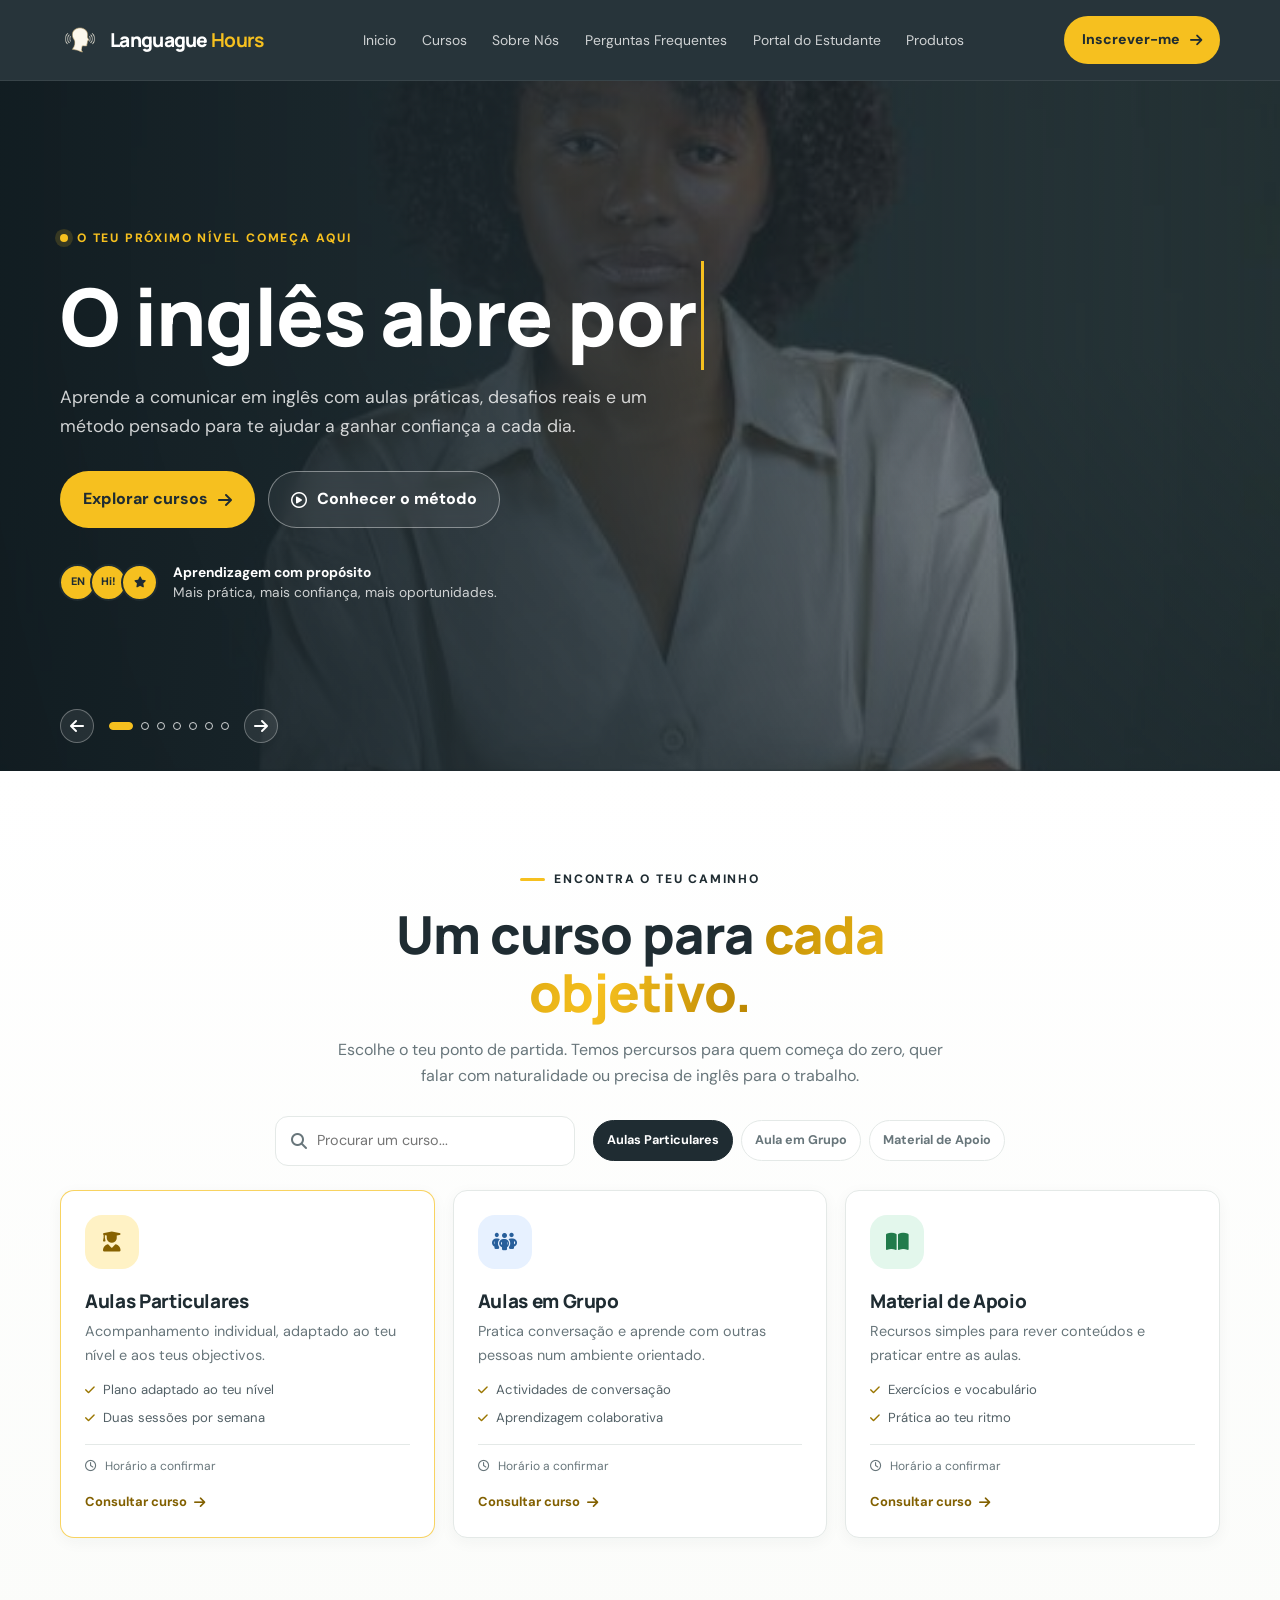
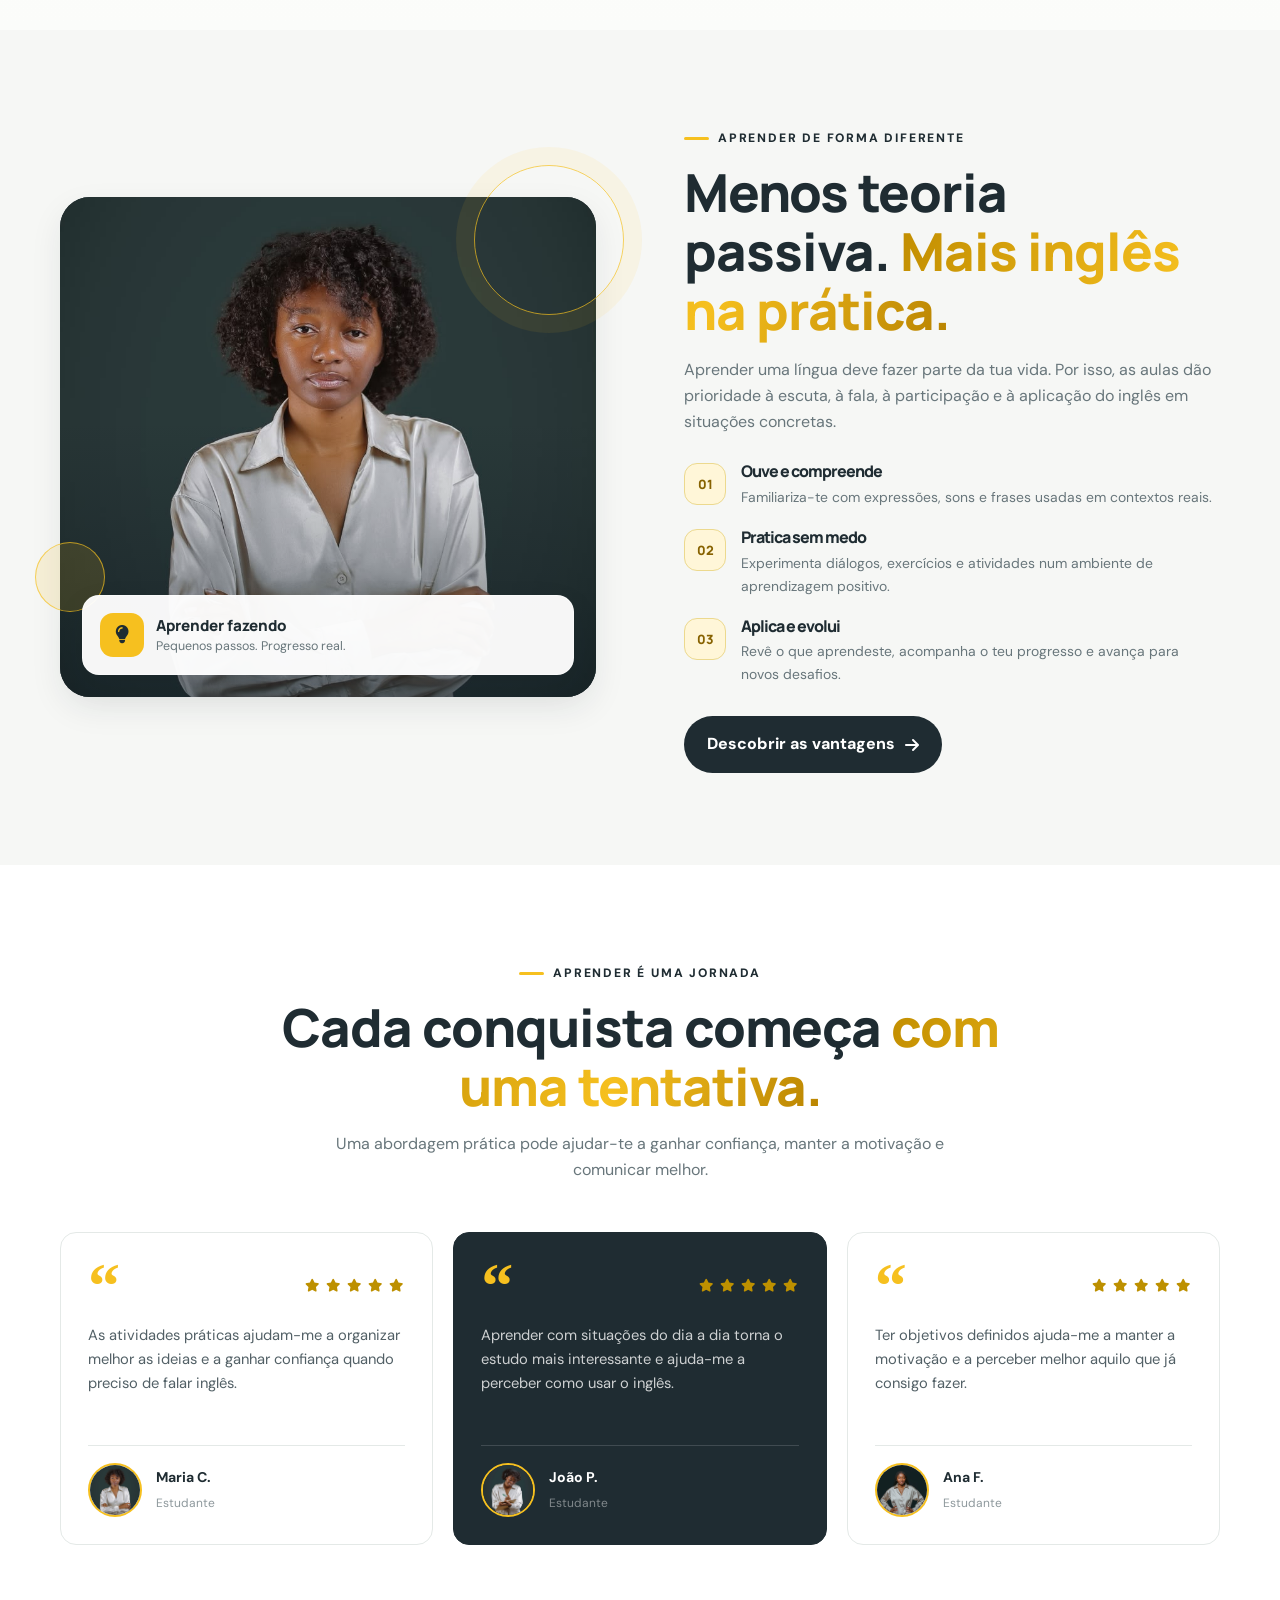
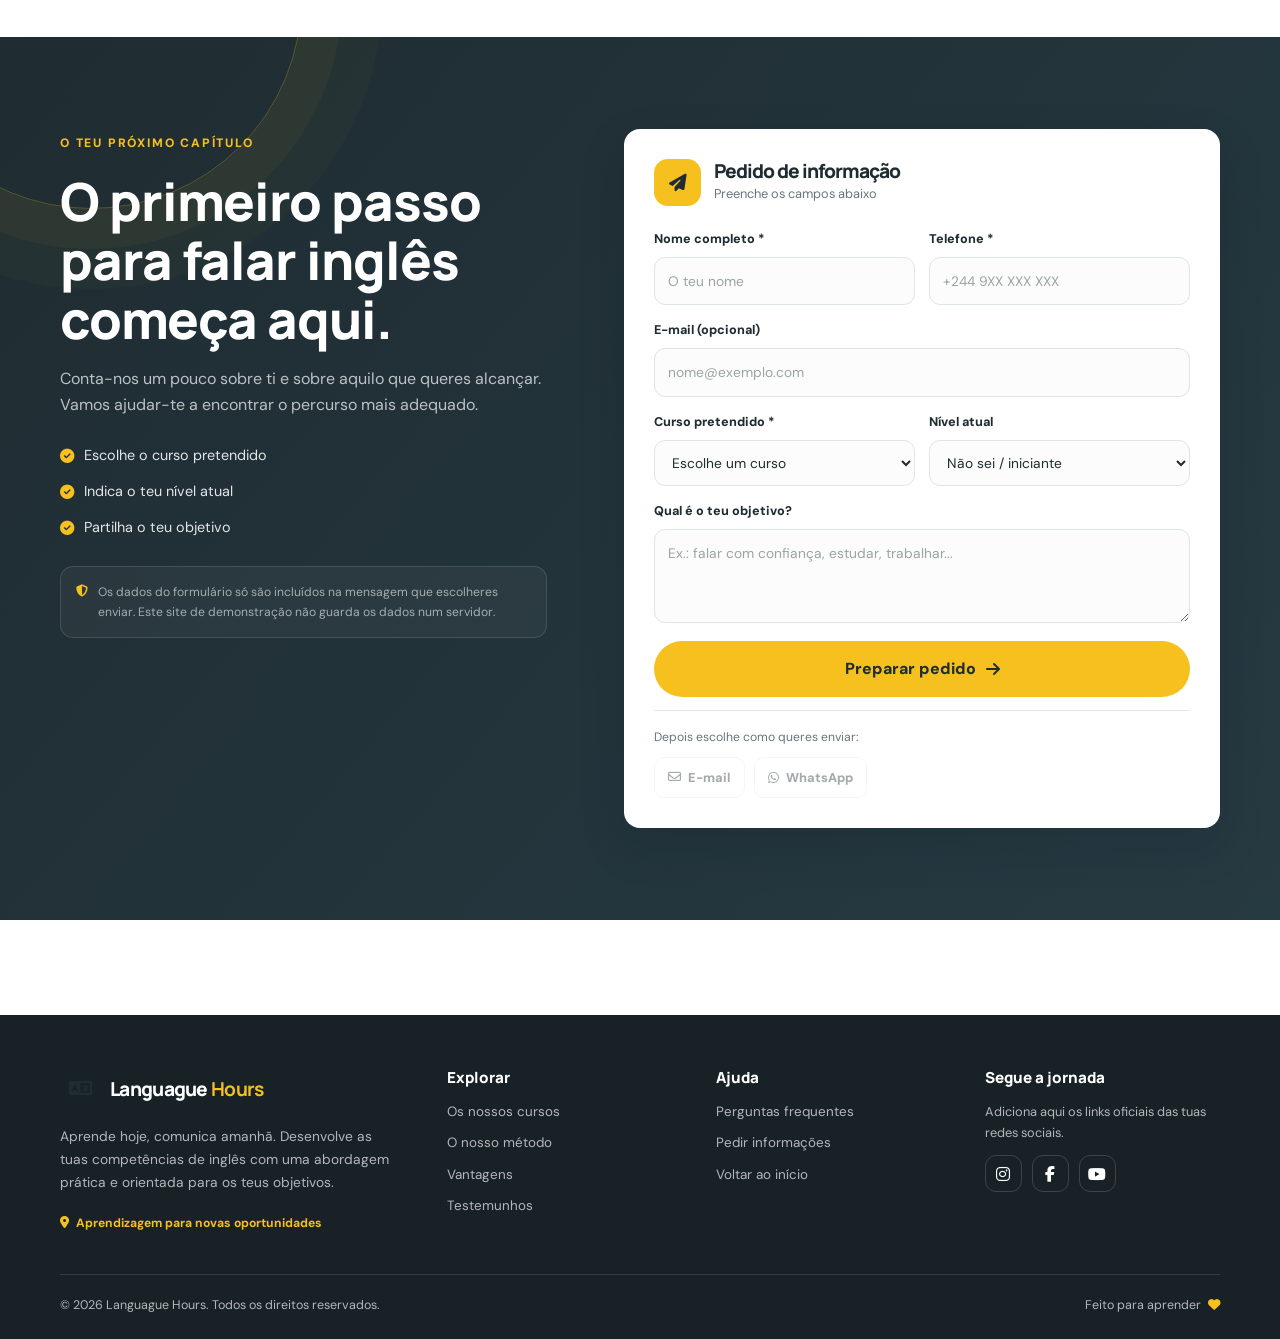
<file: index.html>
<!DOCTYPE html>
<html lang="pt">
<head>
  <meta charset="UTF-8">
  <meta name="viewport" content="width=device-width, initial-scale=1.0">
  <meta name="description" content="Aprende inglês com a Languague Hours: cursos práticos, conversação, inglês profissional e acompanhamento ao teu ritmo.">
  <meta name="theme-color" content="#1f2c32">
  <title>Languague Hours — O inglês abre portas</title>

  <link rel="preconnect" href="https://fonts.googleapis.com">
  <link rel="preconnect" href="https://fonts.gstatic.com" crossorigin>
  <link href="https://fonts.googleapis.com/css2?family=DM+Sans:wght@400;500;600;700&family=Manrope:wght@400;500;600;700;800&display=swap" rel="stylesheet">
  <link rel="stylesheet" href="https://cdnjs.cloudflare.com/ajax/libs/font-awesome/6.7.2/css/all.min.css">
  <link rel="stylesheet" href="css/style.css">
  <script src="js/script.js" defer></script>
</head>
<body>
  <a class="skip-link" href="#conteudo">Saltar para o conteúdo</a>

  <header class="header" id="inicio">
    <div class="container nav">
      <a class="brand" href="#inicio" aria-label="Languague Hours — página inicial">
        <span class="brand-mark"><img src="img/logotipo.png"></span>
        <span>Languague <b>Hours</b></span>
      </a>

      <nav class="nav-links" id="navLinks" aria-label="Navegação principal">
            <a href="#">Inicio</a> 
        <a href="Curso.html">Cursos</a> 
        <a href="Sobre.html">Sobre Nós</a>
        <a href="Perguntas-frequentes.html">Perguntas Frequentes</a>
        <a href="dashboard.html">Portal do Estudante</a> 
         <a href="Produtos.html">Produtos</a>
      </nav>

      <div class="nav-actions">
       
        <a class="btn btn-gold btn-small" href="#inscricao">Inscrever-me <i class="fa-solid fa-arrow-right" aria-hidden="true"></i></a>
        <button class="menu-toggle" id="menuToggle" type="button" aria-label="Abrir menu" aria-expanded="false" aria-controls="navLinks">
          <i class="fa-solid fa-bars" aria-hidden="true"></i>
        </button>
      </div>
    </div>
  </header>

  <main id="conteudo">
    <section class="hero" aria-labelledby="hero-title">
      <div class="hero-slides" id="heroSlides" aria-hidden="true">
        <img class="hero-slide is-active" src="img/banne.jpeg" alt="" fetchpriority="high">
        <img class="hero-slide" src="img/WhatsApp Image 2026-10-22 at 09.59.13 (1).jpeg" alt="" loading="lazy">
        <img class="hero-slide" src="img/WhatsApp Image 2026-10-22 at 09.59.13.jpeg" alt="" loading="lazy">
        <img class="hero-slide" src="img/WhatsApp Image 2026-10-22 at 09.59.16.jpeg" alt="" loading="lazy">
        <img class="hero-slide" src="img/WhatsApp Image 2026-10-22 at 09.59.17.jpeg" alt="" loading="lazy">
        <img class="hero-slide" src="img/WhatsApp Image 2026-10-22 at 09.59.33.jpeg" alt="" loading="lazy">
        <img class="hero-slide" src="img/WhatsApp Image 2026-10-22 at 11.58.40.jpeg" alt="" loading="lazy">
      </div>
      <div class="hero-overlay" aria-hidden="true"></div>

      <div class="container hero-content">
        <div class="hero-copy">
          <span class="eyebrow eyebrow-light"><span class="eyebrow-dot"></span> O teu próximo nível começa aqui</span>
          <h1 id="hero-title">O inglês abre portas. <em>Abre a tua.</em></h1>
          <p>Aprende a comunicar em inglês com aulas práticas, desafios reais e um método pensado para te ajudar a ganhar confiança a cada dia.</p>
          <div class="hero-buttons">
            <a class="btn btn-gold" href="#cursos">Explorar cursos <i class="fa-solid fa-arrow-right" aria-hidden="true"></i></a>
            <a class="btn btn-outline" href="#metodo"><i class="fa-regular fa-circle-play" aria-hidden="true"></i> Conhecer o método</a>
          </div>
          <div class="hero-proof">
            <div class="proof-icons" aria-hidden="true"><span>EN</span><span>Hi!</span><span><i class="fa-solid fa-star"></i></span></div>
            <p><strong>Aprendizagem com propósito</strong><br>Mais prática, mais confiança, mais oportunidades.</p>
          </div>
        </div>
      </div>

      

      <div class="slider-controls" aria-label="Controlos do banner">
        <button class="slider-arrow" id="prevSlide" type="button" aria-label="Imagem anterior"><i class="fa-solid fa-arrow-left"></i></button>
        <div class="slider-dots" id="sliderDots" aria-label="Escolher imagem do banner">
          <button class="slider-dot" type="button" aria-label="Mostrar imagem 1" aria-current="true" data-slide="0"></button>
          <button class="slider-dot" type="button" aria-label="Mostrar imagem 2" aria-current="false" data-slide="1"></button>
          <button class="slider-dot" type="button" aria-label="Mostrar imagem 3" aria-current="false" data-slide="2"></button>
          <button class="slider-dot" type="button" aria-label="Mostrar imagem 4" aria-current="false" data-slide="3"></button>
          <button class="slider-dot" type="button" aria-label="Mostrar imagem 5" aria-current="false" data-slide="4"></button>
          <button class="slider-dot" type="button" aria-label="Mostrar imagem 6" aria-current="false" data-slide="5"></button>
          <button class="slider-dot" type="button" aria-label="Mostrar imagem 7" aria-current="false" data-slide="6"></button>
        </div>
        <button class="slider-arrow" id="nextSlide" type="button" aria-label="Próxima imagem"><i class="fa-solid fa-arrow-right"></i></button>
      </div>
      <span class="slider-status" id="sliderStatus" aria-live="polite">Imagem 1 de 7</span>

    </section>

   

    <section class="section section-courses" id="cursos">
      <div class="container">
        <div class="section-heading reveal">
          <span class="eyebrow">Encontra o teu caminho</span>
          <h2>Um curso para <span class="text-gradient">cada objetivo.</span></h2>
          <p>Escolhe o teu ponto de partida. Temos percursos para quem começa do zero, quer falar com naturalidade ou precisa de inglês para o trabalho.</p>
        </div>

        <div class="course-tools reveal">
          <label class="search-box" for="courseSearch"><i class="fa-solid fa-magnifying-glass" aria-hidden="true"></i><input id="courseSearch" type="search" placeholder="Procurar um curso..." autocomplete="off"></label>
          <div class="filter-buttons" role="group" aria-label="Filtrar cursos">
            <button class="filter-btn active" type="button" data-filter="todos" aria-pressed="true">Aulas Particulares</button>
            <button class="filter-btn" type="button" data-filter="iniciante" aria-pressed="false">Aula em Grupo</button>
            <button class="filter-btn" type="button" data-filter="conversacao" aria-pressed="false">Material de Apoio</button>

          </div>
        </div>

       <div class="courses" id="courseGrid">
<article class="course-card featured-course reveal" data-category="particular" data-search="aulas particulares inglês personalizado conversação individual">

<div class="course-card-top"><span class="course-icon icon-gold"><i aria-hidden="true" class="fa-solid fa-user-graduate"></i></span></div>
<h3>Aulas Particulares</h3><p>Acompanhamento individual, adaptado ao teu nível e aos teus objectivos.</p>
<ul class="course-points"><li><i aria-hidden="true" class="fa-solid fa-check"></i> Plano adaptado ao teu nível</li><li><i aria-hidden="true" class="fa-solid fa-check"></i> Duas sessões por semana</li></ul>
<div class="course-meta"><i aria-hidden="true" class="fa-regular fa-clock"></i> Horário a confirmar</div>
<div class="course-bottom"><a class="text-link" data-course="Aulas Particulares" href="#inscricao">Consultar curso <i aria-hidden="true" class="fa-solid fa-arrow-right"></i></a></div>
</article>
<article class="course-card reveal" data-category="grupo" data-search="inglês em grupo aulas partilhadas conversação">
<div class="course-card-top"><span class="course-icon icon-blue"><i aria-hidden="true" class="fa-solid fa-people-group"></i></span></div>
<h3>Aulas em Grupo</h3><p>Pratica conversação e aprende com outras pessoas num ambiente orientado.</p>
<ul class="course-points"><li><i aria-hidden="true" class="fa-solid fa-check"></i> Actividades de conversação</li><li><i aria-hidden="true" class="fa-solid fa-check"></i> Aprendizagem colaborativa</li></ul>
<div class="course-meta"><i aria-hidden="true" class="fa-regular fa-clock"></i> Horário a confirmar</div>
<div class="course-bottom"><a class="text-link" data-course="Aulas em Grupo" href="#inscricao">Consultar curso <i aria-hidden="true" class="fa-solid fa-arrow-right"></i></a></div>
</article>
<article class="course-card reveal" data-category="apoio" data-search="material apoio fichas exercícios vocabulário gramática">
<div class="course-card-top"><span class="course-icon icon-green"><i aria-hidden="true" class="fa-solid fa-book-open"></i></span></div>
<h3>Material de Apoio</h3><p>Recursos simples para rever conteúdos e praticar entre as aulas.</p>
<ul class="course-points"><li><i aria-hidden="true" class="fa-solid fa-check"></i> Exercícios e vocabulário</li><li><i aria-hidden="true" class="fa-solid fa-check"></i> Prática ao teu ritmo</li></ul>
<div class="course-meta"><i aria-hidden="true" class="fa-regular fa-clock"></i> Horário a confirmar</div>
<div class="course-bottom"><a class="text-link" data-course="Material de Apoio" href="#inscricao">Consultar curso <i aria-hidden="true" class="fa-solid fa-arrow-right"></i></a></div>
</article>


         
       
   
    </section>

   

    <section class="section section-soft" id="metodo">
      <div class="container method-grid">
        <div class="method-visual reveal">
          <img src="img/WhatsApp Image 2026-10-22 at 09.59.08.jpeg" alt="Estudantes a participar numa aula de inglês" loading="lazy">
          <div class="method-badge"><span class="badge-icon"><i class="fa-solid fa-lightbulb"></i></span><span><b>Aprender fazendo</b><small>Pequenos passos. Progresso real.</small></span></div>
          <div class="decor decor-one" aria-hidden="true"></div><div class="decor decor-two" aria-hidden="true"></div>
        </div>
        <div class="method-copy reveal">
          <span class="eyebrow">Aprender de forma diferente</span>
          <h2>Menos teoria passiva. <span class="text-gradient">Mais inglês na prática.</span></h2>
          <p class="section-lead">Aprender uma língua deve fazer parte da tua vida. Por isso, as aulas dão prioridade à escuta, à fala, à participação e à aplicação do inglês em situações concretas.</p>
          <div class="method-steps">
            <div class="method-step"><span class="step-number">01</span><div><h3>Ouve e compreende</h3><p>Familiariza-te com expressões, sons e frases usadas em contextos reais.</p></div></div>
            <div class="method-step"><span class="step-number">02</span><div><h3>Pratica sem medo</h3><p>Experimenta diálogos, exercícios e atividades num ambiente de aprendizagem positivo.</p></div></div>
            <div class="method-step"><span class="step-number">03</span><div><h3>Aplica e evolui</h3><p>Revê o que aprendeste, acompanha o teu progresso e avança para novos desafios.</p></div></div>
          </div>
          <a class="btn btn-dark" href="#vantagens">Descobrir as vantagens <i class="fa-solid fa-arrow-right"></i></a>
        </div>
      </div>
    </section>

    

    <section class="section testimonials-section" id="testemunhos">
      <div class="container">
        <div class="section-heading reveal">
          <span class="eyebrow">Aprender é uma jornada</span>
          <h2>Cada conquista começa <span class="text-gradient">com uma tentativa.</span></h2>
          <p>Uma abordagem prática pode ajudar-te a ganhar confiança, manter a motivação e comunicar melhor.</p>
        </div>
        
<div class="testimonials">

  <article class="quote-card reveal">
    <div class="quote-top">
      <span class="quote-mark">“</span>
      <span class="stars" aria-label="5 estrelas">
        <i class="fa-solid fa-star"></i>
        <i class="fa-solid fa-star"></i>
        <i class="fa-solid fa-star"></i>
        <i class="fa-solid fa-star"></i>
        <i class="fa-solid fa-star"></i>
      </span>
    </div>

    <p>As atividades práticas ajudam-me a organizar melhor as ideias e a ganhar confiança quando preciso de falar inglês.</p>

    <div class="person">
      <img src="img/WhatsApp Image 2026-10-22 at 09.59.08.jpeg" alt="Fotografia de Maria C." class="person-photo">
      <span>
        <b>Maria C.</b>
        <small>Estudante</small>
      </span>
    </div>
  </article>

  <article class="quote-card quote-featured reveal">
    <div class="quote-top">
      <span class="quote-mark">“</span>
      <span class="stars" aria-label="5 estrelas">
        <i class="fa-solid fa-star"></i>
        <i class="fa-solid fa-star"></i>
        <i class="fa-solid fa-star"></i>
        <i class="fa-solid fa-star"></i>
        <i class="fa-solid fa-star"></i>
      </span>
    </div>

    <p>Aprender com situações do dia a dia torna o estudo mais interessante e ajuda-me a perceber como usar o inglês.</p>

    <div class="person">
      <img src="img/WhatsApp Image 2026-10-22 at 09.59.16.jpeg" alt="Fotografia de João P." class="person-photo">
      <span>
        <b>João P.</b>
        <small>Estudante</small>
      </span>
    </div>
  </article>

  <article class="quote-card reveal">
    <div class="quote-top">
      <span class="quote-mark">“</span>
      <span class="stars" aria-label="5 estrelas">
        <i class="fa-solid fa-star"></i>
        <i class="fa-solid fa-star"></i>
        <i class="fa-solid fa-star"></i>
        <i class="fa-solid fa-star"></i>
        <i class="fa-solid fa-star"></i>
      </span>
    </div>

    <p>Ter objetivos definidos ajuda-me a manter a motivação e a perceber melhor aquilo que já consigo fazer.</p>

    <div class="person">
     <img src="img/WhatsApp Image 2026-10-22 at 09.59.22.jpeg" alt="Fotografia de João P." class="person-photo">
      <span>
        <b>Ana F.</b>
        <small>Estudante</small>
      </span>
    </div>
  </article>

</div>

    </section>

   

    <section class="section enrollment-section" id="inscricao">
      <div class="container enrollment-grid">
        <div class="enrollment-copy reveal">
          <span class="eyebrow eyebrow-light">O teu próximo capítulo</span>
          <h2>O primeiro passo para falar inglês começa aqui.</h2>
          <p>Conta-nos um pouco sobre ti e sobre aquilo que queres alcançar. Vamos ajudar-te a encontrar o percurso mais adequado.</p>
          <div class="enrollment-points"><span><i class="fa-solid fa-check-circle"></i> Escolhe o curso pretendido</span><span><i class="fa-solid fa-check-circle"></i> Indica o teu nível atual</span><span><i class="fa-solid fa-check-circle"></i> Partilha o teu objetivo</span></div>
          <div class="enrollment-note"><i class="fa-solid fa-shield-halved"></i><span>Os dados do formulário só são incluídos na mensagem que escolheres enviar. Este site de demonstração não guarda os dados num servidor.</span></div>
        </div>
        <form class="enrollment-form reveal" id="enrollmentForm">
          <div class="form-heading"><span class="form-icon"><i class="fa-solid fa-paper-plane"></i></span><div><h3>Pedido de informação</h3><p>Preenche os campos abaixo</p></div></div>
          <div class="form-row">
            <div class="form-field"><label for="studentName">Nome completo *</label><input id="studentName" name="studentName" type="text" placeholder="O teu nome" required minlength="2" autocomplete="name"></div>
            <div class="form-field"><label for="studentPhone">Telefone *</label><input id="studentPhone" name="studentPhone" type="tel" placeholder="+244 9XX XXX XXX" required autocomplete="tel"></div>
          </div>
          <div class="form-field"><label for="studentEmail">E-mail (opcional)</label><input id="studentEmail" name="studentEmail" type="email" placeholder="nome@exemplo.com" autocomplete="email"></div>
          <div class="form-row">
            <div class="form-field"><label for="studentCourse">Curso pretendido *</label><select id="studentCourse" name="studentCourse" required><option value="">Escolhe um curso</option><option>Inglês para iniciantes</option><option>Conversação e fluência</option><option>Inglês profissional</option><option>Inglês para viagens</option><option>Inglês académico</option><option>Aulas personalizadas</option><option>Preciso de orientação</option></select></div>
            <div class="form-field"><label for="studentLevel">Nível atual</label><select id="studentLevel" name="studentLevel"><option>Não sei / iniciante</option><option>Básico</option><option>Intermédio</option><option>Avançado</option></select></div>
          </div>
          <div class="form-field"><label for="studentGoal">Qual é o teu objetivo?</label><textarea id="studentGoal" name="studentGoal" rows="3" placeholder="Ex.: falar com confiança, estudar, trabalhar..."></textarea></div>
          <button class="btn btn-gold form-submit" type="submit">Preparar pedido <i class="fa-solid fa-arrow-right"></i></button>
          <p class="form-feedback" id="formFeedback" role="status" aria-live="polite"></p>
          <div class="form-alternatives"><span>Depois escolhe como queres enviar:</span><div><button class="send-option" type="button" id="sendEmail" disabled><i class="fa-regular fa-envelope"></i> E-mail</button><button class="send-option" type="button" id="sendWhatsApp" disabled><i class="fa-brands fa-whatsapp"></i> WhatsApp</button></div></div>
        </form>
      </div>
    </section>

  
  </main>

<footer class="footer" id="contacto">
    <div class="container">
      <div class="footer-top">
        <div class="footer-about"><a class="brand footer-brand" href="#inicio"><span class="brand-mark"><i class="fa-solid fa-language"></i></span><span>Languague <b>Hours</b></span></a><p>Aprende hoje, comunica amanhã. Desenvolve as tuas competências de inglês com uma abordagem prática e orientada para os teus objetivos.</p><div class="footer-badge"><i class="fa-solid fa-location-dot"></i> Aprendizagem para novas oportunidades</div></div>
        <div class="footer-col"><h3>Explorar</h3><a href="#cursos">Os nossos cursos</a><a href="#metodo">O nosso método</a><a href="#vantagens">Vantagens</a><a href="#testemunhos">Testemunhos</a></div>
        <div class="footer-col"><h3>Ajuda</h3><a href="#faq">Perguntas frequentes</a><a href="#inscricao">Pedir informações</a><a href="#inicio">Voltar ao início</a></div>
        <div class="footer-col"><h3>Segue a jornada</h3><p class="footer-social-copy">Adiciona aqui os links oficiais das tuas redes sociais.</p><div class="socials"><a href="#" aria-label="Instagram — adicionar link" data-placeholder-link><i class="fa-brands fa-instagram"></i></a><a href="#" aria-label="Facebook — adicionar link" data-placeholder-link><i class="fa-brands fa-facebook-f"></i></a><a href="#" aria-label="YouTube — adicionar link" data-placeholder-link><i class="fa-brands fa-youtube"></i></a></div></div>
      </div>
      <div class="footer-bottom"><span>© <span id="year"></span> Languague Hours. Todos os direitos reservados.</span><a href="#inicio">Feito para aprender <i class="fa-solid fa-heart"></i></a></div>
    </div>
  </footer>

  <button class="back-to-top" id="backToTop" type="button" aria-label="Voltar ao topo"><i class="fa-solid fa-arrow-up"></i></button>
  <div class="toast" id="toast" role="status" aria-live="polite"></div>
</body>
</html>
</file>
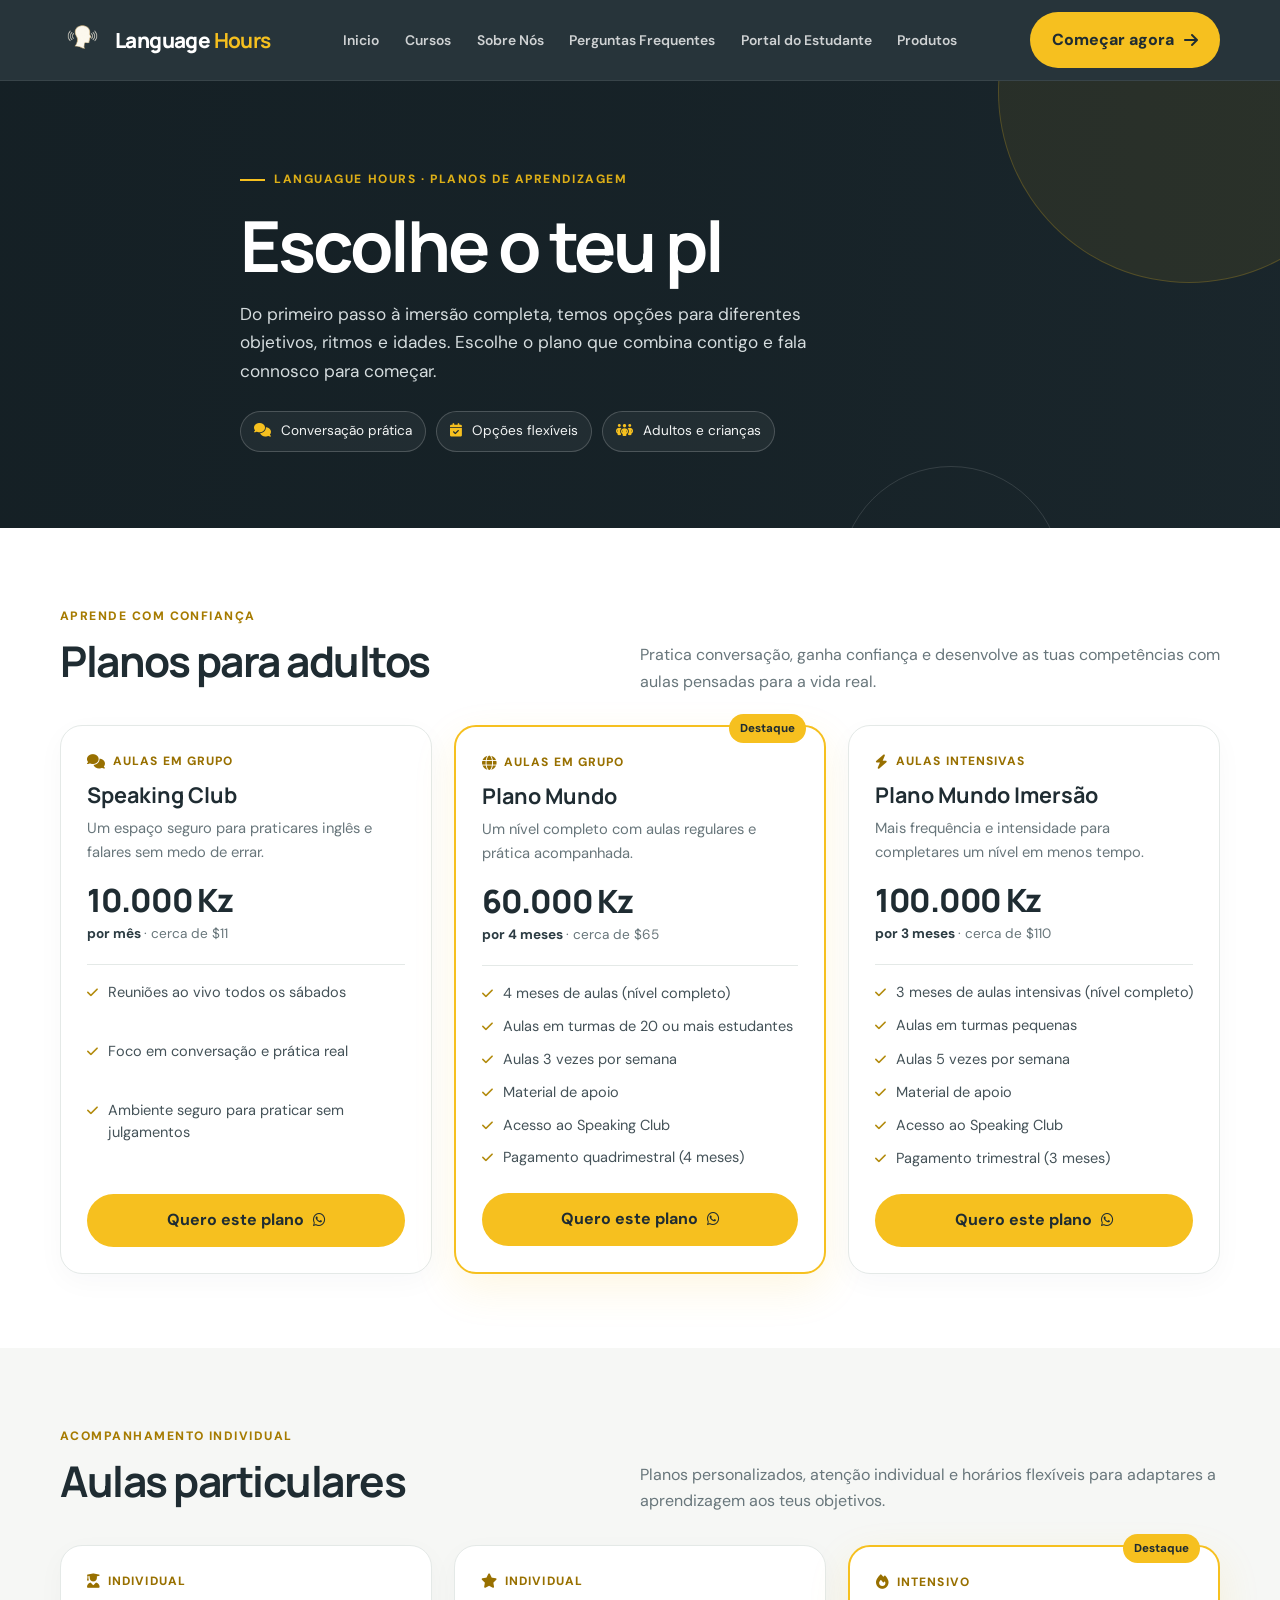
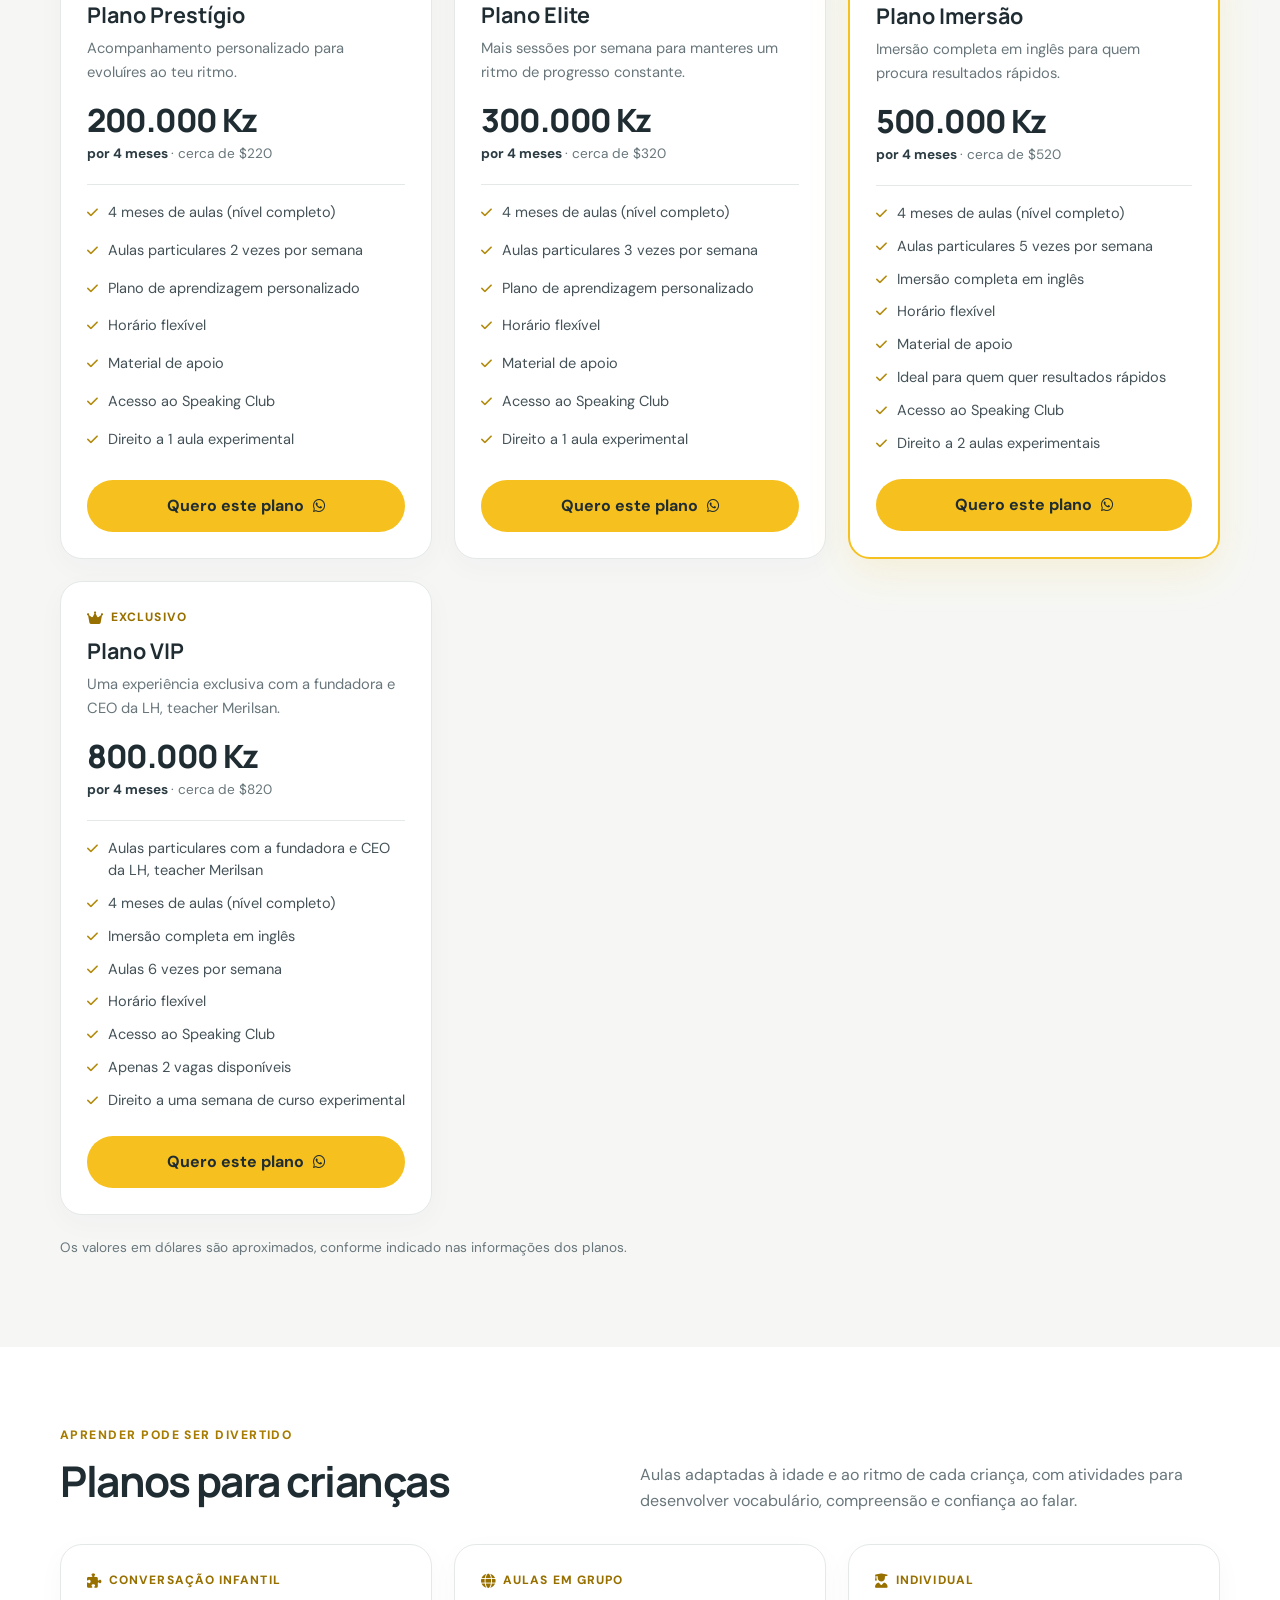
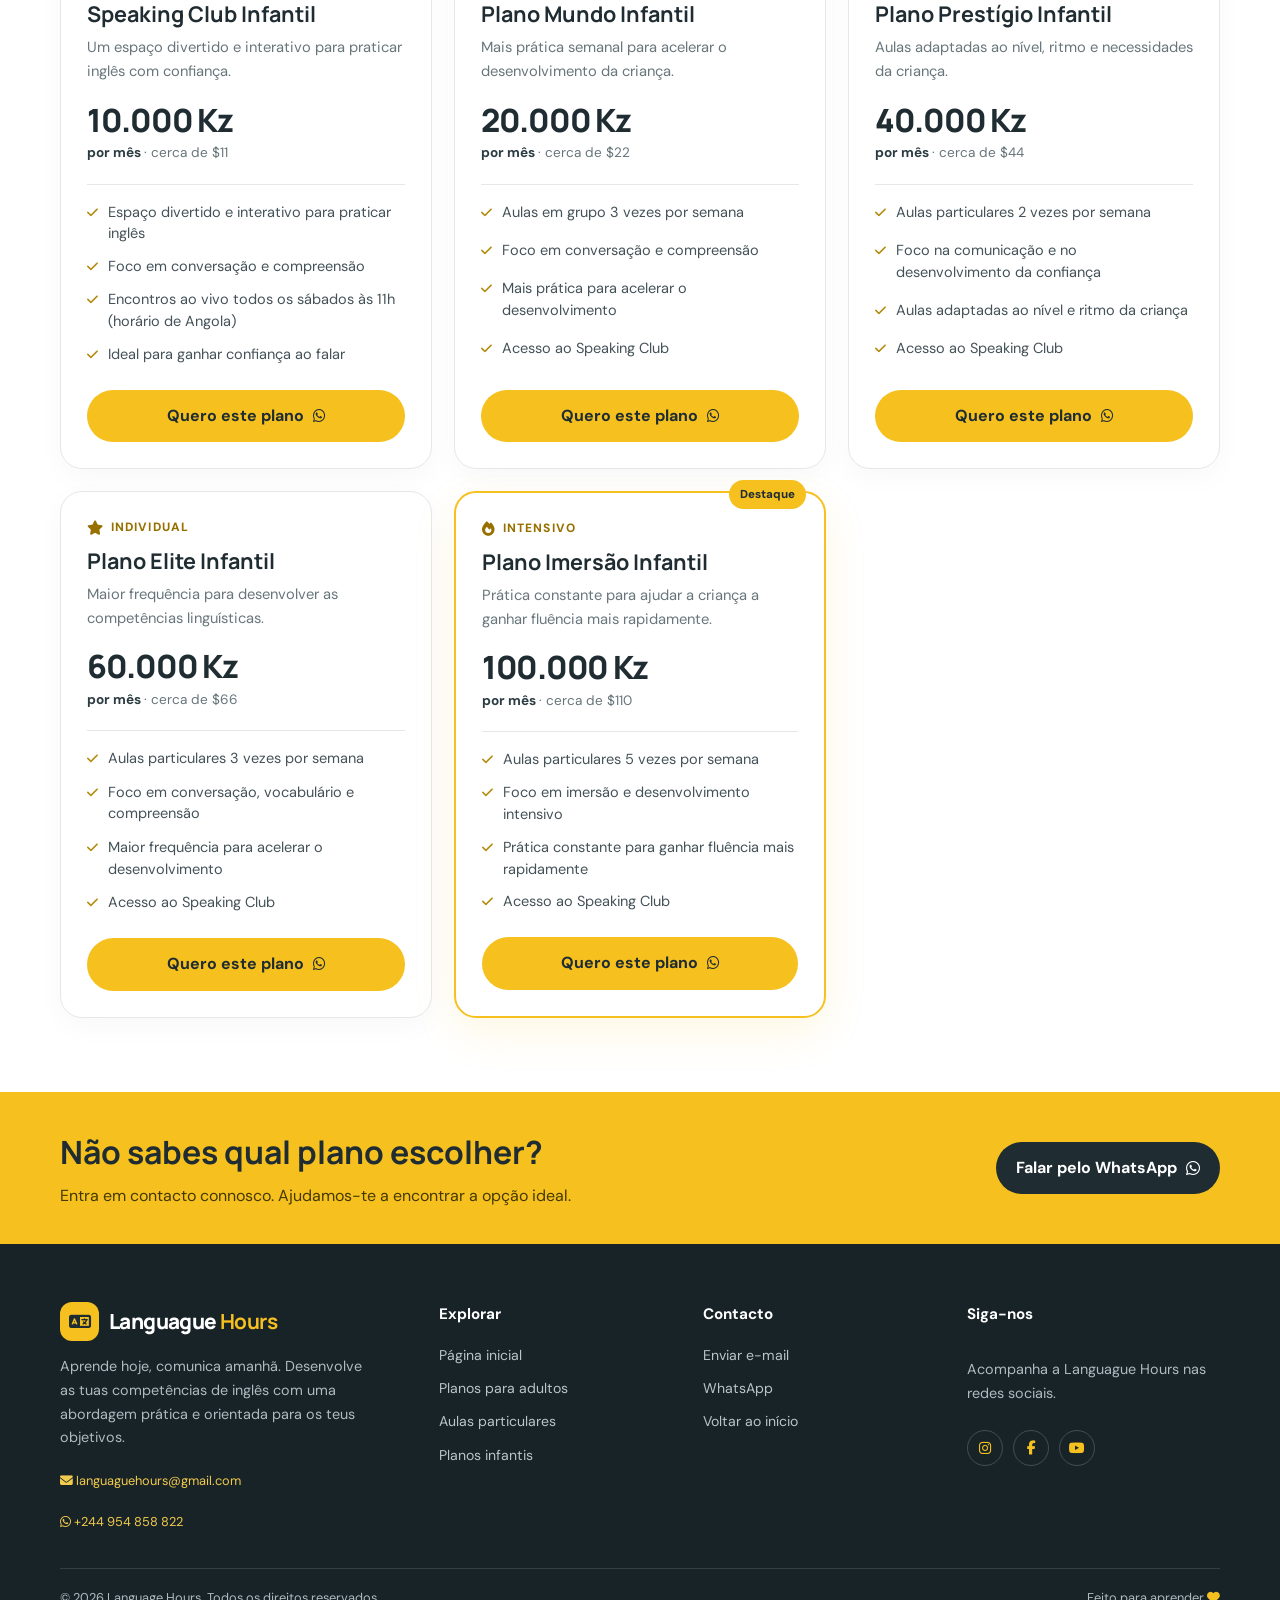
<file: Curso.html>
<!DOCTYPE html>
<html lang="pt">
 <head>
  <meta charset="utf-8"/>
  <meta content="width=device-width, initial-scale=1.0" name="viewport"/>
  <meta content="Conhece os planos de inglês para adultos e crianças da Languague Hours." name="description"/>
  <meta content="#1f2c32" name="theme-color"/>
  <title>
   Planos e Cursos — Languague Hours
  </title>
  <link href="https://fonts.googleapis.com" rel="preconnect"/>
  <link crossorigin="" href="https://fonts.gstatic.com" rel="preconnect"/>
  <link href="https://fonts.googleapis.com/css2?family=DM+Sans:wght@400;500;600;700&amp;family=Manrope:wght@400;500;600;700;800&amp;display=swap" rel="stylesheet"/>
  <link href="https://cdnjs.cloudflare.com/ajax/libs/font-awesome/6.7.2/css/all.min.css" rel="stylesheet"/>
 <link rel="stylesheet" href="css/curso.css">
 </head>
 <body>
<header class="header" id="inicio">
    <div class="container nav">
        <a aria-label="Language Hours, página inicial"
           class="brand"
           href="home.html#inicio">

            <img src="img/logotipo.png"
                 alt="Language Hours"
                 class="brand-logo">

            <span>
                Language <b>Hours</b>
            </span>

        </a>
    <nav aria-label="Navegação principal" class="nav-links" id="navLinks">
     <a href="index.html">
      Inicio
     </a>
     <a href="Curso.html">
      Cursos
     </a>
     <a href="Sobre.html">
      Sobre Nós
     </a>
     <a href="Perguntas-frequentes.html">
      Perguntas Frequentes
     </a>
     <a href="dashboard.html">
      Portal do Estudante
     </a>
     <a href="Produtos.html">
      Produtos
     </a>
    </nav>
    <div class="nav-actions">
    
     <a class="btn btn-gold" href="#contacto">
      Começar agora
      <i aria-hidden="true" class="fa-solid fa-arrow-right">
      </i>
     </a>
     <button aria-controls="navLinks" aria-expanded="false" aria-label="Abrir menu" class="menu-toggle" id="menuToggle" type="button">
      <i aria-hidden="true" class="fa-solid fa-bars">
      </i>
     </button>
    </div>
   </div>
  </header>
  <main>
   <section class="plans-hero plans-video-banner" aria-label="Banner de apresentação Languague Hours">
    <!-- Slides de vídeo do banner: coloque os seus MP4 na pasta video/ com estes nomes. -->
    <div class="plans-video-slides" id="plansVideoSlides" aria-hidden="true">
     <video class="plans-video-slide is-active" muted playsinline preload="metadata" autoplay src="video/16077069_3840_2160_30fps.mp4"></video>
     <video class="plans-video-slide" muted playsinline preload="metadata" src="video/17176357_1920_1080_50fps.mp4"></video>
     <video class="plans-video-slide" muted playsinline preload="metadata" src="video/8108609-uhd_4096_2160_25fps.mp4"></video>
     <video class="plans-video-slide" muted playsinline preload="metadata" src="video/16077069_3840_2160_30fps.mp4"></video>
     <video class="plans-video-slide" muted playsinline preload="metadata" src="video/17176357_1920_1080_50fps.mp4"></video>
    </div>
    <div class="plans-video-overlay" aria-hidden="true"></div>
    <div class="container hero-inner">
     <span class="eyebrow">
      Languague Hours · Planos de aprendizagem
     </span>
     <h1 id="plansTypingTitle" aria-label="Escolhe o teu plano. Começa a falar inglês.">
      <span id="plansTypingFirst"></span>
      <br/>
      <em id="plansTypingSecond"></em>
     </h1>
     <p>
      Do primeiro passo à imersão completa, temos opções para diferentes objetivos, ritmos e idades. Escolhe o plano que combina contigo e fala connosco para começar.
     </p>
     <div class="hero-pills">
      <span>
       <i class="fa-solid fa-comments">
       </i>
       Conversação prática
      </span>
      <span>
       <i class="fa-solid fa-calendar-check">
       </i>
       Opções flexíveis
      </span>
      <span>
       <i class="fa-solid fa-people-group">
       </i>
       Adultos e crianças
      </span>
     </div>
    </div>
   </section>
   <section class="section" id="adultos">
    <div class="container">
     <div class="section-heading">
      <div>
       <span class="section-kicker">
        Aprende com confiança
       </span>
       <h2>
        Planos para adultos
       </h2>
      </div>
      <p>
       Pratica conversação, ganha confiança e desenvolve as tuas competências com aulas pensadas para a vida real.
      </p>
     </div>
     <div class="plan-grid">
      <article class="plan-card">
       <span class="plan-label">
        <i class="fa-solid fa-comments">
        </i>
        Aulas em grupo
       </span>
       <h3>
        Speaking Club
       </h3>
       <p class="plan-description">
        Um espaço seguro para praticares inglês e falares sem medo de errar.
       </p>
       <p class="price">
        10.000 Kz
       </p>
       <div class="price-period">
        <strong>
         por mês
        </strong>
        · cerca de $11
       </div>
       <div class="plan-divider">
       </div>
       <ul class="features">
        <li>
         <i class="fa-solid fa-check">
         </i>
         <span>
          Reuniões ao vivo todos os sábados
         </span>
        </li>
        <li>
         <i class="fa-solid fa-check">
         </i>
         <span>
          Foco em conversação e prática real
         </span>
        </li>
        <li>
         <i class="fa-solid fa-check">
         </i>
         <span>
          Ambiente seguro para praticar sem julgamentos
         </span>
        </li>
       </ul>
       <a class="btn plan-button" href="https://wa.me/244954858822?text=Ol%C3%A1%2C%20quero%20inscrever-me%20no%20Speaking%20Club%20para%20adultos.">
        Quero este plano
        <i class="fa-brands fa-whatsapp">
        </i>
       </a>
      </article>
      <article class="plan-card featured">
       <span class="plan-label">
        <i class="fa-solid fa-globe">
        </i>
        Aulas em grupo
       </span>
       <h3>
        Plano Mundo
       </h3>
       <p class="plan-description">
        Um nível completo com aulas regulares e prática acompanhada.
       </p>
       <p class="price">
        60.000 Kz
       </p>
       <div class="price-period">
        <strong>
         por 4 meses
        </strong>
        · cerca de $65
       </div>
       <div class="plan-divider">
       </div>
       <ul class="features">
        <li>
         <i class="fa-solid fa-check">
         </i>
         <span>
          4 meses de aulas (nível completo)
         </span>
        </li>
        <li>
         <i class="fa-solid fa-check">
         </i>
         <span>
          Aulas em turmas de 20 ou mais estudantes
         </span>
        </li>
        <li>
         <i class="fa-solid fa-check">
         </i>
         <span>
          Aulas 3 vezes por semana
         </span>
        </li>
        <li>
         <i class="fa-solid fa-check">
         </i>
         <span>
          Material de apoio
         </span>
        </li>
        <li>
         <i class="fa-solid fa-check">
         </i>
         <span>
          Acesso ao Speaking Club
         </span>
        </li>
        <li>
         <i class="fa-solid fa-check">
         </i>
         <span>
          Pagamento quadrimestral (4 meses)
         </span>
        </li>
       </ul>
       <a class="btn plan-button" href="https://wa.me/244954858822?text=Ol%C3%A1%2C%20quero%20inscrever-me%20no%20Plano%20Mundo%20para%20adultos.">
        Quero este plano
        <i class="fa-brands fa-whatsapp">
        </i>
       </a>
      </article>
      <article class="plan-card">
       <span class="plan-label">
        <i class="fa-solid fa-bolt">
        </i>
        Aulas intensivas
       </span>
       <h3>
        Plano Mundo Imersão
       </h3>
       <p class="plan-description">
        Mais frequência e intensidade para completares um nível em menos tempo.
       </p>
       <p class="price">
        100.000 Kz
       </p>
       <div class="price-period">
        <strong>
         por 3 meses
        </strong>
        · cerca de $110
       </div>
       <div class="plan-divider">
       </div>
       <ul class="features">
        <li>
         <i class="fa-solid fa-check">
         </i>
         <span>
          3 meses de aulas intensivas (nível completo)
         </span>
        </li>
        <li>
         <i class="fa-solid fa-check">
         </i>
         <span>
          Aulas em turmas pequenas
         </span>
        </li>
        <li>
         <i class="fa-solid fa-check">
         </i>
         <span>
          Aulas 5 vezes por semana
         </span>
        </li>
        <li>
         <i class="fa-solid fa-check">
         </i>
         <span>
          Material de apoio
         </span>
        </li>
        <li>
         <i class="fa-solid fa-check">
         </i>
         <span>
          Acesso ao Speaking Club
         </span>
        </li>
        <li>
         <i class="fa-solid fa-check">
         </i>
         <span>
          Pagamento trimestral (3 meses)
         </span>
        </li>
       </ul>
       <a class="btn plan-button" href="https://wa.me/244954858822?text=Ol%C3%A1%2C%20quero%20inscrever-me%20no%20Plano%20Mundo%20Imers%C3%A3o.">
        Quero este plano
        <i class="fa-brands fa-whatsapp">
        </i>
       </a>
      </article>
     </div>
    </div>
   </section>
   <section class="section section-soft" id="particulares">
    <div class="container">
     <div class="section-heading">
      <div>
       <span class="section-kicker">
        Acompanhamento individual
       </span>
       <h2>
        Aulas particulares
       </h2>
      </div>
      <p>
       Planos personalizados, atenção individual e horários flexíveis para adaptares a aprendizagem aos teus objetivos.
      </p>
     </div>
     <div class="plan-grid">
      <article class="plan-card">
       <span class="plan-label">
        <i class="fa-solid fa-user-graduate">
        </i>
        Individual
       </span>
       <h3>
        Plano Prestígio
       </h3>
       <p class="plan-description">
        Acompanhamento personalizado para evoluíres ao teu ritmo.
       </p>
       <p class="price">
        200.000 Kz
       </p>
       <div class="price-period">
        <strong>
         por 4 meses
        </strong>
        · cerca de $220
       </div>
       <div class="plan-divider">
       </div>
       <ul class="features">
        <li>
         <i class="fa-solid fa-check">
         </i>
         <span>
          4 meses de aulas (nível completo)
         </span>
        </li>
        <li>
         <i class="fa-solid fa-check">
         </i>
         <span>
          Aulas particulares 2 vezes por semana
         </span>
        </li>
        <li>
         <i class="fa-solid fa-check">
         </i>
         <span>
          Plano de aprendizagem personalizado
         </span>
        </li>
        <li>
         <i class="fa-solid fa-check">
         </i>
         <span>
          Horário flexível
         </span>
        </li>
        <li>
         <i class="fa-solid fa-check">
         </i>
         <span>
          Material de apoio
         </span>
        </li>
        <li>
         <i class="fa-solid fa-check">
         </i>
         <span>
          Acesso ao Speaking Club
         </span>
        </li>
        <li>
         <i class="fa-solid fa-check">
         </i>
         <span>
          Direito a 1 aula experimental
         </span>
        </li>
       </ul>
       <a class="btn plan-button" href="https://wa.me/244954858822?text=Ol%C3%A1%2C%20quero%20o%20Plano%20Prest%C3%ADgio%20de%20aulas%20particulares.">
        Quero este plano
        <i class="fa-brands fa-whatsapp">
        </i>
       </a>
      </article>
      <article class="plan-card">
       <span class="plan-label">
        <i class="fa-solid fa-star">
        </i>
        Individual
       </span>
       <h3>
        Plano Elite
       </h3>
       <p class="plan-description">
        Mais sessões por semana para manteres um ritmo de progresso constante.
       </p>
       <p class="price">
        300.000 Kz
       </p>
       <div class="price-period">
        <strong>
         por 4 meses
        </strong>
        · cerca de $320
       </div>
       <div class="plan-divider">
       </div>
       <ul class="features">
        <li>
         <i class="fa-solid fa-check">
         </i>
         <span>
          4 meses de aulas (nível completo)
         </span>
        </li>
        <li>
         <i class="fa-solid fa-check">
         </i>
         <span>
          Aulas particulares 3 vezes por semana
         </span>
        </li>
        <li>
         <i class="fa-solid fa-check">
         </i>
         <span>
          Plano de aprendizagem personalizado
         </span>
        </li>
        <li>
         <i class="fa-solid fa-check">
         </i>
         <span>
          Horário flexível
         </span>
        </li>
        <li>
         <i class="fa-solid fa-check">
         </i>
         <span>
          Material de apoio
         </span>
        </li>
        <li>
         <i class="fa-solid fa-check">
         </i>
         <span>
          Acesso ao Speaking Club
         </span>
        </li>
        <li>
         <i class="fa-solid fa-check">
         </i>
         <span>
          Direito a 1 aula experimental
         </span>
        </li>
       </ul>
       <a class="btn plan-button" href="https://wa.me/244954858822?text=Ol%C3%A1%2C%20quero%20o%20Plano%20Elite%20de%20aulas%20particulares.">
        Quero este plano
        <i class="fa-brands fa-whatsapp">
        </i>
       </a>
      </article>
      <article class="plan-card featured">
       <span class="plan-label">
        <i class="fa-solid fa-fire">
        </i>
        Intensivo
       </span>
       <h3>
        Plano Imersão
       </h3>
       <p class="plan-description">
        Imersão completa em inglês para quem procura resultados rápidos.
       </p>
       <p class="price">
        500.000 Kz
       </p>
       <div class="price-period">
        <strong>
         por 4 meses
        </strong>
        · cerca de $520
       </div>
       <div class="plan-divider">
       </div>
       <ul class="features">
        <li>
         <i class="fa-solid fa-check">
         </i>
         <span>
          4 meses de aulas (nível completo)
         </span>
        </li>
        <li>
         <i class="fa-solid fa-check">
         </i>
         <span>
          Aulas particulares 5 vezes por semana
         </span>
        </li>
        <li>
         <i class="fa-solid fa-check">
         </i>
         <span>
          Imersão completa em inglês
         </span>
        </li>
        <li>
         <i class="fa-solid fa-check">
         </i>
         <span>
          Horário flexível
         </span>
        </li>
        <li>
         <i class="fa-solid fa-check">
         </i>
         <span>
          Material de apoio
         </span>
        </li>
        <li>
         <i class="fa-solid fa-check">
         </i>
         <span>
          Ideal para quem quer resultados rápidos
         </span>
        </li>
        <li>
         <i class="fa-solid fa-check">
         </i>
         <span>
          Acesso ao Speaking Club
         </span>
        </li>
        <li>
         <i class="fa-solid fa-check">
         </i>
         <span>
          Direito a 2 aulas experimentais
         </span>
        </li>
       </ul>
       <a class="btn plan-button" href="https://wa.me/244954858822?text=Ol%C3%A1%2C%20quero%20o%20Plano%20Imers%C3%A3o%20de%20aulas%20particulares.">
        Quero este plano
        <i class="fa-brands fa-whatsapp">
        </i>
       </a>
      </article>
      <article class="plan-card">
       <span class="plan-label">
        <i class="fa-solid fa-crown">
        </i>
        Exclusivo
       </span>
       <h3>
        Plano VIP
       </h3>
       <p class="plan-description">
        Uma experiência exclusiva com a fundadora e CEO da LH, teacher Merilsan.
       </p>
       <p class="price">
        800.000 Kz
       </p>
       <div class="price-period">
        <strong>
         por 4 meses
        </strong>
        · cerca de $820
       </div>
       <div class="plan-divider">
       </div>
       <ul class="features">
        <li>
         <i class="fa-solid fa-check">
         </i>
         <span>
          Aulas particulares com a fundadora e CEO da LH, teacher Merilsan
         </span>
        </li>
        <li>
         <i class="fa-solid fa-check">
         </i>
         <span>
          4 meses de aulas (nível completo)
         </span>
        </li>
        <li>
         <i class="fa-solid fa-check">
         </i>
         <span>
          Imersão completa em inglês
         </span>
        </li>
        <li>
         <i class="fa-solid fa-check">
         </i>
         <span>
          Aulas 6 vezes por semana
         </span>
        </li>
        <li>
         <i class="fa-solid fa-check">
         </i>
         <span>
          Horário flexível
         </span>
        </li>
        <li>
         <i class="fa-solid fa-check">
         </i>
         <span>
          Acesso ao Speaking Club
         </span>
        </li>
        <li>
         <i class="fa-solid fa-check">
         </i>
         <span>
          Apenas 2 vagas disponíveis
         </span>
        </li>
        <li>
         <i class="fa-solid fa-check">
         </i>
         <span>
          Direito a uma semana de curso experimental
         </span>
        </li>
       </ul>
       <a class="btn plan-button" href="https://wa.me/244954858822?text=Ol%C3%A1%2C%20quero%20mais%20informa%C3%A7%C3%B5es%20sobre%20o%20Plano%20VIP.">
        Quero este plano
        <i class="fa-brands fa-whatsapp">
        </i>
       </a>
      </article>
     </div>
     <p class="section-note">
      Os valores em dólares são aproximados, conforme indicado nas informações dos planos.
     </p>
    </div>
   </section>
   <section class="section" id="criancas">
    <div class="container">
     <div class="section-heading">
      <div>
       <span class="section-kicker">
        Aprender pode ser divertido
       </span>
       <h2>
        Planos para crianças
       </h2>
      </div>
      <p>
       Aulas adaptadas à idade e ao ritmo de cada criança, com atividades para desenvolver vocabulário, compreensão e confiança ao falar.
      </p>
     </div>
     <div class="plan-grid">
      <article class="plan-card">
       <span class="plan-label">
        <i class="fa-solid fa-puzzle-piece">
        </i>
        Conversação infantil
       </span>
       <h3>
        Speaking Club Infantil
       </h3>
       <p class="plan-description">
        Um espaço divertido e interativo para praticar inglês com confiança.
       </p>
       <p class="price">
        10.000 Kz
       </p>
       <div class="price-period">
        <strong>
         por mês
        </strong>
        · cerca de $11
       </div>
       <div class="plan-divider">
       </div>
       <ul class="features">
        <li>
         <i class="fa-solid fa-check">
         </i>
         <span>
          Espaço divertido e interativo para praticar inglês
         </span>
        </li>
        <li>
         <i class="fa-solid fa-check">
         </i>
         <span>
          Foco em conversação e compreensão
         </span>
        </li>
        <li>
         <i class="fa-solid fa-check">
         </i>
         <span>
          Encontros ao vivo todos os sábados às 11h (horário de Angola)
         </span>
        </li>
        <li>
         <i class="fa-solid fa-check">
         </i>
         <span>
          Ideal para ganhar confiança ao falar
         </span>
        </li>
       </ul>
       <a class="btn plan-button" href="https://wa.me/244954858822?text=Ol%C3%A1%2C%20quero%20inscrever%20uma%20crian%C3%A7a%20no%20Speaking%20Club%20Infantil.">
        Quero este plano
        <i class="fa-brands fa-whatsapp">
        </i>
       </a>
      </article>
      <article class="plan-card">
       <span class="plan-label">
        <i class="fa-solid fa-globe">
        </i>
        Aulas em grupo
       </span>
       <h3>
        Plano Mundo Infantil
       </h3>
       <p class="plan-description">
        Mais prática semanal para acelerar o desenvolvimento da criança.
       </p>
       <p class="price">
        20.000 Kz
       </p>
       <div class="price-period">
        <strong>
         por mês
        </strong>
        · cerca de $22
       </div>
       <div class="plan-divider">
       </div>
       <ul class="features">
        <li>
         <i class="fa-solid fa-check">
         </i>
         <span>
          Aulas em grupo 3 vezes por semana
         </span>
        </li>
        <li>
         <i class="fa-solid fa-check">
         </i>
         <span>
          Foco em conversação e compreensão
         </span>
        </li>
        <li>
         <i class="fa-solid fa-check">
         </i>
         <span>
          Mais prática para acelerar o desenvolvimento
         </span>
        </li>
        <li>
         <i class="fa-solid fa-check">
         </i>
         <span>
          Acesso ao Speaking Club
         </span>
        </li>
       </ul>
       <a class="btn plan-button" href="https://wa.me/244954858822?text=Ol%C3%A1%2C%20quero%20o%20Plano%20Mundo%20Infantil.">
        Quero este plano
        <i class="fa-brands fa-whatsapp">
        </i>
       </a>
      </article>
      <article class="plan-card">
       <span class="plan-label">
        <i class="fa-solid fa-user-graduate">
        </i>
        Individual
       </span>
       <h3>
        Plano Prestígio Infantil
       </h3>
       <p class="plan-description">
        Aulas adaptadas ao nível, ritmo e necessidades da criança.
       </p>
       <p class="price">
        40.000 Kz
       </p>
       <div class="price-period">
        <strong>
         por mês
        </strong>
        · cerca de $44
       </div>
       <div class="plan-divider">
       </div>
       <ul class="features">
        <li>
         <i class="fa-solid fa-check">
         </i>
         <span>
          Aulas particulares 2 vezes por semana
         </span>
        </li>
        <li>
         <i class="fa-solid fa-check">
         </i>
         <span>
          Foco na comunicação e no desenvolvimento da confiança
         </span>
        </li>
        <li>
         <i class="fa-solid fa-check">
         </i>
         <span>
          Aulas adaptadas ao nível e ritmo da criança
         </span>
        </li>
        <li>
         <i class="fa-solid fa-check">
         </i>
         <span>
          Acesso ao Speaking Club
         </span>
        </li>
       </ul>
       <a class="btn plan-button" href="https://wa.me/244954858822?text=Ol%C3%A1%2C%20quero%20o%20Plano%20Prest%C3%ADgio%20Infantil.">
        Quero este plano
        <i class="fa-brands fa-whatsapp">
        </i>
       </a>
      </article>
      <article class="plan-card">
       <span class="plan-label">
        <i class="fa-solid fa-star">
        </i>
        Individual
       </span>
       <h3>
        Plano Elite Infantil
       </h3>
       <p class="plan-description">
        Maior frequência para desenvolver as competências linguísticas.
       </p>
       <p class="price">
        60.000 Kz
       </p>
       <div class="price-period">
        <strong>
         por mês
        </strong>
        · cerca de $66
       </div>
       <div class="plan-divider">
       </div>
       <ul class="features">
        <li>
         <i class="fa-solid fa-check">
         </i>
         <span>
          Aulas particulares 3 vezes por semana
         </span>
        </li>
        <li>
         <i class="fa-solid fa-check">
         </i>
         <span>
          Foco em conversação, vocabulário e compreensão
         </span>
        </li>
        <li>
         <i class="fa-solid fa-check">
         </i>
         <span>
          Maior frequência para acelerar o desenvolvimento
         </span>
        </li>
        <li>
         <i class="fa-solid fa-check">
         </i>
         <span>
          Acesso ao Speaking Club
         </span>
        </li>
       </ul>
       <a class="btn plan-button" href="https://wa.me/244954858822?text=Ol%C3%A1%2C%20quero%20o%20Plano%20Elite%20Infantil.">
        Quero este plano
        <i class="fa-brands fa-whatsapp">
        </i>
       </a>
      </article>
      <article class="plan-card featured">
       <span class="plan-label">
        <i class="fa-solid fa-fire">
        </i>
        Intensivo
       </span>
       <h3>
        Plano Imersão Infantil
       </h3>
       <p class="plan-description">
        Prática constante para ajudar a criança a ganhar fluência mais rapidamente.
       </p>
       <p class="price">
        100.000 Kz
       </p>
       <div class="price-period">
        <strong>
         por mês
        </strong>
        · cerca de $110
       </div>
       <div class="plan-divider">
       </div>
       <ul class="features">
        <li>
         <i class="fa-solid fa-check">
         </i>
         <span>
          Aulas particulares 5 vezes por semana
         </span>
        </li>
        <li>
         <i class="fa-solid fa-check">
         </i>
         <span>
          Foco em imersão e desenvolvimento intensivo
         </span>
        </li>
        <li>
         <i class="fa-solid fa-check">
         </i>
         <span>
          Prática constante para ganhar fluência mais rapidamente
         </span>
        </li>
        <li>
         <i class="fa-solid fa-check">
         </i>
         <span>
          Acesso ao Speaking Club
         </span>
        </li>
       </ul>
       <a class="btn plan-button" href="https://wa.me/244954858822?text=Ol%C3%A1%2C%20quero%20o%20Plano%20Imers%C3%A3o%20Infantil.">
        Quero este plano
        <i class="fa-brands fa-whatsapp">
        </i>
       </a>
      </article>
     </div>
    </div>
   </section>
   <section class="contact-strip">
    <div class="container contact-inner">
     <div>
      <h2>
       Não sabes qual plano escolher?
      </h2>
      <p>
       Entra em contacto connosco. Ajudamos-te a encontrar a opção ideal.
      </p>
     </div>
     <a class="btn btn-dark" href="https://wa.me/244954858822?text=Ol%C3%A1%2C%20preciso%20de%20ajuda%20para%20escolher%20um%20plano%20de%20ingl%C3%AAs.">
      Falar pelo WhatsApp
      <i class="fa-brands fa-whatsapp">
      </i>
     </a>
    </div>
   </section>
  </main>
  <footer class="footer" id="contacto">
   <div class="container">
    <div class="footer-top">
     <div class="footer-about">
      <a class="brand footer-brand" href="home.html">
       <span class="brand-mark">
        <i class="fa-solid fa-language">
        </i>
       </span>
       <span>
        Languague
        <b>
         Hours
        </b>
       </span>
      </a>
      <p>
       Aprende hoje, comunica amanhã. Desenvolve as tuas competências de inglês com uma abordagem prática e orientada para os teus objetivos.
      </p>
      <div class="footer-badge">
       <i class="fa-solid fa-envelope">
       </i>
       languaguehours@gmail.com
      </div>
      <div class="footer-badge">
       <i class="fa-brands fa-whatsapp">
       </i>
       +244 954 858 822
      </div>
     </div>
     <div class="footer-col">
      <h3>
       Explorar
      </h3>
      <a href="home.html#inicio">
       Página inicial
      </a>
      <a href="#adultos">
       Planos para adultos
      </a>
      <a href="#particulares">
       Aulas particulares
      </a>
      <a href="#criancas">
       Planos infantis
      </a>
     </div>
     <div class="footer-col">
      <h3>
       Contacto
      </h3>
      <a href="mailto:languaguehours@gmail.com">
       Enviar e-mail
      </a>
      <a href="https://wa.me/244954858822">
       WhatsApp
      </a>
      <a href="#inicio">
       Voltar ao início
      </a>
     </div>
     <div class="footer-col">
      <h3>
       Siga-nos
      </h3>
      <p class="footer-social-copy">
       Acompanha a Languague Hours nas redes sociais.
      </p>
      <div class="socials">
       <a aria-label="Instagram" href="#">
        <i class="fa-brands fa-instagram">
        </i>
       </a>
       <a aria-label="Facebook" href="#">
        <i class="fa-brands fa-facebook-f">
        </i>
       </a>
       <a aria-label="YouTube" href="#">
        <i class="fa-brands fa-youtube">
        </i>
       </a>
      </div>
     </div>
    </div>
    <div class="footer-bottom">
     <span>
      © 2026 Language Hours. Todos os direitos reservados.
     </span>
     <a href="#inicio">
      Feito para aprender
      <i class="fa-solid fa-heart">
      </i>
     </a>
    </div>
   </div>
  </footer>
  <script>
   (() => {
      const header = document.querySelector('.header');
      const menuToggle = document.getElementById('menuToggle');
      const navLinks = document.getElementById('navLinks');
      const reducedMotion = window.matchMedia('(prefers-reduced-motion: reduce)').matches;

      // Animação de escrita no título do banner.
      const typingFirst = document.getElementById('plansTypingFirst');
      const typingSecond = document.getElementById('plansTypingSecond');

      if (typingFirst && typingSecond) {
        const firstText = 'Escolhe o teu plano.';
        const secondText = 'Começa a falar inglês.';

        if (reducedMotion) {
          typingFirst.textContent = firstText;
          typingSecond.textContent = secondText;
        } else {
          const cursor = document.createElement('span');
          cursor.className = 'typing-cursor';
          cursor.setAttribute('aria-hidden', 'true');
          typingFirst.appendChild(cursor);

          let line = 0;
          let character = 0;

          const typeTitle = () => {
            const currentText = line === 0 ? firstText : secondText;
            const target = line === 0 ? typingFirst : typingSecond;

            if (character < currentText.length) {
              target.insertBefore(document.createTextNode(currentText.charAt(character)), cursor);
              character++;
              window.setTimeout(typeTitle, 120);
              return;
            }

            if (line === 0) {
              line = 1;
              character = 0;
              typingSecond.appendChild(cursor);
              window.setTimeout(typeTitle, 300);
            } else {
              cursor.classList.add('typing-done');
            }
          };

          typeTitle();
        }
      }

      // Slides do banner: troca os vídeos sem mexer no texto nem na interface.
      const videoSlides = Array.from(document.querySelectorAll('.plans-video-slide'));
      if (videoSlides.length) {
        let activeVideo = Math.max(0, videoSlides.findIndex(video => video.classList.contains('is-active')));
        const playSlide = (index) => {
          videoSlides.forEach((video, i) => {
            const active = i === index;
            video.classList.toggle('is-active', active);
            if (active) {
              video.currentTime = 0;
              const playPromise = video.play();
              if (playPromise && typeof playPromise.catch === 'function') playPromise.catch(() => {});
            } else {
              video.pause();
            }
          });
          activeVideo = index;
        };
        playSlide(activeVideo);
        if (!reducedMotion && videoSlides.length > 1) {
          window.setInterval(() => playSlide((activeVideo + 1) % videoSlides.length), 8000);
        }
      }

      // Igual à página inicial: o cabeçalho ganha sombra ao deslocar a página.
      const updateHeader = () => {
        if (header) header.classList.toggle('scrolled', window.scrollY > 24);
      };
      updateHeader();
      window.addEventListener('scroll', updateHeader, { passive: true });

      const setMenu = (open) => {
        if (!menuToggle || !navLinks) return;
        navLinks.classList.toggle('open', open);
        menuToggle.setAttribute('aria-expanded', String(open));
        menuToggle.setAttribute('aria-label', open ? 'Fechar menu' : 'Abrir menu');
        menuToggle.innerHTML = open
          ? '<i class="fa-solid fa-xmark" aria-hidden="true"></i>'
          : '<i class="fa-solid fa-bars" aria-hidden="true"></i>';
        document.body.classList.toggle('menu-open', open && window.matchMedia('(max-width: 700px)').matches);
      };

      if (menuToggle && navLinks) {
        menuToggle.addEventListener('click', () => setMenu(menuToggle.getAttribute('aria-expanded') !== 'true'));
        navLinks.querySelectorAll('a').forEach(link => link.addEventListener('click', () => setMenu(false)));
        document.addEventListener('keydown', event => { if (event.key === 'Escape') setMenu(false); });
        document.addEventListener('click', event => {
          if (navLinks.classList.contains('open') && !navLinks.contains(event.target) && !menuToggle.contains(event.target)) setMenu(false);
        });
        window.addEventListener('resize', () => { if (window.innerWidth > 700) setMenu(false); });
      } 
      
    })();
  </script>
 </body>
</html>
</file>
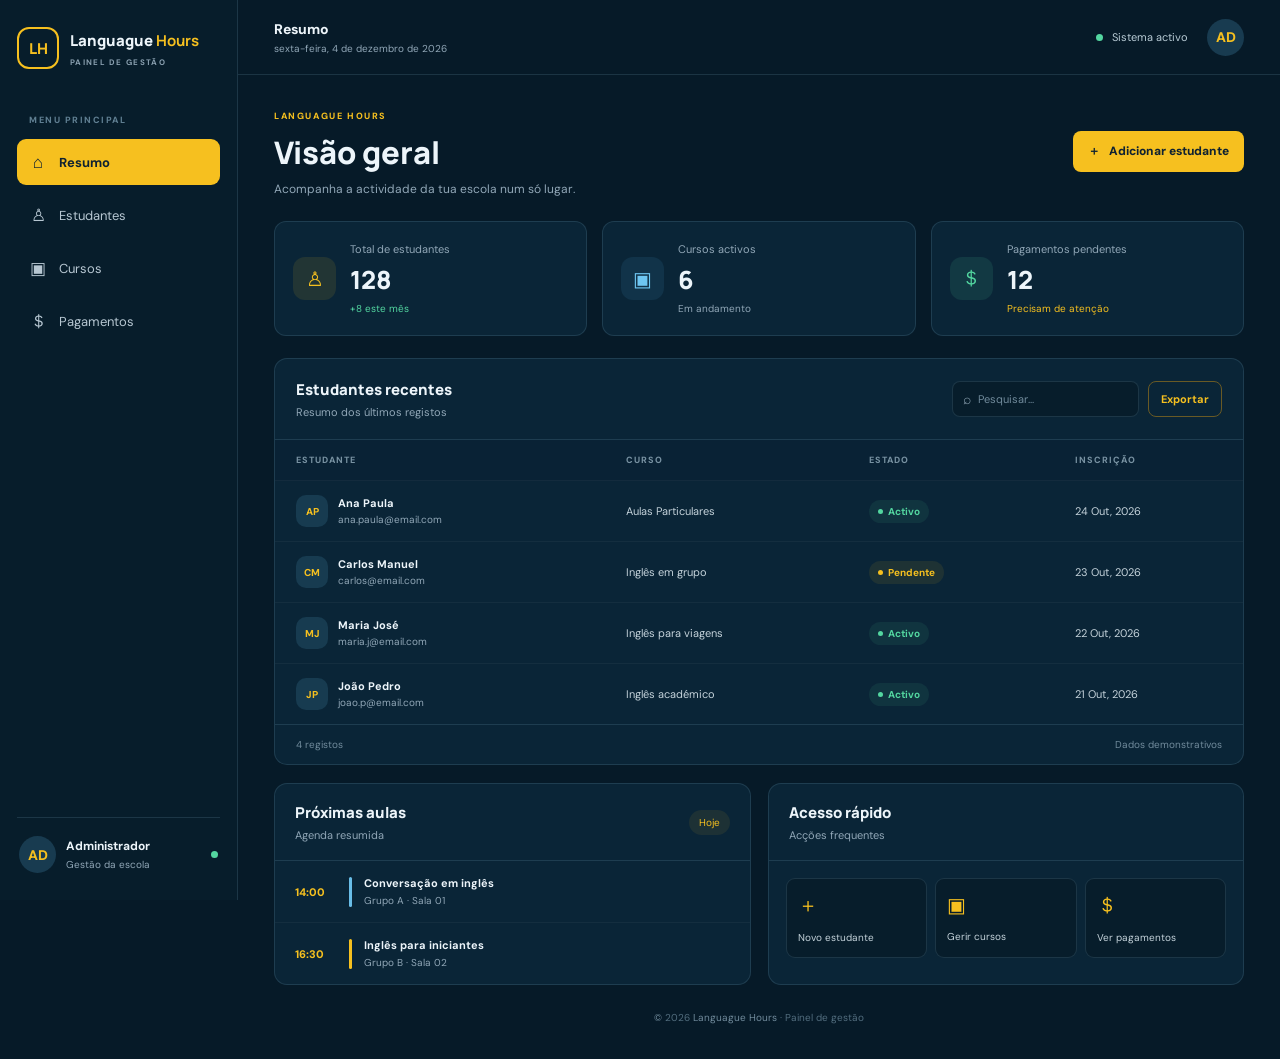
<file: dashboard.html>
<!doctype html>
<html lang="pt">
<head>
<meta charset="utf-8"><meta name="viewport" content="width=device-width,initial-scale=1">
<title>Dashboard de Gestão | Languague Hours</title>
<link rel="preconnect" href="https://fonts.googleapis.com"><link href="https://fonts.googleapis.com/css2?family=DM+Sans:wght@400;500;600;700&family=Manrope:wght@600;700;800&display=swap" rel="stylesheet">
<link rel="stylesheet" href="css/dashboard.css"><script src="js/dashboard.js" defer></script>
</head>
<body>
<div class="layout">
<aside class="sidebar" id="sidebar">
  <a class="brand" href="../index.html"><span class="logo">LH</span><span>Languague <b>Hours</b><small>PAINEL DE GESTÃO</small></span></a>
  <div class="nav-label">MENU PRINCIPAL</div>
  <nav id="mainNav">
    <a class="active" href="#resumo" data-view="resumo"><span class="nav-icon">⌂</span>Resumo</a>
    <a href="#estudantes" data-view="estudantes"><span class="nav-icon">♙</span>Estudantes</a>
    <a href="#cursos" data-view="cursos"><span class="nav-icon">▣</span>Cursos</a>
    <a href="#pagamentos" data-view="pagamentos"><span class="nav-icon">＄</span>Pagamentos</a>
  </nav>
  <div class="side-bottom"><span class="mini-avatar">AD</span><div><b>Administrador</b><small>Gestão da escola</small></div><span class="status-dot"></span></div>
</aside>
<main class="main">
  <header class="topbar"><button class="menu" id="menuBtn" aria-label="Abrir menu">☰</button><div><span class="page-label" id="pageLabel">Resumo</span><small class="date-label" id="todayLabel"></small></div><div class="top-actions"><span class="online"><i></i> Sistema activo</span><span class="avatar">AD</span></div></header>
  <div class="content">
    <section class="heading-row"><div><span class="eyebrow">LANGUAGUE HOURS</span><h1 id="pageTitle">Visão geral</h1><p>Acompanha a actividade da tua escola num só lugar.</p></div><button class="primary" id="addBtn">＋ <span id="addLabel">Adicionar estudante</span></button></section>
    <section class="stats" id="stats">
      <article class="stat-card"><span class="stat-icon gold">♙</span><div><p>Total de estudantes</p><strong id="studentCount">128</strong><small class="positive">+8 este mês</small></div></article>
      <article class="stat-card"><span class="stat-icon blue">▣</span><div><p>Cursos activos</p><strong id="courseCount">6</strong><small>Em andamento</small></div></article>
      <article class="stat-card"><span class="stat-icon green">＄</span><div><p>Pagamentos pendentes</p><strong id="pendingCount">12</strong><small class="attention">Precisam de atenção</small></div></article>
    </section>
    <section class="panel" id="mainPanel">
      <div class="panel-head"><div><h2 id="tableTitle">Estudantes recentes</h2><p id="tableSubtitle">Resumo dos últimos registos</p></div><div class="tools"><label class="search"><span>⌕</span><input id="searchInput" type="search" placeholder="Pesquisar..." aria-label="Pesquisar"></label><button class="secondary" id="exportBtn">Exportar</button></div></div>
      <div class="table-wrap"><table><thead id="tableHead"><tr><th>ESTUDANTE</th><th>CURSO</th><th>ESTADO</th><th>INSCRIÇÃO</th></tr></thead><tbody id="tableBody"></tbody></table></div>
      <div class="panel-foot"><span id="resultCount">4 registos</span><span>Dados demonstrativos</span></div>
    </section>
    <section class="bottom-grid" id="bottomGrid">
      <article class="panel compact"><div class="panel-head"><div><h2>Próximas aulas</h2><p>Agenda resumida</p></div><span class="pill">Hoje</span></div>
        <div class="lesson-row"><span class="time">14:00</span><span class="lesson-mark"></span><div><b>Conversação em inglês</b><small>Grupo A · Sala 01</small></div></div>
        <div class="lesson-row"><span class="time">16:30</span><span class="lesson-mark gold-mark"></span><div><b>Inglês para iniciantes</b><small>Grupo B · Sala 02</small></div></div>
      </article>
      <article class="panel compact"><div class="panel-head"><div><h2>Acesso rápido</h2><p>Acções frequentes</p></div></div><div class="quick-actions"><button data-go="estudantes"><span>＋</span>Novo estudante</button><button data-go="cursos"><span>▣</span>Gerir cursos</button><button data-go="pagamentos"><span>＄</span>Ver pagamentos</button></div></article>
    </section>
    <footer>© <span id="year"></span> Languague Hours <span>· Painel de gestão</span></footer>
  </div>
</main>
</div>
<div class="modal-backdrop" id="modal" hidden><form class="modal" id="studentForm"><button type="button" class="modal-close" id="closeModal" aria-label="Fechar">×</button><span class="eyebrow">NOVO REGISTO</span><h2>Adicionar estudante</h2><label>Nome completo<input name="name" required placeholder="Nome do estudante"></label><label>Curso<select name="course"><option>Aulas Particulares</option><option>Inglês para viagens</option><option>Inglês académico</option><option>Inglês em grupo</option></select></label><label>Estado<select name="status"><option>Activo</option><option>Pendente</option></select></label><button class="primary submit" type="submit">Guardar estudante</button></form></div>
<div class="toast" id="toast" role="status" aria-live="polite"></div>
</body></html>
</file>
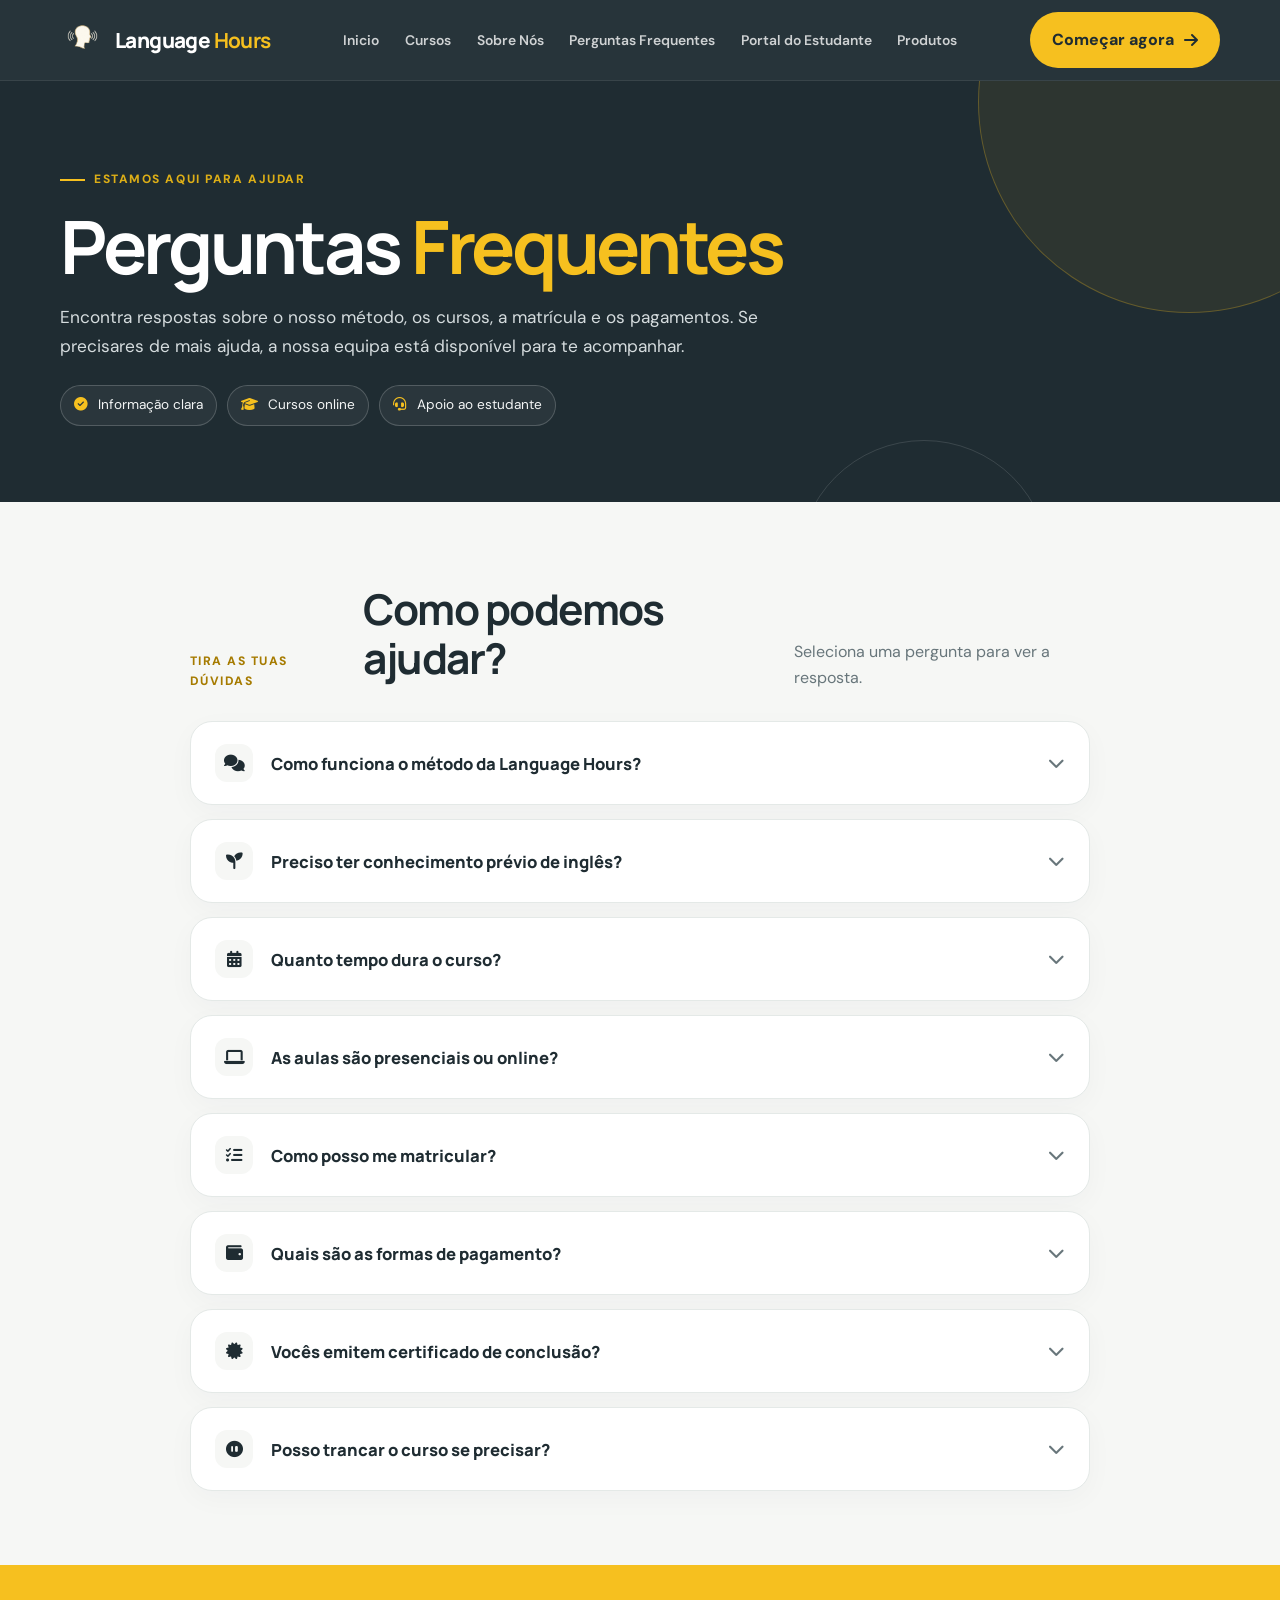
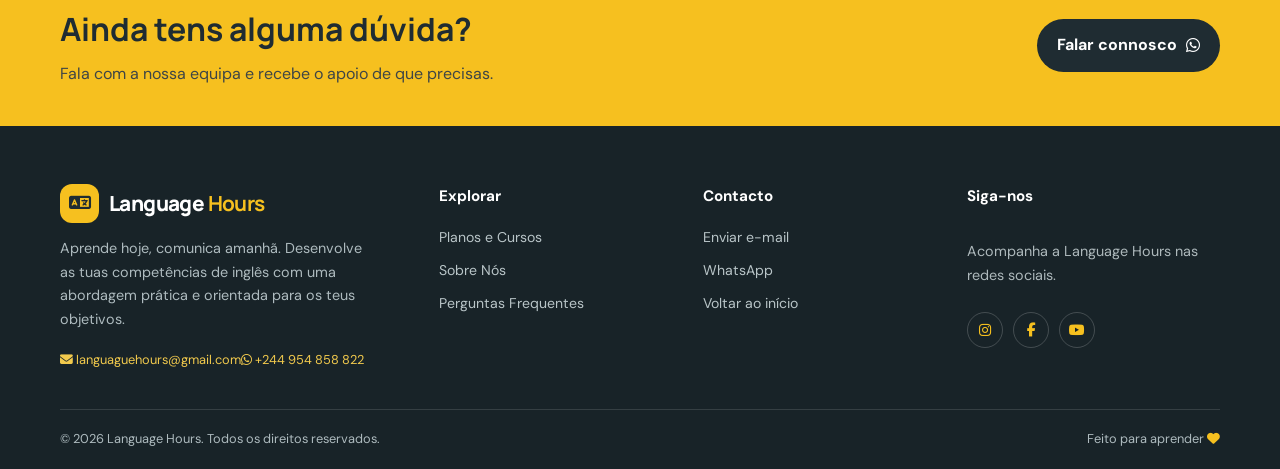
<file: Perguntas-frequentes.html>
<!DOCTYPE html>
<html lang="pt">
<head>
<meta charset="utf-8">
<meta name="viewport" content="width=device-width, initial-scale=1.0">
<meta name="description" content="Encontra respostas às perguntas frequentes sobre os cursos, método de ensino, matrícula e pagamentos da Language Hours.">
<meta name="theme-color" content="#1f2c32">
<title>Perguntas Frequentes — Language Hours</title>
<link rel="preconnect" href="https://fonts.googleapis.com">
<link rel="preconnect" href="https://fonts.gstatic.com" crossorigin>
<link href="https://fonts.googleapis.com/css2?family=DM+Sans:wght@400;500;600;700&family=Manrope:wght@400;500;600;700;800&display=swap" rel="stylesheet">
<link href="https://cdnjs.cloudflare.com/ajax/libs/font-awesome/6.7.2/css/all.min.css" rel="stylesheet">
<link rel="stylesheet" href="css/curso.css">
<style>
/* Estilos específicos desta página: mesma paleta e linguagem visual do site original. */
.about-hero{position:relative;overflow:hidden;background:var(--ink);color:#fff;padding:88px 0 82px}
.about-hero:before,.about-hero:after{content:"";position:absolute;border-radius:50%;pointer-events:none}
.about-hero:before{width:420px;height:420px;right:-120px;top:-190px;border:1px solid #f6c01f45;background:#f6c01f10}
.about-hero:after{width:250px;height:250px;right:18%;bottom:-190px;border:1px solid #ffffff20}
.about-hero .container{position:relative;z-index:1}
.about-hero h1{font-family:Manrope,sans-serif;font-size:clamp(2.5rem,6vw,4.6rem);line-height:1.08;letter-spacing:-.045em;margin:17px 0}
.about-hero h1 em{font-style:normal;color:var(--gold)}
.about-hero p{max-width:680px;color:#d5dcde;font-size:1.08rem;margin:0}
.about-intro{display:grid;grid-template-columns:1fr 1fr;gap:24px;align-items:stretch}
.about-panel{border:1px solid var(--line);border-radius:var(--radius);padding:clamp(24px,4vw,38px);background:#fff;box-shadow:0 8px 28px #1f2c3208}
.about-panel.mission{background:var(--paper)}
.about-icon{width:52px;height:52px;display:grid;place-items:center;border-radius:16px;background:var(--ink);color:var(--gold);font-size:1.3rem;margin-bottom:20px}
.about-panel h2,.values-heading h2{font-family:Manrope,sans-serif;font-size:clamp(1.5rem,3vw,2rem);line-height:1.2;margin:0 0 13px;letter-spacing:-.03em}
.about-panel p{color:var(--muted);margin:0}
.values-heading{text-align:center;max-width:700px;margin:0 auto 34px}
.values-heading p{color:var(--muted);margin:12px auto 0}
.values-grid{display:grid;grid-template-columns:repeat(3,minmax(0,1fr));gap:20px}
.value-card{padding:26px;border:1px solid var(--line);border-radius:var(--radius);background:#fff;transition:transform .22s,border-color .22s,box-shadow .22s}
.value-card:hover{transform:translateY(-5px);border-color:#e8c34d;box-shadow:var(--shadow)}
.value-card .about-icon{width:46px;height:46px;border-radius:14px;margin-bottom:16px}
.value-card h3{font-family:Manrope,sans-serif;font-size:1.12rem;margin:0 0 8px}
.value-card p{font-size:.96rem;color:var(--muted);margin:0}
.about-cta{background:var(--gold);padding:38px 0}
.about-cta-inner{display:flex;justify-content:space-between;align-items:center;gap:24px}
.about-cta h2{font-family:Manrope,sans-serif;font-size:clamp(1.45rem,3vw,2rem);margin:0 0 5px}
.about-cta p{margin:0;color:#3e4546}
.about-cta .btn{background:var(--ink);color:#fff;white-space:nowrap}
.about-cta .btn:hover{box-shadow:0 10px 24px #1f2c3230}
.footer-social-copy{color:#aeb9bc}
@media(max-width:800px){.about-intro{grid-template-columns:1fr}.values-grid{grid-template-columns:repeat(2,minmax(0,1fr))}}
@media(max-width:560px){.about-hero{padding:66px 0 60px}.values-grid{grid-template-columns:1fr}.about-cta-inner{align-items:flex-start;flex-direction:column}.about-cta .btn{white-space:normal}}
@media(prefers-reduced-motion:reduce){.value-card{transition:none}.value-card:hover{transform:none}}
</style>

<style>
.faq-hero{position:relative;overflow:hidden;background:var(--ink);color:#fff;padding:82px 0 76px}
.faq-hero:before,.faq-hero:after{content:"";position:absolute;border-radius:50%;pointer-events:none}
.faq-hero:before{width:420px;height:420px;right:-120px;top:-190px;border:1px solid #f6c01f45;background:#f6c01f10}
.faq-hero:after{width:250px;height:250px;right:18%;bottom:-190px;border:1px solid #ffffff20}
.faq-hero .container{position:relative;z-index:1}
.faq-hero h1{font-family:Manrope,sans-serif;font-size:clamp(2.5rem,6vw,4.6rem);line-height:1.08;letter-spacing:-.045em;margin:17px 0}
.faq-hero h1 em{font-style:normal;color:var(--gold)}
.faq-hero p{max-width:700px;color:#d5dcde;font-size:1.08rem;margin:0}
.faq-content{max-width:900px;margin:0 auto}
.faq-list{display:grid;gap:14px}
.faq-item{border:1px solid var(--line);border-radius:var(--radius);background:#fff;overflow:hidden;box-shadow:0 8px 28px #1f2c3208;transition:border-color .2s,box-shadow .2s}
.faq-item[open]{border-color:#e8c34d;box-shadow:var(--shadow)}
.faq-question{list-style:none;cursor:pointer;display:flex;align-items:center;gap:18px;padding:22px 24px;font-family:Manrope,sans-serif;font-weight:800;color:var(--ink);font-size:1.04rem}
.faq-question::-webkit-details-marker{display:none}
.faq-question:focus-visible{outline:3px solid #f6c01f;outline-offset:-4px;border-radius:var(--radius)}
.faq-q-icon{flex:0 0 38px;width:38px;height:38px;display:grid;place-items:center;background:var(--paper);color:var(--ink);border-radius:12px}
.faq-chevron{margin-left:auto;color:var(--muted);transition:transform .2s}
.faq-item[open] .faq-chevron{transform:rotate(180deg);color:var(--ink)}
.faq-answer{padding:0 24px 24px 80px;color:var(--muted)}
.faq-answer p{margin:0 0 12px}.faq-answer p:last-child{margin-bottom:0}
.faq-answer ol{padding-left:21px;margin:12px 0 0}.faq-answer li{padding-left:4px;margin:0 0 9px}.faq-answer li::marker{color:var(--ink);font-weight:800}
.faq-answer strong{color:var(--ink)}
.faq-cta{background:var(--gold);padding:38px 0}.faq-cta-inner{display:flex;justify-content:space-between;align-items:center;gap:24px}
.faq-cta h2{font-family:Manrope,sans-serif;font-size:clamp(1.45rem,3vw,2rem);margin:0 0 5px}.faq-cta p{margin:0;color:#3e4546}.faq-cta .btn{background:var(--ink);color:#fff;white-space:nowrap}
@media(max-width:650px){.faq-hero{padding:65px 0 58px}.faq-question{padding:18px 16px;gap:12px;font-size:1rem}.faq-q-icon{flex-basis:34px;width:34px;height:34px}.faq-answer{padding:0 18px 20px 62px}.faq-cta-inner{align-items:flex-start;flex-direction:column}.faq-cta .btn{white-space:normal}}
@media(prefers-reduced-motion:reduce){.faq-item,.faq-chevron{transition:none}}
</style>
</head>
<body>
<header class="header" id="inicio">
    <div class="container nav">
        <a aria-label="Language Hours, página inicial"
           class="brand"
           href="home.html#inicio">

            <img src="img/logotipo.png"
                 alt="Language Hours"
                 class="brand-logo">

            <span>
                Language <b>Hours</b>
            </span>

        </a>
  <nav aria-label="Navegação principal" class="nav-links" id="navLinks">
         <a href="index.html">Inicio</a> 
        <a href="Curso.html">Cursos</a> 
        <a href="Sobre.html">Sobre Nós</a>
        <a href="Perguntas-frequentes.html">Perguntas Frequentes</a>
        <a href="dashboard.html">Portal do Estudante</a> 
         <a href="#contacto">Produtos</a>
  </nav>
  <div class="nav-actions"><a class="btn btn-gold" href="https://wa.me/244954858822?text=Ol%C3%A1%2C%20quero%20saber%20mais%20sobre%20a%20Language%20Hours.">Começar agora <i aria-hidden="true" class="fa-solid fa-arrow-right"></i></a>
   <button aria-controls="navLinks" aria-expanded="false" aria-label="Abrir menu" class="menu-toggle" id="menuToggle" type="button"><i aria-hidden="true" class="fa-solid fa-bars"></i></button>
  </div>
 </div>
</header>
<main>
 <section class="faq-hero"><div class="container">
  <span class="eyebrow">Estamos aqui para ajudar</span>
  <h1>Perguntas <em>Frequentes</em></h1>
  <p>Encontra respostas sobre o nosso método, os cursos, a matrícula e os pagamentos. Se precisares de mais ajuda, a nossa equipa está disponível para te acompanhar.</p>
  <div class="hero-pills" style="margin-top:25px"><span><i class="fa-solid fa-circle-check"></i> Informação clara</span><span><i class="fa-solid fa-graduation-cap"></i> Cursos online</span><span><i class="fa-solid fa-headset"></i> Apoio ao estudante</span></div>
 </div></section>
 <section class="section section-soft"><div class="container faq-content">
  <div class="section-heading"><span class="section-kicker">Tira as tuas dúvidas</span><h2>Como podemos ajudar?</h2><p>Seleciona uma pergunta para ver a resposta.</p></div>
  <div class="faq-list" id="faqList">
   <details class="faq-item"><summary class="faq-question"><span class="faq-q-icon"><i class="fa-solid fa-comments" aria-hidden="true"></i></span><span>Como funciona o método da Language Hours?</span><i class="fa-solid fa-chevron-down faq-chevron" aria-hidden="true"></i></summary><div class="faq-answer"><p>Nosso método foca na aquisição natural da língua, priorizando a compreensão e conversação real em vez da memorização de regras gramaticais cansativas.</p></div></details>
   <details class="faq-item"><summary class="faq-question"><span class="faq-q-icon"><i class="fa-solid fa-seedling" aria-hidden="true"></i></span><span>Preciso ter conhecimento prévio de inglês?</span><i class="fa-solid fa-chevron-down faq-chevron" aria-hidden="true"></i></summary><div class="faq-answer"><p>Não, temos programas adaptados para todos os níveis, desde o iniciante absoluto até aqueles que já possuem alguma base e desejam fluência.</p></div></details>
   <details class="faq-item"><summary class="faq-question"><span class="faq-q-icon"><i class="fa-solid fa-calendar-days" aria-hidden="true"></i></span><span>Quanto tempo dura o curso?</span><i class="fa-solid fa-chevron-down faq-chevron" aria-hidden="true"></i></summary><div class="faq-answer"><p>Ainda que o progresso seja constante, acreditamos que em apenas 4 meses de dedicação absoluta você atingirá uma evolução significativa para subir de nível na sua confiança e compreensão.</p></div></details>
   <details class="faq-item"><summary class="faq-question"><span class="faq-q-icon"><i class="fa-solid fa-laptop" aria-hidden="true"></i></span><span>As aulas são presenciais ou online?</span><i class="fa-solid fa-chevron-down faq-chevron" aria-hidden="true"></i></summary><div class="faq-answer"><p>Todas as aulas da Language Hours são 100% online, permitindo que estude a partir de qualquer lugar do mundo. Basta ter uma ligação à internet e um computador, tablet ou telemóvel para participar nas aulas ao vivo.</p></div></details>
   <details class="faq-item"><summary class="faq-question"><span class="faq-q-icon"><i class="fa-solid fa-list-check" aria-hidden="true"></i></span><span>Como posso me matricular?</span><i class="fa-solid fa-chevron-down faq-chevron" aria-hidden="true"></i></summary><div class="faq-answer"><p>Segue estes passos para começares:</p><ol><li>Clica em <strong>“Começar”</strong> — serás direcionado para o teste de nivelamento de inglês.</li><li>Faz o teste de nivelamento — após concluir, serás direcionado para a página de planos.</li><li>Escolhe o teu plano ideal — clica em <strong>“Quero este plano”</strong> para avançar.</li><li>Preenche a ficha de inscrição — após selecionar o plano, serás direcionado para a página de inscrição.</li><li>Entra em contacto com a equipa de suporte através do número do teu assistente de estudante, apresentado após a inscrição, para escolher o teu horário.</li><li>Efetua o pagamento e envia o comprovativo de pagamento à equipa de suporte.</li><li>Entra na nossa comunidade do WhatsApp — após a confirmação do pagamento, serás adicionado à tua turma e receberás todas as informações necessárias para começar as aulas.</li></ol></div></details>
   <details class="faq-item"><summary class="faq-question"><span class="faq-q-icon"><i class="fa-solid fa-wallet" aria-hidden="true"></i></span><span>Quais são as formas de pagamento?</span><i class="fa-solid fa-chevron-down faq-chevron" aria-hidden="true"></i></summary><div class="faq-answer"><p>Oferecemos formas de pagamento flexíveis para estudantes em Angola e no estrangeiro.</p><p><strong>Estudantes em Angola:</strong> pagamento por IBAN (transferência bancária).</p><p><strong>Estudantes internacionais:</strong> pagamento através de Wise ou PayPal.</p><p>Caso tenhas alguma dúvida sobre o pagamento, a nossa equipa estará disponível para ajudar.</p></div></details>
   <details class="faq-item"><summary class="faq-question"><span class="faq-q-icon"><i class="fa-solid fa-certificate" aria-hidden="true"></i></span><span>Vocês emitem certificado de conclusão?</span><i class="fa-solid fa-chevron-down faq-chevron" aria-hidden="true"></i></summary><div class="faq-answer"><p>Sim, ao finalizar cada nível de proficiência, os nossos alunos recebem um certificado comprovando a sua evolução e as horas de estudo dedicadas.</p></div></details>
   <details class="faq-item"><summary class="faq-question"><span class="faq-q-icon"><i class="fa-solid fa-pause-circle" aria-hidden="true"></i></span><span>Posso trancar o curso se precisar?</span><i class="fa-solid fa-chevron-down faq-chevron" aria-hidden="true"></i></summary><div class="faq-answer"><p>Entendemos imprevistos. Oferecemos políticas flexíveis de trancamento para que possas retomar os teus estudos sem perder o teu progresso quando estiveres pronto.</p></div></details>
  </div>
 </div></section>
 <section class="faq-cta"><div class="container faq-cta-inner"><div><h2>Ainda tens alguma dúvida?</h2><p>Fala com a nossa equipa e recebe o apoio de que precisas.</p></div><a class="btn" href="https://wa.me/244954858822?text=Ol%C3%A1%2C%20tenho%20uma%20d%C3%BAvida%20sobre%20a%20Language%20Hours.">Falar connosco <i class="fa-brands fa-whatsapp" aria-hidden="true"></i></a></div></section>
</main>
<footer class="footer" id="contacto"><div class="container"><div class="footer-top">
 <div class="footer-about"><a class="brand footer-brand" href="Curso.html"><span class="brand-mark"><i class="fa-solid fa-language"></i></span><span>Language <b>Hours</b></span></a><p>Aprende hoje, comunica amanhã. Desenvolve as tuas competências de inglês com uma abordagem prática e orientada para os teus objetivos.</p><a class="footer-badge" href="mailto:languaguehours@gmail.com"><i class="fa-solid fa-envelope"></i> languaguehours@gmail.com</a><a class="footer-badge" href="https://wa.me/244954858822"><i class="fa-brands fa-whatsapp"></i> +244 954 858 822</a></div>
 <div class="footer-col"><h3>Explorar</h3><a href="Curso.html">Planos e Cursos</a><a href="Sobre-nos.html">Sobre Nós</a><a href="Perguntas-frequentes.html">Perguntas Frequentes</a></div>
 <div class="footer-col"><h3>Contacto</h3><a href="mailto:languaguehours@gmail.com">Enviar e-mail</a><a href="https://wa.me/244954858822">WhatsApp</a><a href="#inicio">Voltar ao início</a></div>
 <div class="footer-col"><h3>Siga-nos</h3><p class="footer-social-copy">Acompanha a Language Hours nas redes sociais.</p><div class="socials"><a aria-label="Instagram" href="#"><i class="fa-brands fa-instagram"></i></a><a aria-label="Facebook" href="#"><i class="fa-brands fa-facebook-f"></i></a><a aria-label="YouTube" href="#"><i class="fa-brands fa-youtube"></i></a></div></div>
 </div><div class="footer-bottom"><span>© 2026 Language Hours. Todos os direitos reservados.</span><a href="#inicio">Feito para aprender <i class="fa-solid fa-heart"></i></a></div></div></footer>
<script>
(()=>{const toggle=document.getElementById('menuToggle'),nav=document.getElementById('navLinks');const setMenu=open=>{if(!toggle||!nav)return;nav.classList.toggle('open',open);toggle.setAttribute('aria-expanded',String(open));toggle.setAttribute('aria-label',open?'Fechar menu':'Abrir menu');toggle.innerHTML=open?'<i class="fa-solid fa-xmark" aria-hidden="true"></i>':'<i class="fa-solid fa-bars" aria-hidden="true"></i>';document.body.classList.toggle('menu-open',open&&matchMedia('(max-width:700px)').matches)};if(toggle&&nav){toggle.addEventListener('click',()=>setMenu(toggle.getAttribute('aria-expanded')!=='true'));nav.querySelectorAll('a').forEach(a=>a.addEventListener('click',()=>setMenu(false)));document.addEventListener('keydown',e=>{if(e.key==='Escape')setMenu(false)});window.addEventListener('resize',()=>{if(innerWidth>700)setMenu(false)})}document.querySelectorAll('.faq-item').forEach(item=>item.addEventListener('toggle',()=>{if(item.open)document.querySelectorAll('.faq-item').forEach(other=>{if(other!==item)other.open=false})}));})();
</script>
</body>
</html>
</file>
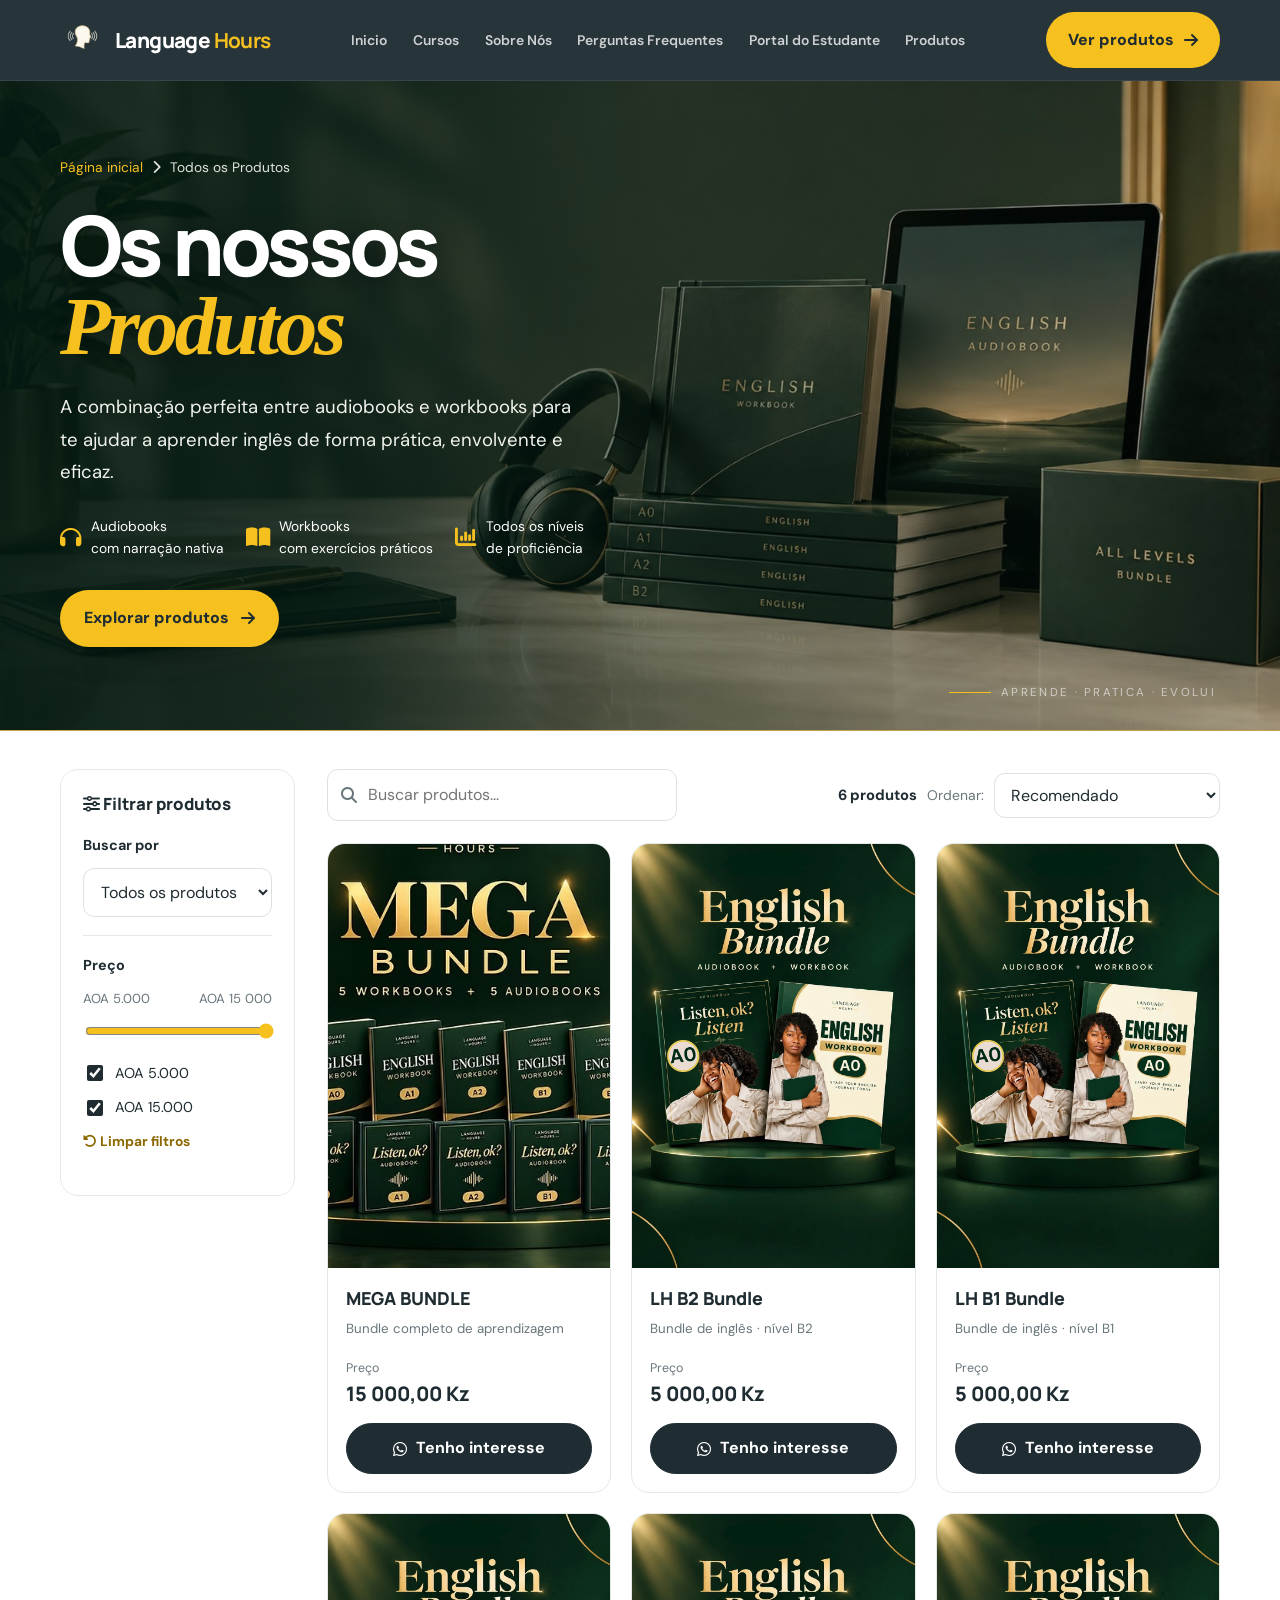
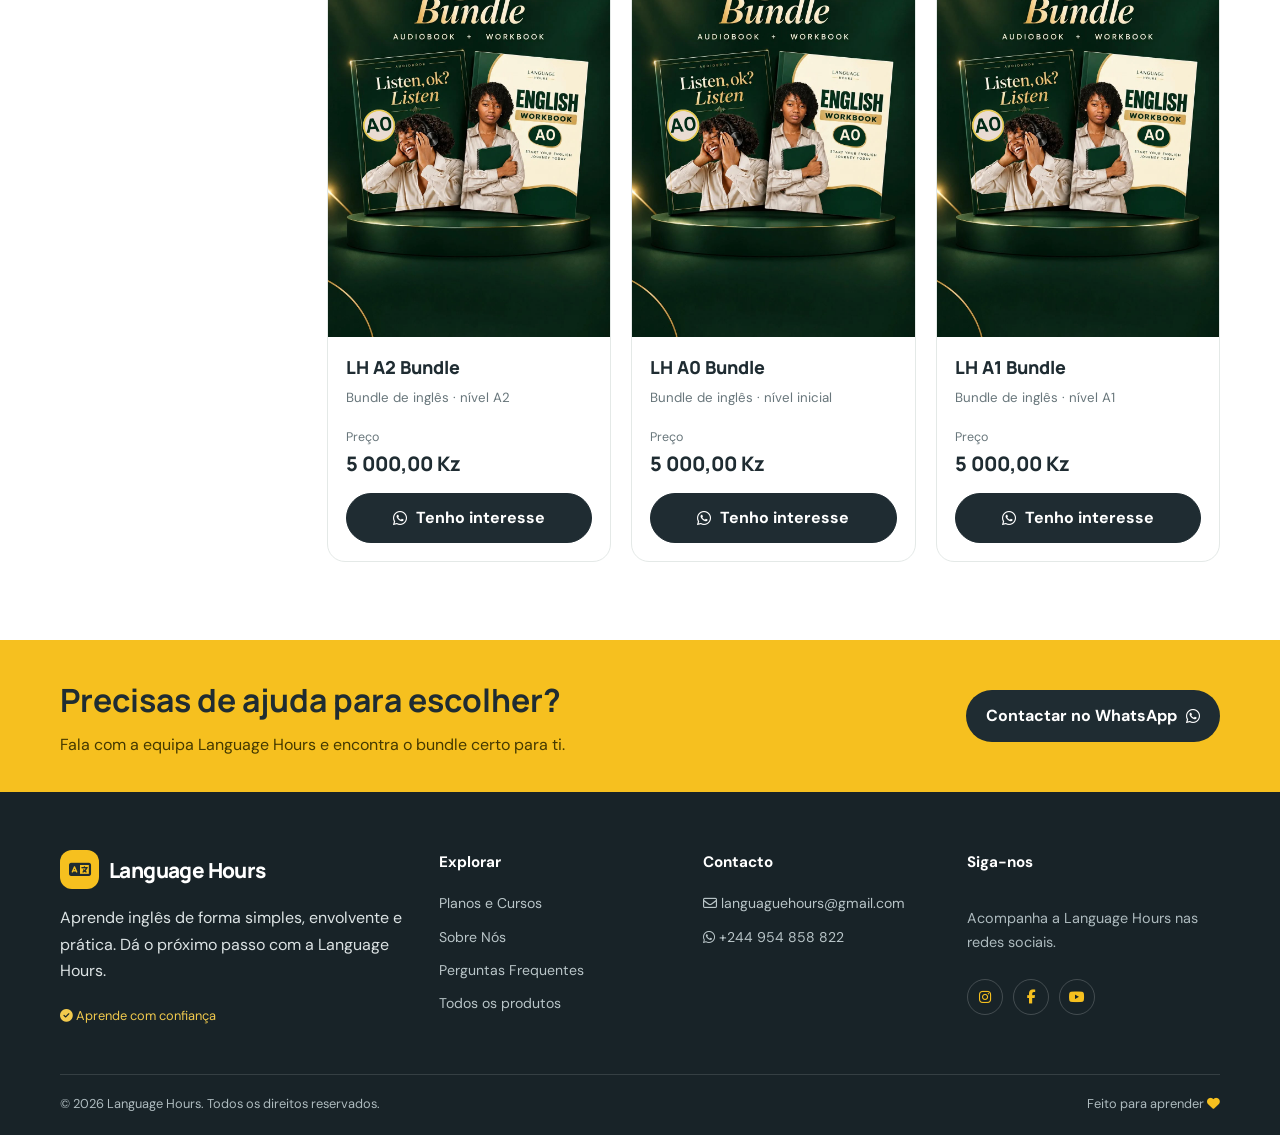
<file: Produtos.html>
<!DOCTYPE html>
<html lang="pt">
<head>
  <meta charset="utf-8">
  <meta name="viewport" content="width=device-width, initial-scale=1">
  <meta name="description" content="Descobre todos os produtos e bundles de inglês da Language Hours.">
  <meta name="theme-color" content="#1f2c32">
  <title>Todos os produtos — Language Hours</title>
  <link rel="preconnect" href="https://fonts.googleapis.com">
  <link rel="preconnect" href="https://fonts.gstatic.com" crossorigin>
  <link href="https://fonts.googleapis.com/css2?family=DM+Sans:wght@400;500;600;700&family=Manrope:wght@400;500;600;700;800&display=swap" rel="stylesheet">
  <link href="https://cdnjs.cloudflare.com/ajax/libs/font-awesome/6.7.2/css/all.min.css" rel="stylesheet">
  <link rel="stylesheet" href="css/curso.css">
  <style>
    .products-hero{position:relative;isolation:isolate;min-height:clamp(420px,52vw,650px);display:flex;align-items:center;overflow:hidden;background:#082d20;border-bottom:1px solid #c5a14a}
    .products-hero-media{position:absolute;inset:0;z-index:-2;overflow:hidden}
    .products-hero-media img{width:100%;height:100%;display:block;object-fit:cover;object-position:center 53%;animation:heroKenBurns 22s ease-in-out infinite alternate;transform-origin:center}
    .products-hero:before{content:"";position:absolute;inset:0;z-index:-1;background:linear-gradient(90deg,rgba(3,25,18,.94) 0%,rgba(3,25,18,.83) 27%,rgba(3,25,18,.42) 52%,rgba(3,25,18,.08) 100%),linear-gradient(0deg,rgba(3,25,18,.25),transparent 45%)}
    .products-hero:after{content:"";position:absolute;inset:-30% auto -30% -25%;width:18%;transform:rotate(18deg);background:linear-gradient(90deg,transparent,rgba(255,222,128,.17),transparent);animation:heroLightSweep 8s ease-in-out infinite;pointer-events:none}
    .products-hero .container{position:relative;padding-top:70px;padding-bottom:78px;animation:heroTextEnter .9s cubic-bezier(.2,.7,.2,1) both}
    .breadcrumbs{display:flex;gap:9px;align-items:center;color:#e0e4dc;font-size:.86rem;margin-bottom:25px}
    .breadcrumbs a{color:#f6c01f;text-decoration:none}.breadcrumbs a:hover{color:#fff}
    .products-hero h1{font:800 clamp(2.7rem,6.5vw,5.8rem)/.98 Manrope,sans-serif;letter-spacing:-.055em;margin:0;color:#fff;max-width:690px;text-shadow:0 5px 30px #0005}
    .products-hero h1 span{display:block;color:#f6c01f;font-family:Georgia,serif;font-style:italic;font-weight:700;letter-spacing:-.04em}
    .products-hero p{color:#f0f2ec;margin:24px 0 0;max-width:520px;font-size:clamp(1rem,1.45vw,1.16rem);line-height:1.75}
    .hero-features{display:flex;flex-wrap:wrap;gap:22px;margin-top:26px;color:#fff;font-size:.86rem}
    .hero-feature{display:flex;align-items:center;gap:9px}.hero-feature i{font-size:1.35rem;color:#f6c01f}
    .hero-cta{display:inline-flex;align-items:center;gap:12px;margin-top:30px;padding:15px 24px;border-radius:999px;background:#f6c01f;color:#1f2c32;text-decoration:none;font-weight:800;box-shadow:0 12px 30px #0002;transition:transform .25s,box-shadow .25s,background .25s}
    .hero-cta:hover{transform:translateY(-4px);background:#ffda64;box-shadow:0 18px 35px #0004}
    .hero-motion-label{position:absolute;right:5%;bottom:28px;color:#fff9;font-size:.72rem;letter-spacing:.2em;text-transform:uppercase;display:flex;align-items:center;gap:10px}
    .hero-motion-label:before{content:"";width:42px;height:1px;background:#f6c01f;animation:heroLinePulse 2s ease-in-out infinite}
    @keyframes heroKenBurns{0%{transform:scale(1)}100%{transform:scale(1.09) translate3d(-1.2%,.5%,0)}}
    @keyframes heroTextEnter{from{opacity:0;transform:translate3d(0,28px,0)}to{opacity:1;transform:translate3d(0,0,0)}}
    @keyframes heroLightSweep{0%,20%{left:-25%;opacity:0}35%{opacity:1}70%,100%{left:115%;opacity:0}}
    @keyframes heroLinePulse{0%,100%{opacity:.45;transform:scaleX(.65);transform-origin:left}50%{opacity:1;transform:scaleX(1);transform-origin:left}}
    .products-layout{display:grid;grid-template-columns:235px minmax(0,1fr);gap:32px;padding-top:38px;padding-bottom:78px}
    .filter-panel{border:1px solid var(--line);border-radius:18px;padding:22px;height:max-content;position:sticky;top:105px;background:#fff}
    .filter-panel h2{font:800 1.05rem Manrope,sans-serif;margin:0 0 19px}
    .filter-label{display:block;font-weight:700;font-size:.9rem;margin-bottom:10px}
    .filter-group{padding:18px 0;border-top:1px solid var(--line)}
    .filter-group:first-of-type{border-top:0;padding-top:0}
    .filter-select,.search-input,.sort-select{width:100%;border:1px solid #dce2df;background:#fff;border-radius:11px;padding:12px 13px;font:inherit;color:var(--ink);outline:none}
    .filter-select:focus,.search-input:focus,.sort-select:focus{border-color:#d4a600;box-shadow:0 0 0 3px #f6c01f25}
    .price-range{display:flex;justify-content:space-between;gap:10px;font-size:.82rem;color:var(--muted);margin:0 0 12px}
    .price-slider{width:100%;accent-color:var(--gold);cursor:pointer}
    .price-options{display:grid;gap:11px;margin-top:14px}
    .price-options label{display:flex;align-items:center;gap:9px;font-size:.9rem;cursor:pointer}
    .price-options input{accent-color:var(--ink);width:16px;height:16px}
    .clear-filters{border:0;background:transparent;padding:10px 0 0;color:#8b6800;font-weight:700;cursor:pointer;font-size:.86rem}
    .products-toolbar{display:flex;align-items:center;justify-content:space-between;gap:16px;margin-bottom:22px}
    .results-count{font-weight:700;font-size:.92rem}
    .toolbar-right{display:flex;align-items:center;gap:10px}
    .toolbar-right label{font-size:.87rem;color:var(--muted);white-space:nowrap}
    .sort-select{width:auto;min-width:165px;padding:10px 12px}
    .search-wrap{position:relative;flex:1;max-width:350px}
    .search-wrap i{position:absolute;left:14px;top:50%;transform:translateY(-50%);color:var(--muted)}
    .search-input{padding-left:40px}
    .products-grid{display:grid;grid-template-columns:repeat(3,minmax(0,1fr));gap:20px}
    .product-card{border:1px solid var(--line);border-radius:18px;overflow:hidden;background:#fff;display:flex;flex-direction:column;min-width:0;transition:transform .22s,box-shadow .22s,border-color .22s}
    .product-card:hover{transform:translateY(-5px);box-shadow:0 18px 38px #1f2c3212;border-color:#e8cf72}
    .product-art{aspect-ratio:2/3;background:#063322;position:relative;overflow:hidden;display:block;padding:0;color:white}
    .product-art:before,.product-art:after{content:none}
    .product-art img{display:block;width:100%;height:100%;object-fit:cover;object-position:center}
    .product-art.bundle-mega{background:linear-gradient(135deg,#1f2c32,#35454a)}
    .product-art.bundle-b2{background:linear-gradient(135deg,#25363c,#46616a)}
    .product-art.bundle-b1{background:linear-gradient(135deg,#2d3b41,#5b6a6e)}
    .product-art.bundle-a2{background:linear-gradient(135deg,#28363b,#6b7779)}
    .product-art.bundle-a0{background:linear-gradient(135deg,#202e34,#52666b)}
    .product-art.bundle-a1{background:linear-gradient(135deg,#26383e,#7b8989)}
    .product-art-top,.product-art-bottom{position:relative;z-index:1;display:flex;align-items:center;justify-content:space-between;gap:8px}
    .mini-brand{font:700 .72rem Manrope,sans-serif;letter-spacing:.08em;text-transform:uppercase}
    .product-level{font-size:.72rem;font-weight:700;color:var(--gold);border:1px solid #f6c01f88;border-radius:999px;padding:5px 9px}
    .product-art-title{position:relative;z-index:1;font:800 clamp(1.7rem,2.2vw,2.35rem)/1 Manrope,sans-serif;letter-spacing:-.05em;max-width:85%;margin:0}
    .product-art-title span{color:var(--gold)}
    .product-art-bottom{font-size:.7rem;letter-spacing:.12em;text-transform:uppercase;color:#d4ddde}
    .product-info{padding:18px;display:flex;flex-direction:column;flex:1}
    .product-info h2{font:800 1.12rem Manrope,sans-serif;margin:0 0 8px}
    .product-type{font-size:.83rem;color:var(--muted);margin:0 0 18px}
    .product-price-label{font-size:.78rem;color:var(--muted);margin-bottom:2px}
    .product-price{font:800 1.25rem Manrope,sans-serif;margin:0 0 16px}
    .product-buy{width:100%;margin-top:auto;border:1px solid var(--ink);background:var(--ink);color:#fff;padding:11px 14px;border-radius:999px;display:flex;align-items:center;justify-content:center;gap:9px;font-weight:700;transition:background .2s,color .2s,transform .2s}
    .product-buy:hover{background:var(--gold);color:var(--ink);border-color:var(--gold);transform:translateY(-1px)}
    .empty-state{grid-column:1/-1;border:1px dashed #cbd3d0;border-radius:18px;padding:38px;text-align:center;color:var(--muted)}
    .empty-state i{font-size:2rem;color:#b98a00;margin-bottom:12px}
    .empty-state h2{font:800 1.2rem Manrope,sans-serif;color:var(--ink);margin:0 0 6px}
    @media(max-width:1000px){.products-grid{grid-template-columns:repeat(2,minmax(0,1fr))}.products-layout{grid-template-columns:215px minmax(0,1fr);gap:22px}}
    @media(max-width:700px){.products-layout{grid-template-columns:1fr;padding-top:24px}.filter-panel{position:static}.products-toolbar{align-items:stretch;flex-direction:column}.toolbar-right{justify-content:space-between}.search-wrap{max-width:none}.products-grid{gap:14px}.product-info{padding:14px}.product-info h2{font-size:1rem}.product-price{font-size:1.1rem}.product-buy{font-size:.85rem}.products-hero{min-height:510px}.products-hero .container{padding-top:48px;padding-bottom:64px}.products-hero:before{background:linear-gradient(90deg,rgba(3,25,18,.91),rgba(3,25,18,.63)),linear-gradient(0deg,rgba(3,25,18,.3),transparent)}.products-hero-media img{object-position:62% center}.products-hero h1{font-size:clamp(2.6rem,12vw,4.3rem)}.products-hero p{max-width:430px}.hero-features{gap:13px}.hero-feature{font-size:.78rem}.hero-motion-label{right:20px;bottom:18px;font-size:.6rem}}
    @media(max-width:420px){.products-grid{grid-template-columns:1fr}.toolbar-right{align-items:flex-start;flex-direction:column}.sort-select{width:100%}}
    @media(prefers-reduced-motion:reduce){.product-card,.product-buy,.hero-cta{transition:none}.products-hero-media img,.products-hero .container,.products-hero:after,.hero-motion-label:before{animation:none!important}}
  </style>
</head>
<body>
 <header class="header" id="inicio">
    <div class="container nav">
        <a aria-label="Language Hours, página inicial"
           class="brand"
           href="home.html#inicio">

            <img src="img/logotipo.png"
                 alt="Language Hours"
                 class="brand-logo">

            <span>
                Language <b>Hours</b>
            </span>

        </a>
      <nav aria-label="Navegação principal" class="nav-links" id="navLinks">
         <a href="index.html">Inicio</a> 
        <a href="Curso.html">Cursos</a> 
        <a href="Sobre.html">Sobre Nós</a>
        <a href="Perguntas-frequentes.html">Perguntas Frequentes</a>
        <a href="dashboard.html">Portal do Estudante</a> 
         <a href="Produtos.html">Produtos</a>
      </nav>
      <div class="nav-actions"><a class="btn btn-gold" href="#produtos">Ver produtos <i aria-hidden="true" class="fa-solid fa-arrow-right"></i></a><button aria-controls="navLinks" aria-expanded="false" aria-label="Abrir menu" class="menu-toggle" id="menuToggle" type="button"><i aria-hidden="true" class="fa-solid fa-bars"></i></button></div>
    </div>
  </header>
  <main>
    <section class="products-hero" aria-label="Destaque dos produtos Language Hours">
      <div class="products-hero-media" aria-hidden="true"><img src="img/banner-produtos.jpeg" alt="" fetchpriority="high"></div>
      <div class="container">
        <div class="breadcrumbs"><a href="home.html">Página inicial</a><i class="fa-solid fa-chevron-right" aria-hidden="true"></i><span>Todos os Produtos</span></div>
        <h1>Os nossos <span>Produtos</span></h1>
        <p>A combinação perfeita entre audiobooks e workbooks para te ajudar a aprender inglês de forma prática, envolvente e eficaz.</p>
        <div class="hero-features" aria-label="Vantagens dos produtos">
          <div class="hero-feature"><i class="fa-solid fa-headphones" aria-hidden="true"></i><span>Audiobooks<br>com narração nativa</span></div>
          <div class="hero-feature"><i class="fa-solid fa-book-open" aria-hidden="true"></i><span>Workbooks<br>com exercícios práticos</span></div>
          <div class="hero-feature"><i class="fa-solid fa-chart-column" aria-hidden="true"></i><span>Todos os níveis<br>de proficiência</span></div>
        </div>
        <a class="hero-cta" href="#produtos">Explorar produtos <i class="fa-solid fa-arrow-right" aria-hidden="true"></i></a>
      </div>
      <div class="hero-motion-label" aria-hidden="true">Aprende · Pratica · Evolui</div>
    </section>
    <section class="container products-layout" id="produtos" aria-label="Catálogo de produtos">
      <aside class="filter-panel" aria-label="Filtros de produtos">
        <h2><i class="fa-solid fa-sliders" aria-hidden="true"></i> Filtrar produtos</h2>
        <div class="filter-group">
          <label class="filter-label" for="categoryFilter">Buscar por</label>
          <select class="filter-select" id="categoryFilter"><option value="all">Todos os produtos</option><option value="mega">MEGA BUNDLE</option><option value="b2">LH B2 Bundle</option><option value="b1">LH B1 Bundle</option><option value="a2">LH A2 Bundle</option><option value="a0">LH A0 Bundle</option><option value="a1">LH A1 Bundle</option></select>
        </div>
        <div class="filter-group">
          <span class="filter-label">Preço</span>
          <div class="price-range"><span>AOA 5.000</span><span id="maxPriceLabel">AOA 15.000</span></div>
          <input class="price-slider" id="maxPrice" type="range" min="5000" max="15000" step="5000" value="15000" aria-label="Preço máximo">
          <div class="price-options">
            <label><input type="checkbox" name="price" value="5000" checked> AOA 5.000</label>
            <label><input type="checkbox" name="price" value="15000" checked> AOA 15.000</label>
          </div>
          <button class="clear-filters" type="button" id="clearFilters"><i class="fa-solid fa-rotate-left" aria-hidden="true"></i> Limpar filtros</button>
        </div>
      </aside>
      <div class="products-main">
        <div class="products-toolbar">
          <div class="search-wrap"><i class="fa-solid fa-magnifying-glass" aria-hidden="true"></i><input class="search-input" id="productSearch" type="search" placeholder="Buscar produtos..." aria-label="Buscar por nome do produto"></div>
          <div class="toolbar-right"><span class="results-count" id="resultsCount" aria-live="polite">6 produtos</span><label for="sortProducts">Ordenar:</label><select class="sort-select" id="sortProducts"><option value="recommended">Recomendado</option><option value="price-asc">Preço: menor para maior</option><option value="price-desc">Preço: maior para menor</option><option value="name">Nome: A–Z</option></select></div>
        </div>
        <div class="products-grid" id="productsGrid">
          <article class="product-card" data-name="MEGA BUNDLE" data-category="mega" data-price="15000" data-order="0"><div class="product-art bundle-mega"><img src="img/english-bundle1.jpeg" alt="English Bundle — audiobook e workbook da Language Hours" loading="lazy"></div><div class="product-info"><h2>MEGA BUNDLE</h2><p class="product-type">Bundle completo de aprendizagem</p><span class="product-price-label">Preço</span><p class="product-price">15 000,00 Kz</p><a class="product-buy" href="#" target="_blank" rel="noopener"><i class="fa-brands fa-whatsapp"></i> Tenho interesse</a></div></article>
          <article class="product-card" data-name="LH B2 Bundle" data-category="b2" data-price="5000" data-order="1"><div class="product-art bundle-b2"><img src="img/english-bundle.jpeg" alt="English Bundle — audiobook e workbook da Language Hours" loading="lazy"></div><div class="product-info"><h2>LH B2 Bundle</h2><p class="product-type">Bundle de inglês · nível B2</p><span class="product-price-label">Preço</span><p class="product-price">5 000,00 Kz</p><a class="product-buy" href="#" target="_blank" rel="noopener"><i class="fa-brands fa-whatsapp"></i> Tenho interesse</a></div></article>
          <article class="product-card" data-name="LH B1 Bundle" data-category="b1" data-price="5000" data-order="2"><div class="product-art bundle-b1"><img src="img/english-bundle.jpeg" alt="English Bundle — audiobook e workbook da Language Hours" loading="lazy"></div><div class="product-info"><h2>LH B1 Bundle</h2><p class="product-type">Bundle de inglês · nível B1</p><span class="product-price-label">Preço</span><p class="product-price">5 000,00 Kz</p><a class="product-buy" href="https://wa.me/244954858822?text=Ol%C3%A1%2C%20tenho%20interesse%20no%20LH%20B1%20Bundle." target="_blank" rel="noopener"><i class="fa-brands fa-whatsapp"></i> Tenho interesse</a></div></article>
          <article class="product-card" data-name="LH A2 Bundle" data-category="a2" data-price="5000" data-order="3"><div class="product-art bundle-a2"><img src="img/english-bundle.jpeg" alt="English Bundle — audiobook e workbook da Language Hours" loading="lazy"></div><div class="product-info"><h2>LH A2 Bundle</h2><p class="product-type">Bundle de inglês · nível A2</p><span class="product-price-label">Preço</span><p class="product-price">5 000,00 Kz</p><a class="product-buy" href="#" target="_blank" rel="noopener"><i class="fa-brands fa-whatsapp"></i> Tenho interesse</a></div></article>
          <article class="product-card" data-name="LH A0 Bundle" data-category="a0" data-price="5000" data-order="4"><div class="product-art bundle-a0"><img src="img/english-bundle.jpeg" alt="English Bundle — audiobook e workbook da Language Hours" loading="lazy"></div><div class="product-info"><h2>LH A0 Bundle</h2><p class="product-type">Bundle de inglês · nível inicial</p><span class="product-price-label">Preço</span><p class="product-price">5 000,00 Kz</p><a class="product-buy" href="#" target="_blank" rel="noopener"><i class="fa-brands fa-whatsapp"></i> Tenho interesse</a></div></article>
          <article class="product-card" data-name="LH A1 Bundle" data-category="a1" data-price="5000" data-order="5"><div class="product-art bundle-a1"><img src="img/english-bundle.jpeg" alt="English Bundle — audiobook e workbook da Language Hours" loading="lazy"></div><div class="product-info"><h2>LH A1 Bundle</h2><p class="product-type">Bundle de inglês · nível A1</p><span class="product-price-label">Preço</span><p class="product-price">5 000,00 Kz</p><a class="product-buy" href="#" target="_blank" rel="noopener"><i class="fa-brands fa-whatsapp"></i> Tenho interesse</a></div></article>
        </div>
      </div>
    </section>
    <section class="contact-strip" id="contacto"><div class="container contact-inner"><div><h2>Precisas de ajuda para escolher?</h2><p>Fala com a equipa Language Hours e encontra o bundle certo para ti.</p></div><a class="btn btn-dark" href="https://wa.me/244954858822?text=Ol%C3%A1%2C%20preciso%20de%20ajuda%20para%20escolher%20um%20produto." target="_blank" rel="noopener">Contactar no WhatsApp <i class="fa-brands fa-whatsapp"></i></a></div></section>
  </main>
  <footer class="footer"><div class="container"><div class="footer-top"><div><a class="brand footer-brand" href="home.html#inicio"><span class="brand-mark"><i class="fa-solid fa-language"></i></span><span>Language Hours</span></a><p class="footer-about">Aprende inglês de forma simples, envolvente e prática. Dá o próximo passo com a Language Hours.</p><p class="footer-badge"><i class="fa-solid fa-circle-check"></i> Aprende com confiança</p></div><div class="footer-col"><h3>Explorar</h3><a href="Curso.html">Planos e Cursos</a><a href="Sobre-nos.html">Sobre Nós</a><a href="Perguntas-frequentes.html">Perguntas Frequentes</a><a href="Produtos.html">Todos os produtos</a></div><div class="footer-col"><h3>Contacto</h3><a href="mailto:languaguehours@gmail.com"><i class="fa-regular fa-envelope"></i> languaguehours@gmail.com</a><a href="https://wa.me/244954858822" target="_blank" rel="noopener"><i class="fa-brands fa-whatsapp"></i> +244 954 858 822</a></div><div class="footer-col"><h3>Siga-nos</h3><p class="footer-social-copy">Acompanha a Language Hours nas redes sociais.</p><div class="socials"><a aria-label="Instagram" href="#"><i class="fa-brands fa-instagram"></i></a><a aria-label="Facebook" href="#"><i class="fa-brands fa-facebook-f"></i></a><a aria-label="YouTube" href="#"><i class="fa-brands fa-youtube"></i></a></div></div></div><div class="footer-bottom"><span>© 2026 Language Hours. Todos os direitos reservados.</span><a href="#inicio">Feito para aprender <i class="fa-solid fa-heart"></i></a></div></div></footer>
  <script>
    (() => {
      const header = document.querySelector('.header');
      const menuToggle = document.getElementById('menuToggle');
      const navLinks = document.getElementById('navLinks');
      const updateHeader = () => { if (header) header.classList.toggle('scrolled', window.scrollY > 24); };
      updateHeader(); window.addEventListener('scroll', updateHeader, { passive: true });
      const setMenu = (open) => {
        if (!menuToggle || !navLinks) return;
        navLinks.classList.toggle('open', open);
        menuToggle.setAttribute('aria-expanded', String(open));
        menuToggle.setAttribute('aria-label', open ? 'Fechar menu' : 'Abrir menu');
        menuToggle.innerHTML = open ? '<i class="fa-solid fa-xmark" aria-hidden="true"></i>' : '<i class="fa-solid fa-bars" aria-hidden="true"></i>';
        document.body.classList.toggle('menu-open', open && window.matchMedia('(max-width: 700px)').matches);
      };
      if (menuToggle && navLinks) {
        menuToggle.addEventListener('click', () => setMenu(menuToggle.getAttribute('aria-expanded') !== 'true'));
        navLinks.querySelectorAll('a').forEach(link => link.addEventListener('click', () => setMenu(false)));
        document.addEventListener('keydown', event => { if (event.key === 'Escape') setMenu(false); });
        document.addEventListener('click', event => { if (navLinks.classList.contains('open') && !navLinks.contains(event.target) && !menuToggle.contains(event.target)) setMenu(false); });
        window.addEventListener('resize', () => { if (window.innerWidth > 700) setMenu(false); });
      }
      const cards = Array.from(document.querySelectorAll('.product-card'));
      const search = document.getElementById('productSearch');
      const category = document.getElementById('categoryFilter');
      const sort = document.getElementById('sortProducts');
      const maxPrice = document.getElementById('maxPrice');
      const maxPriceLabel = document.getElementById('maxPriceLabel');
      const count = document.getElementById('resultsCount');
      const grid = document.getElementById('productsGrid');
      const priceBoxes = Array.from(document.querySelectorAll('input[name="price"]'));
      const render = () => {
        const query = search.value.trim().toLocaleLowerCase('pt');
        const selectedCategory = category.value;
        const allowedPrices = priceBoxes.filter(box => box.checked).map(box => Number(box.value));
        const cap = Number(maxPrice.value);
        maxPriceLabel.textContent = `AOA ${cap.toLocaleString('pt-PT')}`;
        let visible = cards.filter(card => {
          const matchesText = card.dataset.name.toLocaleLowerCase('pt').includes(query);
          const matchesCategory = selectedCategory === 'all' || card.dataset.category === selectedCategory;
          const price = Number(card.dataset.price);
          const matchesPrice = price <= cap && allowedPrices.includes(price);
          return matchesText && matchesCategory && matchesPrice;
        });
        if (sort.value === 'price-asc') visible.sort((a,b) => Number(a.dataset.price) - Number(b.dataset.price));
        else if (sort.value === 'price-desc') visible.sort((a,b) => Number(b.dataset.price) - Number(a.dataset.price));
        else if (sort.value === 'name') visible.sort((a,b) => a.dataset.name.localeCompare(b.dataset.name, 'pt'));
        else visible.sort((a,b) => Number(a.dataset.order) - Number(b.dataset.order));
        cards.forEach(card => card.hidden = !visible.includes(card));
        visible.forEach(card => grid.appendChild(card));
        let empty = document.getElementById('emptyState');
        if (!visible.length) {
          if (!empty) { empty = document.createElement('div'); empty.id = 'emptyState'; empty.className = 'empty-state'; empty.innerHTML = '<i class="fa-solid fa-magnifying-glass" aria-hidden="true"></i><h2>Nenhum produto encontrado</h2><p>Tenta alterar a pesquisa ou limpar os filtros.</p>'; grid.appendChild(empty); }
        } else if (empty) empty.remove();
        count.textContent = `${visible.length} ${visible.length === 1 ? 'produto' : 'produtos'}`;
      };
      [search, category, sort, maxPrice, ...priceBoxes].forEach(control => control.addEventListener('input', render));
      document.getElementById('clearFilters').addEventListener('click', () => { search.value = ''; category.value = 'all'; sort.value = 'recommended'; maxPrice.value = '15000'; priceBoxes.forEach(box => box.checked = true); render(); });
      render();
    })();
  </script>
</body>
</html>
</file>
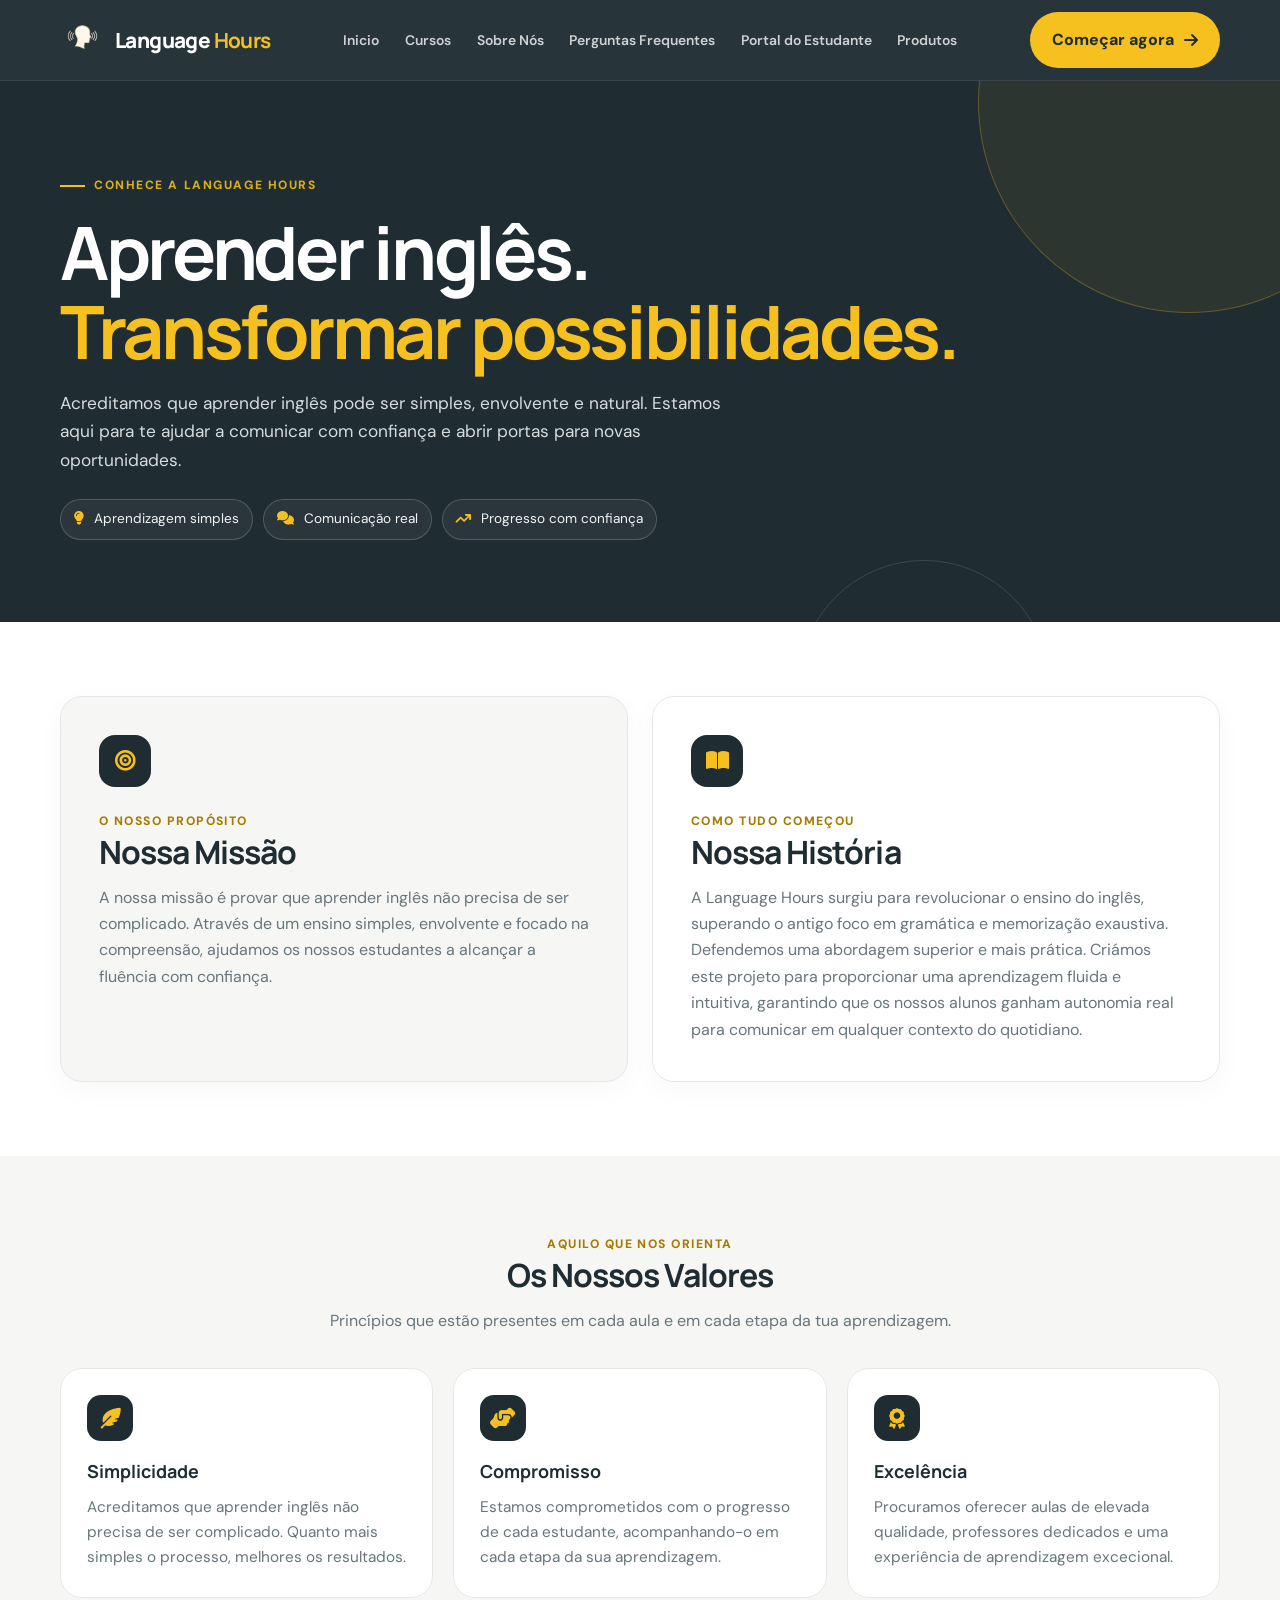
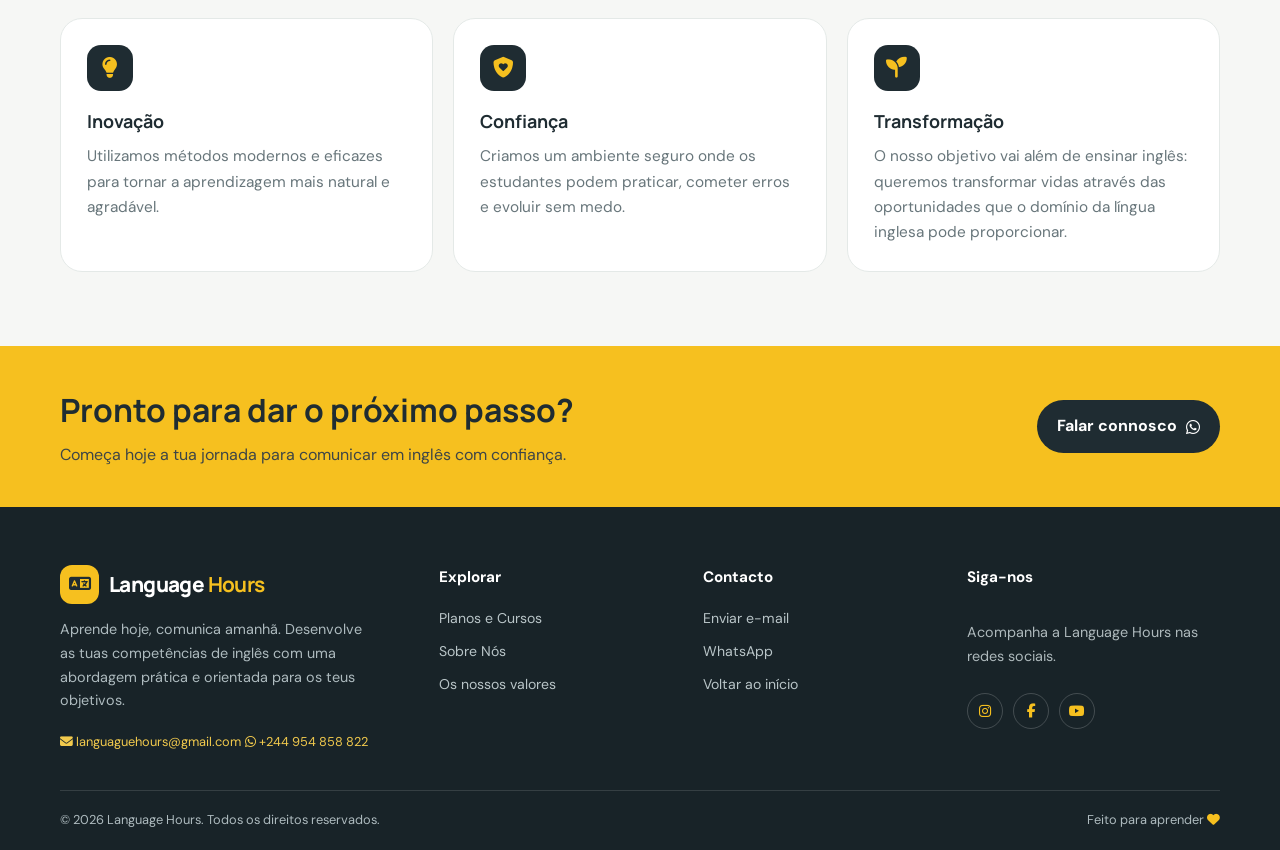
<file: Sobre.html>
<!DOCTYPE html>
<html lang="pt">
<head>
<meta charset="utf-8">
<meta name="viewport" content="width=device-width, initial-scale=1.0">
<meta name="description" content="Conheça a missão, a história e os valores da Language Hours.">
<meta name="theme-color" content="#1f2c32">
<title>Sobre Nós — Language Hours</title>
<link rel="preconnect" href="https://fonts.googleapis.com">
<link rel="preconnect" href="https://fonts.gstatic.com" crossorigin>
<link href="https://fonts.googleapis.com/css2?family=DM+Sans:wght@400;500;600;700&family=Manrope:wght@400;500;600;700;800&display=swap" rel="stylesheet">
<link href="https://cdnjs.cloudflare.com/ajax/libs/font-awesome/6.7.2/css/all.min.css" rel="stylesheet">
<link rel="stylesheet" href="css/curso.css">
<style>
/* Estilos específicos desta página: mesma paleta e linguagem visual do site original. */
.about-hero{position:relative;overflow:hidden;background:var(--ink);color:#fff;padding:88px 0 82px}
.about-hero:before,.about-hero:after{content:"";position:absolute;border-radius:50%;pointer-events:none}
.about-hero:before{width:420px;height:420px;right:-120px;top:-190px;border:1px solid #f6c01f45;background:#f6c01f10}
.about-hero:after{width:250px;height:250px;right:18%;bottom:-190px;border:1px solid #ffffff20}
.about-hero .container{position:relative;z-index:1}
.about-hero h1{font-family:Manrope,sans-serif;font-size:clamp(2.5rem,6vw,4.6rem);line-height:1.08;letter-spacing:-.045em;margin:17px 0}
.about-hero h1 em{font-style:normal;color:var(--gold)}
.about-hero p{max-width:680px;color:#d5dcde;font-size:1.08rem;margin:0}
.about-intro{display:grid;grid-template-columns:1fr 1fr;gap:24px;align-items:stretch}
.about-panel{border:1px solid var(--line);border-radius:var(--radius);padding:clamp(24px,4vw,38px);background:#fff;box-shadow:0 8px 28px #1f2c3208}
.about-panel.mission{background:var(--paper)}
.about-icon{width:52px;height:52px;display:grid;place-items:center;border-radius:16px;background:var(--ink);color:var(--gold);font-size:1.3rem;margin-bottom:20px}
.about-panel h2,.values-heading h2{font-family:Manrope,sans-serif;font-size:clamp(1.5rem,3vw,2rem);line-height:1.2;margin:0 0 13px;letter-spacing:-.03em}
.about-panel p{color:var(--muted);margin:0}
.values-heading{text-align:center;max-width:700px;margin:0 auto 34px}
.values-heading p{color:var(--muted);margin:12px auto 0}
.values-grid{display:grid;grid-template-columns:repeat(3,minmax(0,1fr));gap:20px}
.value-card{padding:26px;border:1px solid var(--line);border-radius:var(--radius);background:#fff;transition:transform .22s,border-color .22s,box-shadow .22s}
.value-card:hover{transform:translateY(-5px);border-color:#e8c34d;box-shadow:var(--shadow)}
.value-card .about-icon{width:46px;height:46px;border-radius:14px;margin-bottom:16px}
.value-card h3{font-family:Manrope,sans-serif;font-size:1.12rem;margin:0 0 8px}
.value-card p{font-size:.96rem;color:var(--muted);margin:0}
.about-cta{background:var(--gold);padding:38px 0}
.about-cta-inner{display:flex;justify-content:space-between;align-items:center;gap:24px}
.about-cta h2{font-family:Manrope,sans-serif;font-size:clamp(1.45rem,3vw,2rem);margin:0 0 5px}
.about-cta p{margin:0;color:#3e4546}
.about-cta .btn{background:var(--ink);color:#fff;white-space:nowrap}
.about-cta .btn:hover{box-shadow:0 10px 24px #1f2c3230}
.footer-social-copy{color:#aeb9bc}
@media(max-width:800px){.about-intro{grid-template-columns:1fr}.values-grid{grid-template-columns:repeat(2,minmax(0,1fr))}}
@media(max-width:560px){.about-hero{padding:66px 0 60px}.values-grid{grid-template-columns:1fr}.about-cta-inner{align-items:flex-start;flex-direction:column}.about-cta .btn{white-space:normal}}
@media(prefers-reduced-motion:reduce){.value-card{transition:none}.value-card:hover{transform:none}}
</style>
</head>
<body>
<header class="header" id="inicio">
    <div class="container nav">
        <a aria-label="Language Hours, página inicial"
           class="brand"
           href="home.html#inicio">

            <img src="img/logotipo.png"
                 alt="Language Hours"
                 class="brand-logo">

            <span>
                Language <b>Hours</b>
            </span>

        </a>
  <nav aria-label="Navegação principal" class="nav-links" id="navLinks">
        <a href="index.html">Inicio</a> 
        <a href="Curso.html">Cursos</a> 
        <a href="Sobre.html">Sobre Nós</a>
        <a href="Perguntas-frequentes.html">Perguntas Frequentes</a>
        <a href="dashboard.html">Portal do Estudante</a> 
         <a href="Produtos.html">Produtos</a>
  </nav>
  <div class="nav-actions">
   <a class="btn btn-gold" href="https://wa.me/244954858822?text=Ol%C3%A1%2C%20quero%20saber%20mais%20sobre%20a%20Language%20Hours.">Começar agora <i aria-hidden="true" class="fa-solid fa-arrow-right"></i></a>
   <button aria-controls="navLinks" aria-expanded="false" aria-label="Abrir menu" class="menu-toggle" id="menuToggle" type="button"><i aria-hidden="true" class="fa-solid fa-bars"></i></button>
  </div>
 </div>
</header>
<main>
 <section class="about-hero">
  <div class="container">
   <span class="eyebrow">Conhece a Language Hours</span>
   <h1>Aprender inglês.<br><em>Transformar possibilidades.</em></h1>
   <p>Acreditamos que aprender inglês pode ser simples, envolvente e natural. Estamos aqui para te ajudar a comunicar com confiança e abrir portas para novas oportunidades.</p>
   <div class="hero-pills" style="margin-top:25px">
    <span><i class="fa-solid fa-lightbulb"></i> Aprendizagem simples</span>
    <span><i class="fa-solid fa-comments"></i> Comunicação real</span>
    <span><i class="fa-solid fa-arrow-trend-up"></i> Progresso com confiança</span>
   </div>
  </div>
 </section>
 <section class="section">
  <div class="container about-intro">
   <article class="about-panel mission">
    <div class="about-icon"><i class="fa-solid fa-bullseye" aria-hidden="true"></i></div>
    <span class="section-kicker">O nosso propósito</span>
    <h2>Nossa Missão</h2>
    <p>A nossa missão é provar que aprender inglês não precisa de ser complicado. Através de um ensino simples, envolvente e focado na compreensão, ajudamos os nossos estudantes a alcançar a fluência com confiança.</p>
   </article>
   <article class="about-panel">
    <div class="about-icon"><i class="fa-solid fa-book-open" aria-hidden="true"></i></div>
    <span class="section-kicker">Como tudo começou</span>
    <h2>Nossa História</h2>
    <p>A Language Hours surgiu para revolucionar o ensino do inglês, superando o antigo foco em gramática e memorização exaustiva. Defendemos uma abordagem superior e mais prática. Criámos este projeto para proporcionar uma aprendizagem fluida e intuitiva, garantindo que os nossos alunos ganham autonomia real para comunicar em qualquer contexto do quotidiano.</p>
   </article>
  </div>
 </section>
 <section class="section section-soft" id="valores">
  <div class="container">
   <div class="values-heading">
    <span class="section-kicker">Aquilo que nos orienta</span>
    <h2>Os Nossos Valores</h2>
    <p>Princípios que estão presentes em cada aula e em cada etapa da tua aprendizagem.</p>
   </div>
   <div class="values-grid">
    <article class="value-card"><div class="about-icon"><i class="fa-solid fa-feather-pointed" aria-hidden="true"></i></div><h3>Simplicidade</h3><p>Acreditamos que aprender inglês não precisa de ser complicado. Quanto mais simples o processo, melhores os resultados.</p></article>
    <article class="value-card"><div class="about-icon"><i class="fa-solid fa-handshake-angle" aria-hidden="true"></i></div><h3>Compromisso</h3><p>Estamos comprometidos com o progresso de cada estudante, acompanhando-o em cada etapa da sua aprendizagem.</p></article>
    <article class="value-card"><div class="about-icon"><i class="fa-solid fa-award" aria-hidden="true"></i></div><h3>Excelência</h3><p>Procuramos oferecer aulas de elevada qualidade, professores dedicados e uma experiência de aprendizagem excecional.</p></article>
    <article class="value-card"><div class="about-icon"><i class="fa-solid fa-lightbulb" aria-hidden="true"></i></div><h3>Inovação</h3><p>Utilizamos métodos modernos e eficazes para tornar a aprendizagem mais natural e agradável.</p></article>
    <article class="value-card"><div class="about-icon"><i class="fa-solid fa-shield-heart" aria-hidden="true"></i></div><h3>Confiança</h3><p>Criamos um ambiente seguro onde os estudantes podem praticar, cometer erros e evoluir sem medo.</p></article>
    <article class="value-card"><div class="about-icon"><i class="fa-solid fa-seedling" aria-hidden="true"></i></div><h3>Transformação</h3><p>O nosso objetivo vai além de ensinar inglês: queremos transformar vidas através das oportunidades que o domínio da língua inglesa pode proporcionar.</p></article>
   </div>
  </div>
 </section>
 <section class="about-cta">
  <div class="container about-cta-inner">
   <div><h2>Pronto para dar o próximo passo?</h2><p>Começa hoje a tua jornada para comunicar em inglês com confiança.</p></div>
   <a class="btn" href="https://wa.me/244954858822?text=Ol%C3%A1%2C%20quero%20come%C3%A7ar%20a%20aprender%20ingl%C3%AAs%20com%20a%20Language%20Hours.">Falar connosco <i class="fa-brands fa-whatsapp" aria-hidden="true"></i></a>
  </div>
 </section>
</main>
<footer class="footer" id="contacto">
 <div class="container">
  <div class="footer-top">
   <div class="footer-about">
    <a class="brand footer-brand" href="Curso.html"><span class="brand-mark"><i class="fa-solid fa-language"></i></span><span>Language <b>Hours</b></span></a>
    <p>Aprende hoje, comunica amanhã. Desenvolve as tuas competências de inglês com uma abordagem prática e orientada para os teus objetivos.</p>
    <a class="footer-badge" href="mailto:languaguehours@gmail.com"><i class="fa-solid fa-envelope"></i> languaguehours@gmail.com</a>
    <a class="footer-badge" href="https://wa.me/244954858822"><i class="fa-brands fa-whatsapp"></i> +244 954 858 822</a>
   </div>
   <div class="footer-col"><h3>Explorar</h3><a href="Curso.html">Planos e Cursos</a><a href="#inicio">Sobre Nós</a><a href="#valores">Os nossos valores</a></div>
   <div class="footer-col"><h3>Contacto</h3><a href="mailto:languaguehours@gmail.com">Enviar e-mail</a><a href="https://wa.me/244954858822">WhatsApp</a><a href="#inicio">Voltar ao início</a></div>
   <div class="footer-col"><h3>Siga-nos</h3><p class="footer-social-copy">Acompanha a Language Hours nas redes sociais.</p><div class="socials"><a aria-label="Instagram" href="#"><i class="fa-brands fa-instagram"></i></a><a aria-label="Facebook" href="#"><i class="fa-brands fa-facebook-f"></i></a><a aria-label="YouTube" href="#"><i class="fa-brands fa-youtube"></i></a></div></div>
  </div>
  <div class="footer-bottom"><span>© 2026 Language Hours. Todos os direitos reservados.</span><a href="#inicio">Feito para aprender <i class="fa-solid fa-heart"></i></a></div>
 </div>
</footer>
<script>
(() => {
 const menuToggle=document.getElementById('menuToggle'), navLinks=document.getElementById('navLinks');
 const setMenu=(open)=>{if(!menuToggle||!navLinks)return;navLinks.classList.toggle('open',open);menuToggle.setAttribute('aria-expanded',String(open));menuToggle.setAttribute('aria-label',open?'Fechar menu':'Abrir menu');menuToggle.innerHTML=open?'<i class="fa-solid fa-xmark" aria-hidden="true"></i>':'<i class="fa-solid fa-bars" aria-hidden="true"></i>';document.body.classList.toggle('menu-open',open&&window.matchMedia('(max-width:700px)').matches);};
 if(menuToggle&&navLinks){menuToggle.addEventListener('click',()=>setMenu(menuToggle.getAttribute('aria-expanded')!=='true'));navLinks.querySelectorAll('a').forEach(a=>a.addEventListener('click',()=>setMenu(false)));document.addEventListener('keydown',e=>{if(e.key==='Escape')setMenu(false)});window.addEventListener('resize',()=>{if(innerWidth>700)setMenu(false)});}
 const cards=document.querySelectorAll('.value-card'); if('IntersectionObserver' in window){const observer=new IntersectionObserver(entries=>entries.forEach(entry=>{if(entry.isIntersecting){entry.target.animate([{opacity:0,transform:'translateY(16px)'},{opacity:1,transform:'translateY(0)'}],{duration:550,easing:'ease-out',fill:'both'});observer.unobserve(entry.target)}}),{threshold:.12});cards.forEach(card=>observer.observe(card));}
})();
</script>
</body>
</html>
</file>
<file: css/style.css>
/* Languague Hours — folha de estilos principal */

:root {

  --gold: #f6c01f;

  --gold-light: #ffdc70;

  --ink: #1f2c32;

  --ink-2: #2c3c43;

  --ink-3: #405158;

  --muted: #68767b;

  --paper: #f6f7f5;

  --white: #fff;

  --line: #e4e9e7;

  --radius: 22px;

  --shadow: 0 18px 55px rgba(31, 44, 50, .12);

  --shadow-strong: 0 25px 70px rgba(15, 27, 32, .2);

  --max: 1160px;

}

* { box-sizing: border-box; margin: 0; padding: 0; }

html { scroll-behavior: smooth; scroll-padding-top: 92px; }

body { font-family: 'DM Sans', sans-serif; color: var(--ink); line-height: 1.65; background: var(--white); overflow-x: hidden; }

body.menu-open { overflow: hidden; }

a { color: inherit; text-decoration: none; }

button, input, select, textarea { font: inherit; }

button { cursor: pointer; }

img { display: block; max-width: 100%; }

button, a, input, select, textarea { -webkit-tap-highlight-color: transparent; }

::selection { background: var(--gold); color: var(--ink); }

.container { width: min(var(--max), calc(100% - 44px)); margin-inline: auto; }

.section { padding: 104px 0; }

.section-soft { background: var(--paper); }

h1, h2, h3 { font-family: Manrope, sans-serif; line-height: 1.12; letter-spacing: -1px; }

h1 { font-size: clamp(2.7rem, 6.2vw, 5.4rem); max-width: 790px; margin: 22px 0; font-weight: 800; }

h2 { font-size: clamp(2rem, 4.1vw, 3.35rem); margin: 15px 0; font-weight: 800; }

h3 { font-size: 1.2rem; font-weight: 800; }

p { text-wrap: pretty; }

.skip-link { position: fixed; top: 10px; left: 10px; z-index: 999; padding: 10px 15px; background: var(--gold); color: var(--ink); border-radius: 10px; transform: translateY(-160%); }

.skip-link:focus { transform: translateY(0); }

.eyebrow { display: inline-flex; align-items: center; gap: 9px; color: var(--ink); font-size: .76rem; text-transform: uppercase; letter-spacing: 1.8px; font-weight: 800; }

.eyebrow:before { content: ''; width: 25px; height: 3px; border-radius: 5px; background: var(--gold); }

.eyebrow-light { color: var(--gold); }

.eyebrow-light:before { display: none; }

.eyebrow-dot { width: 8px; height: 8px; border-radius: 50%; background: var(--gold); box-shadow: 0 0 0 5px rgba(246,192,31,.16); }

.text-gradient { background: linear-gradient(110deg, #c18d00, #f6c01f 55%, #b88300); color: transparent; background-clip: text; -webkit-background-clip: text; }

.btn { display: inline-flex; align-items: center; justify-content: center; gap: 10px; padding: 14px 22px; border-radius: 999px; font-weight: 800; border: 1px solid transparent; transition: transform .22s ease, box-shadow .22s ease, background .22s ease; }

.btn:hover { transform: translateY(-3px); box-shadow: 0 12px 28px rgba(31,44,50,.18); }

.btn:active { transform: translateY(-1px) scale(.99); }

.btn-gold { background: var(--gold); color: var(--ink); }

.btn-gold:hover { background: var(--gold-light); }

.btn-dark { background: var(--ink); color: white; }

.btn-dark:hover { background: var(--ink-3); }

.btn-outline { color: white; border-color: rgba(255,255,255,.4); background: rgba(255,255,255,.06); backdrop-filter: blur(8px); }

.btn-outline:hover { background: rgba(255,255,255,.14); }

.btn-small { padding: 11px 17px; font-size: .88rem; }

.center-action { display: flex; justify-content: center; margin-top: 42px; }

.section-heading { max-width: 720px; text-align: center; margin: 0 auto 48px; }

.section-heading h2 { margin: 15px 0; }

.section-heading p, .section-lead { color: var(--muted); }

.section-heading p { max-width: 620px; margin: 0 auto; }

:focus-visible { outline: 3px solid var(--gold); outline-offset: 4px; }

[hidden] { display: none !important; }

/* Navegação */

.header { position: sticky; top: 0; z-index: 100; color: white; background: rgba(31,44,50,.96); border-bottom: 1px solid rgba(255,255,255,.08); backdrop-filter: blur(16px); transition: box-shadow .25s, background .25s; }

.header.scrolled { box-shadow: 0 8px 30px rgba(12,22,27,.18); background: rgba(25,37,42,.98); }

.nav { min-height: 80px; display: flex; align-items: center; justify-content: space-between; gap: 24px; }

.brand { display: inline-flex; align-items: center; gap: 10px; white-space: nowrap; font: 800 1.2rem Manrope, sans-serif; letter-spacing: -.7px; }

.brand b { color: var(--gold); }

.brand-mark { width: 40px; height: 40px; display: grid; place-items: center;  color: var(--ink); border-radius: 13px; font-size: 1.15rem;  }

.nav-links { display: flex; align-items: center; gap: clamp(14px, 2vw, 27px); color: rgba(255,255,255,.78); font-size: .87rem; }

.nav-links a { position: relative; padding: 8px 0; transition: color .2s; }

.nav-links a:after { content: ''; position: absolute; bottom: 0; left: 0; width: 0; height: 2px; background: var(--gold); transition: width .25s; }

.nav-links a:hover, .nav-links a.active { color: white; }

.nav-links a:hover:after, .nav-links a.active:after { width: 100%; }

.nav-actions { display: flex; align-items: center; gap: 15px; }

.nav-login { font-size: .85rem; font-weight: 700; color: rgba(255,255,255,.8); white-space: nowrap; }

.nav-login:hover { color: var(--gold); }

.menu-toggle { display: none; width: 42px; height: 42px; border: 1px solid rgba(255,255,255,.2); border-radius: 12px; background: transparent; color: white; font-size: 1.2rem; }

/* Hero e slider */

.hero { min-height: 690px; position: relative; isolation: isolate; overflow: hidden; display: flex; align-items: center; background: var(--ink); color: white; }

.hero-slides, .hero-overlay { position: absolute; inset: 0; }


/* Hero e slider — imagens optimizadas */
.hero-slides {
  position: absolute;
  inset: 0;
  z-index: -2;
  overflow: hidden;
  background: var(--ink);
}

.hero-slide {
  position: absolute;
  inset: 0;
  width: 100%;
  height: 100%;
  display: block;
  object-fit: cover;
  object-position: center;
  opacity: 0;
  transform: scale(1.02);
  transition: opacity 0.8s ease, transform 5s ease;
  will-change: opacity;
}

.hero-slide.is-active {
  opacity: 1;
  transform: scale(1);
}


.hero-slide.is-active { opacity: 1; transform: scale(1); }

.hero-overlay { z-index: -1; background: linear-gradient(90deg, rgba(17,28,33,.96) 0%, rgba(31,44,50,.82) 49%, rgba(31,44,50,.36) 100%), linear-gradient(0deg, rgba(19,29,34,.38), transparent 60%); }

.hero-content { padding: 100px 0 125px; }

.hero-copy { max-width: 790px; }

.hero h1 em { color: var(--gold); font-style: normal; display: inline-block; }

.hero-copy > p { max-width: 620px; margin-bottom: 30px; font-size: 1.1rem; color: rgba(255,255,255,.8); }

.hero-buttons { display: flex; flex-wrap: wrap; gap: 13px; }

.hero-proof { display: flex; align-items: center; gap: 15px; margin-top: 34px; color: rgba(255,255,255,.78); font-size: .86rem; }

.hero-proof p { line-height: 1.5; }

.hero-proof strong { color: white; }

.proof-icons { display: flex; padding-left: 5px; }

.proof-icons span { width: 37px; height: 37px; display: grid; place-items: center; margin-left: -6px; border: 2px solid var(--ink); border-radius: 50%; background: var(--gold); color: var(--ink); font-size: .68rem; font-weight: 800; }

.hero-floating-card { position: absolute; right: max(24px, calc((100vw - var(--max))/2)); bottom: 86px; display: flex; align-items: center; gap: 12px; padding: 16px 20px; border: 1px solid rgba(255,255,255,.6); border-radius: 18px; color: var(--ink); background: rgba(255,255,255,.96); box-shadow: var(--shadow-strong); animation: float 5s ease-in-out infinite; }

.floating-icon { width: 45px; height: 45px; display: grid; place-items: center; border-radius: 14px; background: var(--gold); font-size: 1.2rem; }

.hero-floating-card strong, .hero-floating-card small { display: block; }

.hero-floating-card strong { font: 800 .92rem Manrope; }

.hero-floating-card small { color: var(--muted); font-size: .78rem; }

.floating-sparkle { margin-left: 4px; color: #dca900; font-size: 1.4rem; }

.slider-controls { position: absolute; left: max(22px, calc((100vw - var(--max))/2)); bottom: 28px; display: flex; align-items: center; gap: 15px; z-index: 3; }

.slider-arrow { width: 34px; height: 34px; display: grid; place-items: center; border: 1px solid rgba(255,255,255,.3); border-radius: 50%; background: rgba(255,255,255,.08); color: white; transition: background .2s, color .2s; }

.slider-arrow:hover { background: var(--gold); color: var(--ink); }

.slider-dots { display: flex; align-items: center; gap: 8px; }

.slider-dot { width: 8px; height: 8px; padding: 0; border: 1px solid rgba(255,255,255,.8); border-radius: 99px; background: transparent; transition: width .25s, background .25s; }

.slider-dot[aria-current="true"] { width: 24px; background: var(--gold); border-color: var(--gold); }

.slider-status { position: absolute; width: 1px; height: 1px; padding: 0; margin: -1px; overflow: hidden; clip: rect(0,0,0,0); white-space: nowrap; }

.hero-scroll { position: absolute; right: max(28px, calc((100vw - var(--max))/2)); bottom: 31px; display: flex; align-items: center; gap: 10px; color: rgba(255,255,255,.75); font-size: .75rem; letter-spacing: .8px; text-transform: uppercase; }

.hero-scroll span { width: 23px; height: 35px; border: 1px solid rgba(255,255,255,.6); border-radius: 99px; position: relative; }

.hero-scroll span:after { content: ''; position: absolute; top: 7px; left: 50%; width: 3px; height: 6px; border-radius: 5px; background: var(--gold); transform: translateX(-50%); animation: scrollDot 1.5s infinite; }

/* Faixa de vantagens */

.trust-strip { position: relative; z-index: 2; background: white; border-bottom: 1px solid var(--line); }

.trust-grid { display: grid; grid-template-columns: repeat(4, 1fr); padding: 25px 0; }

.trust-item { display: flex; align-items: center; justify-content: center; gap: 12px; padding: 5px 14px; border-right: 1px solid var(--line); }

.trust-item:last-child { border: 0; }

.trust-icon { width: 43px; height: 43px; display: grid; place-items: center; flex-shrink: 0; border-radius: 14px; background: #fff4cc; color: #806000; font-size: 1.05rem; }

.trust-item b, .trust-item small { display: block; }

.trust-item b { font: 800 .84rem Manrope; }

.trust-item small { color: var(--muted); font-size: .76rem; }

/* Cursos, pesquisa e filtros */

.section-courses { background: linear-gradient(180deg, #fff 0%, #fbfcfa 100%); }

.course-tools { display: flex; align-items: center; justify-content: space-between; flex-wrap: wrap; gap: 18px; margin-bottom: 28px; }

.search-box { min-width: 230px; width: min(100%, 300px); display: flex; align-items: center; gap: 10px; padding: 12px 15px; border: 1px solid var(--line); border-radius: 13px; background: white; color: var(--muted); }

.search-box:focus-within { border-color: #d8ad1a; box-shadow: 0 0 0 4px rgba(246,192,31,.13); }

.search-box input { width: 100%; min-width: 0; border: 0; outline: 0; background: transparent; color: var(--ink); font-size: .9rem; }

.filter-buttons { display: flex; flex-wrap: wrap; gap: 7px; }

.filter-btn { padding: 9px 13px; border: 1px solid var(--line); border-radius: 999px; background: white; color: var(--muted); font-size: .79rem; font-weight: 700; transition: all .2s; }

.filter-btn:hover, .filter-btn.active { border-color: var(--ink); background: var(--ink); color: white; }

.courses { display: grid; grid-template-columns: repeat(3, 1fr); gap: 21px; align-items: stretch; }

.course-card { position: relative; display: flex; flex-direction: column; padding: 27px; overflow: hidden; border: 1px solid var(--line); border-radius: var(--radius); background: white; transition: transform .3s, box-shadow .3s, border-color .3s; }

.course-card:before { content: ''; position: absolute; top: 0; left: 0; right: 0; height: 3px; background: linear-gradient(90deg, var(--gold), transparent); transform: scaleX(0); transform-origin: left; transition: transform .3s; }

.course-card:hover { transform: translateY(-7px); border-color: rgba(246,192,31,.75); box-shadow: var(--shadow); }

.course-card:hover:before { transform: scaleX(1); }

.course-card-top { display: flex; align-items: center; justify-content: space-between; gap: 10px; margin-bottom: 20px; }

.course-icon { width: 54px; height: 54px; display: grid; place-items: center; border-radius: 17px; font-size: 1.25rem; }

.icon-blue { background: #e7f1ff; color: #285f9b; }

.icon-gold { background: #fff2c5; color: #876200; }

.icon-purple { background: #eee8ff; color: #6750a4; }

.icon-green { background: #e3f7ec; color: #217b4b; }

.icon-pink { background: #ffe8f0; color: #a53b68; }

.level-pill { padding: 5px 9px; border-radius: 999px; background: #f2f4f3; color: #536167; font-size: .7rem; font-weight: 800; }

.course-kicker { color: #947000; font-size: .72rem; font-weight: 800; letter-spacing: 1.2px; text-transform: uppercase; }

.course-card h3 { margin: 7px 0 10px; font-size: 1.24rem; }

.course-card > p { color: var(--muted); font-size: .9rem; margin-bottom: 17px; }

.course-points { list-style: none; display: grid; gap: 8px; margin: 0 0 18px; }

.course-points li { display: flex; align-items: flex-start; gap: 8px; color: #526066; font-size: .82rem; }

.course-points i { margin-top: 5px; color: #9a7600; font-size: .7rem; }

.course-meta { padding-top: 13px; margin-top: auto; border-top: 1px solid var(--line); color: var(--muted); font-size: .75rem; }

.course-meta i { margin-right: 5px; }

.course-bottom { display: flex; justify-content: space-between; align-items: center; gap: 10px; padding-top: 15px; font-size: .81rem; }

.course-level { color: var(--ink); font-weight: 800; }

.text-link { display: inline-flex; align-items: center; gap: 7px; color: #826000; font-weight: 800; white-space: nowrap; }

.text-link i { transition: transform .2s; }

.text-link:hover i { transform: translateX(4px); }

.featured-course { border-color: rgba(246,192,31,.7); box-shadow: 0 12px 40px rgba(246,192,31,.1); }

.popular-ribbon { position: absolute; top: 0; right: 0; padding: 7px 13px; border-radius: 0 0 0 13px; background: var(--gold); color: var(--ink); font-size: .67rem; font-weight: 800; }

.popular-ribbon i { margin-right: 4px; }

.empty-state { padding: 30px; margin-top: 20px; text-align: center; color: var(--muted); background: var(--paper); border-radius: 15px; }

/* Números */

.stats-band { padding: 42px 0; background: var(--gold); }

.stats-grid { display: grid; grid-template-columns: repeat(4, 1fr); gap: 20px; }

.stat-item { text-align: center; border-right: 1px solid rgba(31,44,50,.2); }

.stat-item:last-child { border: 0; }

.stat-number { display: block; min-height: 48px; font: 800 clamp(1.7rem, 3vw, 2.4rem) Manrope; }

.stat-label { display: block; font-size: .83rem; font-weight: 700; }

/* Método */

.method-grid { display: grid; grid-template-columns: 1fr 1fr; align-items: center; gap: clamp(40px, 7vw, 88px); }

.method-visual { position: relative; min-height: 500px; border-radius: 30px; background: var(--ink); box-shadow: var(--shadow); }

.method-visual > img { position: absolute; inset: 0; width: 100%; height: 100%; min-height: 500px; object-fit: cover; border-radius: inherit; }

.method-visual:after { content: ''; position: absolute; inset: 0; border-radius: inherit; background: linear-gradient(0deg, rgba(18,29,34,.58), transparent 55%); pointer-events: none; }

.method-badge { position: absolute; z-index: 2; left: 22px; right: 22px; bottom: 22px; display: flex; align-items: center; gap: 12px; padding: 17px; border: 1px solid rgba(255,255,255,.5); border-radius: 17px; background: rgba(255,255,255,.96); box-shadow: var(--shadow); }

.badge-icon { width: 44px; height: 44px; display: grid; place-items: center; border-radius: 13px; background: var(--gold); font-size: 1.15rem; }

.method-badge b, .method-badge small { display: block; }

.method-badge b { font: 800 .95rem Manrope; }

.method-badge small { color: var(--muted); font-size: .78rem; }

.decor { position: absolute; z-index: 1; border: 1px solid rgba(246,192,31,.7); border-radius: 50%; pointer-events: none; }

.decor-one { width: 150px; height: 150px; top: -32px; right: -28px; box-shadow: 0 0 0 18px rgba(246,192,31,.08); }

.decor-two { width: 70px; height: 70px; left: -25px; bottom: 85px; background: rgba(246,192,31,.14); }

.method-copy > p { margin: 17px 0 24px; color: var(--muted); }

.method-steps { display: grid; gap: 20px; margin: 27px 0 30px; }

.method-step { display: flex; align-items: flex-start; gap: 15px; }

.step-number { width: 42px; height: 42px; flex-shrink: 0; display: grid; place-items: center; border: 1px solid #ecd98e; border-radius: 13px; background: #fff6d8; color: #876200; font: 800 .8rem Manrope; }

.method-step h3 { margin-bottom: 5px; font-size: 1rem; }

.method-step p { color: var(--muted); font-size: .87rem; }

/* Vantagens */

.benefits-grid { display: grid; grid-template-columns: repeat(4, 1fr); gap: 17px; }

.benefit-card { position: relative; min-height: 240px; padding: 25px; overflow: hidden; border: 1px solid var(--line); border-radius: 20px; background: white; transition: transform .28s, box-shadow .28s, border-color .28s; }

.benefit-card:hover { transform: translateY(-6px); border-color: #e9c448; box-shadow: var(--shadow); }

.benefit-icon { width: 49px; height: 49px; display: grid; place-items: center; margin-bottom: 19px; border-radius: 15px; background: #fff3c6; color: #8b6700; font-size: 1.15rem; }

.benefit-card h3 { margin-bottom: 9px; font-size: 1.05rem; }

.benefit-card p { position: relative; z-index: 1; color: var(--muted); font-size: .85rem; }

.benefit-number { position: absolute; right: 12px; bottom: -22px; color: #f6f7f5; font: 800 5.2rem Manrope; line-height: 1; }

/* Jornada */

.learning-section { position: relative; overflow: hidden; background: var(--ink); color: white; }

.learning-section:before { content: ''; position: absolute; width: 500px; height: 500px; right: -200px; top: -220px; border: 1px solid rgba(246,192,31,.23); border-radius: 50%; box-shadow: 0 0 0 50px rgba(246,192,31,.035), 0 0 0 100px rgba(246,192,31,.025); }

.learning-grid { position: relative; display: grid; grid-template-columns: .85fr 1.15fr; align-items: center; gap: 80px; }

.learning-copy h2 { margin: 17px 0; }

.learning-copy > p { margin-bottom: 26px; color: rgba(255,255,255,.7); }

.journey-list { display: grid; gap: 13px; }

.journey-item { display: grid; grid-template-columns: 48px 1fr 32px; align-items: center; gap: 16px; padding: 22px; border: 1px solid rgba(255,255,255,.12); border-radius: 18px; background: rgba(255,255,255,.045); transition: transform .25s, background .25s, border-color .25s; }

.journey-item:hover { transform: translateX(5px); border-color: rgba(246,192,31,.5); background: rgba(255,255,255,.075); }

.journey-number { width: 43px; height: 43px; display: grid; place-items: center; border-radius: 13px; background: var(--gold); color: var(--ink); font: 800 .85rem Manrope; }

.journey-item h3 { margin-bottom: 5px; font-size: 1rem; }

.journey-item p { color: rgba(255,255,255,.65); font-size: .83rem; }

.journey-symbol { color: var(--gold); font-size: 1.3rem; }

/* Testemunhos */

.testimonials { display: grid; grid-template-columns: repeat(3, 1fr); gap: 20px; }

.quote-card { padding: 27px; border: 1px solid var(--line); border-radius: 22px; background: white; transition: transform .25s, box-shadow .25s; }

.quote-card:hover { transform: translateY(-5px); box-shadow: var(--shadow); }

.quote-featured { background: var(--ink); color: white; border-color: var(--ink); }

.quote-top { display: flex; align-items: center; justify-content: space-between; margin-bottom: 12px; }

.quote-mark { color: var(--gold); font: 800 4rem Georgia, serif; line-height: .8; }

.stars { color: #bd9000; letter-spacing: 2px; font-size: .8rem; }

.quote-card > p { min-height: 100px; margin-bottom: 22px; color: #526066; font-size: .92rem; }

.quote-featured > p { color: rgba(255,255,255,.78); }

.person { display: flex; align-items: center; gap: 11px; padding-top: 17px; border-top: 1px solid var(--line); }

.quote-featured .person { border-color: rgba(255,255,255,.15); }

.person-avatar { width: 43px; height: 43px; display: grid; place-items: center; border-radius: 50%; background: var(--gold); color: var(--ink); font-size: .78rem; font-weight: 800; }

.person b, .person small { display: block; }

.person b { font-size: .88rem; }

.person small { color: var(--muted); font-size: .75rem; }

.quote-featured .person small { color: rgba(255,255,255,.58); }

.note-text { margin-top: 22px; color: var(--muted); font-size: .78rem; text-align: center; }

.note-text i { color: #9a7600; margin-right: 5px; }

/* FAQ */

.faq-grid { display: grid; grid-template-columns: .8fr 1.2fr; align-items: start; gap: 75px; }

.faq-intro h2 { margin: 17px 0; }

.faq-intro > p { color: var(--muted); }

.faq-contact { display: flex; align-items: center; gap: 12px; margin-top: 28px; padding: 15px; border-radius: 16px; background: white; border: 1px solid var(--line); }

.faq-contact-icon { width: 43px; height: 43px; display: grid; place-items: center; border-radius: 13px; background: var(--gold); }

.faq-contact b, .faq-contact small { display: block; }

.faq-contact b { font-size: .88rem; }

.faq-contact small { color: var(--muted); font-size: .78rem; }

.faq-list { display: grid; gap: 10px; }

.faq-item { border: 1px solid var(--line); border-radius: 15px; background: white; overflow: hidden; transition: border-color .2s, box-shadow .2s; }

.faq-item[open] { border-color: #e6c14c; box-shadow: 0 8px 25px rgba(31,44,50,.05); }

.faq-item summary { display: flex; align-items: center; justify-content: space-between; gap: 15px; padding: 19px 20px; list-style: none; cursor: pointer; font-weight: 800; font-size: .91rem; }

.faq-item summary::-webkit-details-marker { display: none; }

.faq-plus { width: 28px; height: 28px; display: grid; place-items: center; flex-shrink: 0; border-radius: 50%; background: #fff4c8; color: #806000; font-size: .75rem; transition: transform .2s; }

.faq-item[open] .faq-plus { transform: rotate(45deg); }

.faq-item > p { padding: 0 20px 20px; color: var(--muted); font-size: .87rem; }

/* Formulário */

.enrollment-section { position: relative; overflow: hidden; background: linear-gradient(130deg, #1f2c32 0%, #263a42 100%); color: white; }

.enrollment-section:before { content: ''; position: absolute; width: 420px; height: 420px; top: -250px; left: -120px; border: 1px solid rgba(246,192,31,.28); border-radius: 50%; box-shadow: 0 0 0 40px rgba(246,192,31,.04), 0 0 0 80px rgba(246,192,31,.025); }

.enrollment-grid { position: relative; display: grid; grid-template-columns: .9fr 1.1fr; align-items: start; gap: clamp(35px, 6vw, 80px); }

.enrollment-copy h2 { margin: 17px 0; }

.enrollment-copy > p { color: rgba(255,255,255,.7); }

.enrollment-points { display: grid; gap: 12px; margin: 26px 0; }

.enrollment-points span { display: flex; align-items: center; gap: 10px; color: rgba(255,255,255,.88); font-size: .9rem; }

.enrollment-points i { color: var(--gold); }

.enrollment-note { display: flex; align-items: flex-start; gap: 10px; padding: 15px; border: 1px solid rgba(255,255,255,.12); border-radius: 13px; background: rgba(255,255,255,.045); color: rgba(255,255,255,.58); font-size: .76rem; }

.enrollment-note i { color: var(--gold); margin-top: 3px; }

.enrollment-form { padding: 30px; border-radius: 24px; background: white; color: var(--ink); box-shadow: var(--shadow-strong); }

.form-heading { display: flex; align-items: center; gap: 13px; margin-bottom: 23px; }

.form-icon { width: 47px; height: 47px; display: grid; place-items: center; border-radius: 14px; background: var(--gold); font-size: 1.1rem; }

.form-heading h3 { font-size: 1.2rem; }

.form-heading p { color: var(--muted); font-size: .8rem; }

.form-row { display: grid; grid-template-columns: 1fr 1fr; gap: 14px; }

.form-field { display: grid; gap: 7px; margin-bottom: 15px; }

.form-field label { font-size: .79rem; font-weight: 800; }

.form-field input, .form-field select, .form-field textarea { width: 100%; min-width: 0; padding: 12px 13px; border: 1px solid #dfe5e2; border-radius: 11px; outline: none; background: #fbfcfb; color: var(--ink); font-size: .86rem; transition: border-color .2s, box-shadow .2s; }

.form-field textarea { resize: vertical; }

.form-field input:focus, .form-field select:focus, .form-field textarea:focus { border-color: #d9ad18; box-shadow: 0 0 0 4px rgba(246,192,31,.14); }

.form-field input::placeholder, .form-field textarea::placeholder { color: #9aa4a5; }

.form-submit { width: 100%; margin-top: 3px; }

.form-feedback { min-height: 0; margin-top: 10px; font-size: .82rem; }

.form-feedback.success { color: #187044; }

.form-feedback.error { color: #a12b2b; }

.form-alternatives { padding-top: 16px; margin-top: 13px; border-top: 1px solid var(--line); }

.form-alternatives > span { display: block; margin-bottom: 10px; color: var(--muted); font-size: .76rem; }

.form-alternatives > div { display: flex; gap: 9px; }

.send-option { display: inline-flex; align-items: center; justify-content: center; gap: 7px; padding: 9px 13px; border: 1px solid var(--line); border-radius: 10px; background: white; color: var(--ink); font-size: .8rem; font-weight: 800; }

.send-option:not(:disabled):hover { border-color: var(--gold); background: #fff9e7; }

.send-option:disabled { opacity: .4; cursor: not-allowed; }

/* Chamada final e rodapé */

.final-cta { padding: 30px 0 0; background: var(--white); }

.final-cta-inner { position: relative; display: flex; align-items: center; justify-content: space-between; gap: 30px; padding: 48px 54px; overflow: hidden; border-radius: 28px; background: var(--gold); }

.final-cta-inner h2 { max-width: 680px; margin: 10px 0; font-size: clamp(1.8rem, 3.4vw, 2.8rem); }

.final-cta-inner p { max-width: 650px; color: rgba(31,44,50,.78); }

.final-cta-inner .eyebrow:before { background: var(--ink); }

.final-cta-inner .btn { flex-shrink: 0; position: relative; z-index: 2; }

.cta-decoration { position: absolute; right: 24%; bottom: -75px; color: rgba(31,44,50,.07); font: 800 12rem Manrope; line-height: 1; pointer-events: none; }

.footer { margin-top: 95px; padding: 54px 0 24px; background: #172126; color: rgba(255,255,255,.68); }

.footer-top { display: grid; grid-template-columns: 1.5fr 1fr 1fr 1fr; gap: 34px; padding-bottom: 38px; }

.footer-brand { color: white; }

.footer-about > p { max-width: 330px; margin: 16px 0; font-size: .86rem; }

.footer-badge { display: inline-flex; align-items: center; gap: 7px; color: var(--gold); font-size: .76rem; font-weight: 700; }

.footer-col h3 { margin-bottom: 15px; color: white; font-size: .95rem; letter-spacing: 0; }

.footer-col > a { display: block; margin: 9px 0; font-size: .84rem; transition: color .2s, transform .2s; }

.footer-col > a:hover { color: var(--gold); transform: translateX(3px); }

.footer-social-copy { font-size: .8rem; margin-bottom: 12px; }

.socials { display: flex; gap: 10px; }

.socials a { width: 37px; height: 37px; display: grid; place-items: center; border: 1px solid rgba(255,255,255,.16); border-radius: 11px; color: white; transition: background .2s, color .2s, transform .2s; }

.socials a:hover { background: var(--gold); color: var(--ink); transform: translateY(-3px); }

.footer-bottom { display: flex; justify-content: space-between; gap: 20px; padding-top: 20px; border-top: 1px solid rgba(255,255,255,.12); font-size: .78rem; }

.footer-bottom a:hover { color: var(--gold); }

.footer-bottom i { color: var(--gold); margin-left: 4px; }

.back-to-top { position: fixed; right: 22px; bottom: 22px; z-index: 90; width: 45px; height: 45px; display: grid; place-items: center; border: 0; border-radius: 14px; background: var(--gold); color: var(--ink); box-shadow: 0 8px 25px rgba(31,44,50,.2); opacity: 0; visibility: hidden; transform: translateY(10px); transition: opacity .25s, visibility .25s, transform .25s; }

.back-to-top.visible { opacity: 1; visibility: visible; transform: translateY(0); }

.toast { position: fixed; z-index: 200; right: 20px; bottom: 80px; max-width: min(380px, calc(100% - 40px)); padding: 13px 17px; border-radius: 13px; background: var(--ink); color: white; box-shadow: var(--shadow); opacity: 0; visibility: hidden; transform: translateY(10px); transition: all .25s; font-size: .86rem; }

.toast.show { opacity: 1; visibility: visible; transform: translateY(0); }

/* Animações ao entrar no ecrã */

.reveal { opacity: 0; transform: translateY(24px); transition: opacity .7s ease, transform .7s cubic-bezier(.2,.7,.2,1); }

.reveal.visible { opacity: 1; transform: translateY(0); }

.reveal-delay-1 { transition-delay: .1s; }

.reveal-delay-2 { transition-delay: .2s; }

.reveal-delay-3 { transition-delay: .3s; }

@keyframes float { 0%, 100% { transform: translateY(0); } 50% { transform: translateY(-9px); } }

@keyframes scrollDot { 0% { opacity: 0; transform: translate(-50%, 0); } 35% { opacity: 1; } 100% { opacity: 0; transform: translate(-50%, 12px); } }

@keyframes pulseGlow { 0%, 100% { box-shadow: 0 0 0 0 rgba(246,192,31,.25); } 50% { box-shadow: 0 0 0 8px rgba(246,192,31,0); } }

@media (max-width: 1080px) {

  .nav-links { gap: 15px; font-size: .82rem; }

  .nav-login { display: none; }

  .courses { grid-template-columns: repeat(2, minmax(0, 1fr)); }

  .benefits-grid { grid-template-columns: repeat(2, minmax(0, 1fr)); }

  .footer-top { grid-template-columns: 1.3fr 1fr 1fr; }

  .footer-col:last-child { grid-column: 2 / -1; }

  .learning-grid { gap: 45px; }

}

@media (max-width: 780px) {

  .container { width: min(var(--max), calc(100% - 32px)); }

  .section { padding: 78px 0; }

  .nav { min-height: 72px; }

  .menu-toggle { display: grid; place-items: center; }

  .nav-actions > .btn { display: none; }

  .nav-links { position: fixed; top: 72px; left: 16px; right: 16px; display: flex; flex-direction: column; align-items: stretch; gap: 4px; padding: 15px; border: 1px solid var(--line); border-radius: 18px; background: white; color: var(--ink); box-shadow: var(--shadow-strong); opacity: 0; visibility: hidden; transform: translateY(-10px); transition: opacity .2s, visibility .2s, transform .2s; }

  .nav-links.open { opacity: 1; visibility: visible; transform: translateY(0); }

  .nav-links a { padding: 11px 12px; border-radius: 10px; }

  .nav-links a:hover, .nav-links a.active { background: #fff6d8; color: var(--ink); }

  .nav-links a:after { display: none; }

  .hero { min-height: 730px; align-items: flex-start; }

  .hero-content { padding: 90px 0 180px; }

  .hero-overlay { background: linear-gradient(90deg, rgba(17,28,33,.94), rgba(31,44,50,.7)), linear-gradient(0deg, rgba(19,29,34,.62), transparent 70%); }

  .hero-copy > p { font-size: 1rem; }

  .hero-floating-card { right: 16px; left: 16px; bottom: 72px; padding: 13px 15px; }

  .slider-controls { left: 16px; bottom: 22px; }

  .hero-scroll { display: none; }

  .trust-grid { grid-template-columns: repeat(2, 1fr); gap: 16px 0; padding: 22px 0; }

  .trust-item { justify-content: flex-start; border-right: 0; padding: 4px 8px; }

  .method-grid, .learning-grid, .faq-grid, .enrollment-grid { grid-template-columns: 1fr; gap: 40px; }

  .method-visual, .method-visual > img { min-height: 390px; }

  .learning-copy { max-width: 600px; }

  .faq-grid { gap: 28px; }

  .enrollment-grid { gap: 32px; }

  .final-cta-inner { align-items: flex-start; flex-direction: column; padding: 35px 28px; }

  .footer-top { grid-template-columns: repeat(2, minmax(0, 1fr)); gap: 28px; }

  .footer-about { grid-column: 1 / -1; }

  .footer-col:last-child { grid-column: auto; }

}

@media (max-width: 560px) {

  .container { width: calc(100% - 30px); }

  .section { padding: 66px 0; }

  .brand { font-size: 1.03rem; gap: 8px; }

  .brand-mark { width: 36px; height: 36px; border-radius: 11px; }

  h1 { font-size: clamp(2.55rem, 12vw, 3.8rem); }

  h2 { font-size: clamp(1.9rem, 9vw, 2.6rem); }

  .hero { min-height: 745px; }

  .hero-content { padding: 75px 0 195px; }

  .hero-buttons { align-items: stretch; flex-direction: column; max-width: 320px; }

  .hero-buttons .btn { width: 100%; }

  .hero-proof { align-items: flex-start; margin-top: 25px; }

  .hero-floating-card { bottom: 69px; }

  .floating-sparkle { display: none; }

  .slider-controls { gap: 9px; }

  .slider-dots { gap: 6px; }

  .slider-dot { width: 7px; height: 7px; }

  .slider-dot[aria-current="true"] { width: 19px; }

  .trust-grid { gap: 17px 5px; }

  .trust-item { gap: 9px; padding: 3px; }

  .trust-icon { width: 36px; height: 36px; border-radius: 11px; font-size: .9rem; }

  .trust-item b { font-size: .76rem; }

  .trust-item small { font-size: .69rem; }

  .section-heading { margin-bottom: 32px; }

  .course-tools { align-items: stretch; }

  .search-box { width: 100%; }

  .filter-buttons { display: grid; grid-template-columns: repeat(2, 1fr); }

  .filter-btn { padding: 9px 7px; }

  .courses, .benefits-grid, .testimonials { grid-template-columns: 1fr; }

  .course-card { padding: 23px; }

  .stats-grid { grid-template-columns: repeat(2, 1fr); gap: 22px 10px; }

  .stat-item:nth-child(2) { border-right: 0; }

  .stat-item { padding: 5px; }

  .stat-label { font-size: .76rem; }

  .method-visual, .method-visual > img { min-height: 330px; }

  .method-badge { left: 13px; right: 13px; bottom: 13px; padding: 13px; }

  .journey-item { grid-template-columns: 40px 1fr; gap: 12px; padding: 17px; }

  .journey-number { width: 38px; height: 38px; }

  .journey-symbol { display: none; }

  .quote-card { padding: 23px; }

  .quote-card > p { min-height: 0; }

  .faq-item summary { padding: 16px; font-size: .85rem; }

  .faq-item > p { padding: 0 16px 17px; }

  .enrollment-form { padding: 22px 18px; }

  .form-row { grid-template-columns: 1fr; gap: 0; }

  .form-alternatives > div { display: grid; grid-template-columns: 1fr 1fr; }

  .send-option { padding: 10px 7px; }

  .final-cta-inner { padding: 29px 22px; }

  .footer { margin-top: 65px; padding-top: 42px; }

  .footer-top { gap: 25px 18px; }

  .footer-col h3 { font-size: .9rem; }

  .footer-col > a { font-size: .79rem; }

  .footer-bottom { flex-direction: column; gap: 8px; }

  .back-to-top { right: 14px; bottom: 14px; width: 42px; height: 42px; }

}

@media (prefers-reduced-motion: reduce) {

  *, *::before, *::after { scroll-behavior: auto !important; animation-duration: .01ms !important; animation-iteration-count: 1 !important; transition-duration: .01ms !important; }

  .reveal { opacity: 1; transform: none; }

  .hero-slide { transform: none; }

}

/* Animação de escrita no banner */

.hero .typing-text {

  display: inline;

  border-right: 3px solid var(--gold);

  padding-right: 4px;

  white-space: normal;

  animation: cursorTyping 0.8s step-end infinite;

}

@keyframes cursorTyping {

  50% {

    border-color: transparent;

  }

}

@media (prefers-reduced-motion: reduce) {

  .hero .typing-text {

    animation: none;

    border-right: none;

  }

}

/* Cursor desaparece no fim da escrita */

.hero .typing-text {

  border-right: 3px solid var(--gold);

  animation: cursorTyping 0.8s step-end infinite;

}

.hero .typing-text.typing-done {

  border-right-color: transparent;

  animation: none;

}

@keyframes cursorTyping {

  50% {

    border-right-color: transparent;

  }

}


/* Refinamento visual: profissional, discreto e consistente */
:root {
  --radius: 16px;
  --shadow: 0 12px 32px rgba(31, 44, 50, .08);
  --shadow-strong: 0 18px 46px rgba(15, 27, 32, .16);
}

.section { padding-block: clamp(68px, 8vw, 92px); }
.btn { transition: transform .18s ease, box-shadow .18s ease, background-color .18s ease, border-color .18s ease; }
.btn:hover { transform: translateY(-2px); box-shadow: 0 8px 20px rgba(31, 44, 50, .12); }
.hero-floating-card { animation: none; border-radius: 14px; box-shadow: 0 12px 32px rgba(15, 27, 32, .18); }
.course-card, .quote-card, .faq-item, .enrollment-form, .final-cta-inner { border-radius: 16px; }
.course-card:hover, .quote-card:hover { transform: translateY(-3px); box-shadow: 0 12px 30px rgba(31, 44, 50, .09); }
.filter-btn { transition: color .18s ease, background-color .18s ease, border-color .18s ease; }
.header { backdrop-filter: blur(12px); }

@media (max-width: 780px) {
  .section { padding-block: 64px; }
  .hero { min-height: 620px; }
  .hero-content { padding-block: 82px 110px; }
  .hero-floating-card { right: 22px; bottom: 78px; max-width: calc(100% - 44px); }
}

@media (prefers-reduced-motion: reduce) {
  *, *::before, *::after { animation-duration: .01ms !important; animation-iteration-count: 1 !important; transition-duration: .01ms !important; scroll-behavior: auto !important; }
  .reveal { opacity: 1; transform: none; }
}


/* Cards: refinamento profissional e interacções subtis */
.course-card { min-height: 100%; box-shadow: 0 5px 18px rgba(31,44,50,.035); }
.course-card-top { margin-bottom: 18px; }
.course-icon { flex-shrink: 0; transition: transform .25s ease, border-radius .25s ease; }
.course-card:hover .course-icon { transform: translateY(-2px); border-radius: 14px; }
.course-card h3 { letter-spacing: -.35px; }
.course-card > p { line-height: 1.7; }
.course-points { gap: 10px; }
.course-points li { line-height: 1.5; }
.course-bottom { margin-top: auto; }
.course-card:focus-within { border-color: #d8ad1a; box-shadow: 0 0 0 4px rgba(246,192,31,.12); }
@media (prefers-reduced-motion: reduce) { .course-card, .course-icon { transition: none; } }


/* Refinamento: cards simples, sóbrios e com foco no essencial */
.section-courses .section-heading { margin-bottom: 26px; }
.section-courses .course-tools { justify-content: center; margin-bottom: 24px; }
.section-courses .filter-buttons { justify-content: center; gap: 8px; }
.section-courses .courses { grid-template-columns: repeat(3, minmax(0, 1fr)); gap: 18px; }
.section-courses .course-card { padding: 24px; border-radius: 14px; box-shadow: 0 4px 16px rgba(31,44,50,.045); }
.section-courses .course-card:before { height: 2px; }
.section-courses .course-card:hover { transform: translateY(-3px); box-shadow: 0 10px 24px rgba(31,44,50,.085); }
.section-courses .course-card-top { justify-content: flex-start; margin-bottom: 14px; }
.section-courses .course-card h3 { margin: 8px 0; font-size: 1.18rem; }
.section-courses .course-card > p { margin-bottom: 13px; line-height: 1.65; }
.section-courses .course-points { gap: 8px; margin-bottom: 16px; }
.section-courses .course-meta { padding-top: 12px; margin-top: auto; }
.section-courses .course-bottom { padding-top: 15px; }
.section-courses .text-link { font-weight: 700; }
@media (max-width: 900px) {
  .section-courses .courses { grid-template-columns: repeat(2, minmax(0, 1fr)); }
}
@media (max-width: 620px) {
  .section-courses .courses { grid-template-columns: 1fr; }
  .section-courses .course-card { padding: 22px; }
  .section-courses .filter-buttons { grid-template-columns: repeat(2, minmax(0, 1fr)); }
}


/* Fotografias dos estudantes nos testemunhos */
.person {
  display: flex;
  align-items: center;
  gap: 14px;
  margin-top: 22px;
}

.person-photo {
  width: 54px;
  height: 54px;
  min-width: 54px;
  border-radius: 50%;
  object-fit: cover;
  object-position: center;
  border: 2px solid var(--gold);
  display: block;
  transition: transform 0.3s ease, box-shadow 0.3s ease;
}

.quote-card:hover .person-photo {
  transform: scale(1.08);
  box-shadow: 0 4px 14px rgba(246, 192, 31, 0.25);
}

.person span {
  display: flex;
  flex-direction: column;
  gap: 4px;
}

.person small {
  opacity: 0.75;
}

.brand {
    display: flex;
    align-items: center;
    gap: 10px;
    text-decoration: none;
}

.brand-logo {
    width: 45px;
    height: 45px;
    object-fit: contain;
}



.brand b {
    font-weight: 700;
}
</file>
<file: css/curso.css>
:root {
  --gold:#f6c01f;
  --gold-light:#ffdc70;
  --ink:#1f2c32;
  --ink-2:#2c3c43;
  --muted:#68767b;
  --paper:#f6f7f5;
  --white:#fff;
  --line:#e4e9e7;
  --radius:22px;
  --shadow:0 18px 55px rgba(31,44,50,.12)
}
* {
  box-sizing:border-box
}
html {
  scroll-behavior:smooth;
  scroll-padding-top:100px
}
body {
  margin:0;
  font-family:'DM Sans',sans-serif;
  color:var(--ink);
  line-height:1.65;
  background:#fff
}
a {
  color:inherit;
  text-decoration:none
}
button {
  font:inherit
}
body.menu-open {
  overflow:hidden
}
.container {
  width:min(1160px,calc(100% - 40px));
  margin-inline:auto
}
.header {
  position:sticky;
  top:0;
  z-index:100;
  background:rgba(255,255,255,.96);
  backdrop-filter:blur(14px);
  border-bottom:1px solid var(--line)
}
.nav {
  min-height:82px;
  display:flex;
  align-items:center;
  justify-content:space-between;
  gap:24px
}
.brand {
  display:inline-flex;
  align-items:center;
  gap:10px;
  font-family:Manrope,sans-serif;
  font-size:1.25rem;
  font-weight:700;
  white-space:nowrap
}
.brand b {
  color:#b98a00
}
.brand-mark {
  width:42px;
  height:42px;
  border-radius:14px;
  background:var(--ink);
  color:var(--gold);
  display:grid;
  place-items:center;
  font-size:1.25rem
}
.nav-links {
  display:flex;
  align-items:center;
  gap:23px;
  font-size:.91rem;
  font-weight:600
}
.nav-links a:hover,.footer-col a:hover {
  color:#a67b00
}
.nav-actions {
  display:flex;
  align-items:center;
  gap:14px
}
.nav-login {
  font-size:.88rem;
  font-weight:600
}
.btn {
  display:inline-flex;
  align-items:center;
  justify-content:center;
  gap:9px;
  border:0;
  border-radius:999px;
  padding:13px 20px;
  font-weight:700;
  transition:transform .2s,box-shadow .2s;
  background:var(--gold);
  color:var(--ink)
}
.btn:hover {
  transform:translateY(-2px);
  box-shadow:0 10px 24px #f6c01f45
}
.btn-small {
  padding:10px 16px;
  font-size:.88rem
}
.menu-toggle {
  display:none;
  border:0;
  background:var(--paper);
  border-radius:12px;
  padding:10px 12px;
  color:var(--ink)
}
.plans-hero {
  position:relative;
  overflow:hidden;
  background:var(--ink);
  color:white;
  padding:82px 0 76px
}
.plans-hero:before,.plans-hero:after {
  content:"";
  position:absolute;
  border-radius:50%;
  pointer-events:none
}
.plans-hero:before {
  width:380px;
  height:380px;
  background:#f6c01f12;
  right:-100px;
  top:-180px;
  border:1px solid #f6c01f35
}
.plans-hero:after {
  width:220px;
  height:220px;
  border:1px solid #ffffff20;
  right:17%;
  bottom:-160px
}
.hero-inner {
  position:relative;
  z-index:1;
  max-width:800px
}
.eyebrow {
  display:inline-flex;
  align-items:center;
  gap:9px;
  color:#dcae17;
  text-transform:uppercase;
  letter-spacing:.13em;
  font-size:.75rem;
  font-weight:800
}
.eyebrow:before {
  content:"";
  width:25px;
  height:2px;
  background:var(--gold)
}
.plans-hero h1 {
  font-family:Manrope,sans-serif;
  font-size:clamp(2.4rem,5.5vw,4.5rem);
  line-height:1.08;
  letter-spacing:-.045em;
  margin:17px 0
}
.plans-hero h1 em {
  font-style:normal;
  color:var(--gold)
}
.plans-hero p {
  max-width:640px;
  color:#d5dcde;
  font-size:1.08rem;
  margin:0 0 26px
}
.hero-pills {
  display:flex;
  flex-wrap:wrap;
  gap:10px
}
.hero-pills span {
  border:1px solid #ffffff30;
  background:#ffffff0d;
  border-radius:999px;
  padding:8px 13px;
  font-size:.85rem;
  color:#f3f5f5
}
.hero-pills i {
  color:var(--gold);
  margin-right:6px
}
.section {
  padding:74px 0
}
.section-soft {
  background:var(--paper)
}
.section-heading {
  display:flex;
  align-items:end;
  justify-content:space-between;
  gap:24px;
  margin-bottom:30px
}
.section-heading h2 {
  font-family:Manrope,sans-serif;
  font-size:clamp(1.8rem,3.4vw,2.65rem);
  line-height:1.15;
  letter-spacing:-.035em;
  margin:9px 0
}
.section-heading p {
  color:var(--muted);
  margin:0;
  max-width:580px
}
.section-kicker {
  font-size:.76rem;
  letter-spacing:.12em;
  text-transform:uppercase;
  font-weight:800;
  color:#a67b00
}
.plan-grid {
  display:grid;
  grid-template-columns:repeat(3,minmax(0,1fr));
  gap:22px;
  align-items:stretch
}
.plan-card {
  position:relative;
  display:flex;
  flex-direction:column;
  background:white;
  border:1px solid var(--line);
  border-radius:var(--radius);
  padding:26px;
  box-shadow:0 8px 28px #1f2c3208;
  transition:transform .22s,border-color .22s,box-shadow .22s;
  min-width:0
}
.plan-card:hover {
  transform:translateY(-5px);
  border-color:#e8c34d;
  box-shadow:var(--shadow)
}
.plan-card.featured {
  border:2px solid var(--gold);
  box-shadow:0 15px 42px #f6c01f20
}
.plan-card.featured:before {
  content:"Destaque";
  position:absolute;
  right:18px;
  top:-13px;
  border-radius:999px;
  background:var(--gold);
  color:var(--ink);
  font-size:.72rem;
  font-weight:800;
  padding:5px 11px
}
.plan-label {
  display:inline-flex;
  align-items:center;
  gap:7px;
  font-size:.75rem;
  text-transform:uppercase;
  letter-spacing:.09em;
  font-weight:800;
  color:#987000;
  margin-bottom:9px
}
.plan-label i {
  font-size:.9rem
}
.plan-card h3 {
  font-family:Manrope,sans-serif;
  font-size:1.35rem;
  line-height:1.25;
  margin:0 0 8px
}
.plan-description {
  color:var(--muted);
  font-size:.92rem;
  margin:0 0 17px;
  min-height:44px
}
.price {
  font-family:Manrope,sans-serif;
  font-size:clamp(1.65rem,2.5vw,2.1rem);
  line-height:1.2;
  font-weight:800;
  letter-spacing:-.04em;
  margin:0 0 3px
}
.price-period {
  font-size:.85rem;
  color:var(--muted);
  margin-bottom:19px
}
.price-period strong {
  color:var(--ink-2)
}
.plan-divider {
  height:1px;
  background:var(--line);
  margin-bottom:17px
}
.features {
  list-style:none;
  padding:0;
  margin:0 0 24px;
  display:grid;
  gap:11px;
  flex:1
}
.features li {
  display:flex;
  align-items:flex-start;
  gap:10px;
  font-size:.91rem;
  color:#445258;
  line-height:1.5
}
.features li i {
  color:#b28a0b;
  margin-top:5px;
  font-size:.78rem;
  flex-shrink:0
}
.plan-button {
  width:100%;
  margin-top:auto
}
.plan-button i {
  font-size:.9rem
}
.section-note {
  color:var(--muted);
  font-size:.85rem;
  margin-top:22px
}
.contact-strip {
  background:var(--gold);
  padding:34px 0
}
.contact-inner {
  display:flex;
  justify-content:space-between;
  align-items:center;
  gap:24px
}
.contact-inner h2 {
  font-family:Manrope,sans-serif;
  margin:0 0 5px;
  font-size:clamp(1.4rem,3vw,2rem)
}
.contact-inner p {
  margin:0;
  color:#453900
}
.btn-dark {
  background:var(--ink);
  color:white;
  white-space:nowrap
}
.btn-dark:hover {
  box-shadow:0 10px 24px #1f2c3230
}
.footer {
  background:#182328;
  color:#dce3e4;
  padding:58px 0 20px
}
.footer-top {
  display:grid;
  grid-template-columns:1.5fr 1fr 1fr 1.1fr;
  gap:34px;
  padding-bottom:36px
}
.footer-brand {
  color:#fff
}
.footer-about p,.footer-social-copy {
  font-size:.9rem;
  color:#aebbbf;
  max-width:320px
}
.footer-badge {
  font-size:.8rem;
  color:#f2ca4d;
  margin-top:20px
}
.footer-col {
  display:flex;
  flex-direction:column;
  align-items:flex-start;
  gap:10px;
  font-size:.88rem
}
.footer-col h3 {
  font-size:.95rem;
  color:#fff;
  margin:0 0 7px
}
.footer-col a {
  color:#b9c5c8
}
.socials {
  display:flex;
  gap:10px
}
.socials a {
  width:36px;
  height:36px;
  border:1px solid #ffffff30;
  border-radius:50%;
  display:grid;
  place-items:center;
  color:var(--gold)
}
.footer-bottom {
  border-top:1px solid #ffffff20;
  padding-top:18px;
  display:flex;
  justify-content:space-between;
  gap:15px;
  color:#aebbbf;
  font-size:.8rem
}
.footer-bottom i {
  color:var(--gold)
}
@media(max-width:950px) {
  .nav-links {
    gap:13px
  }
  .nav-login {
    display:none
  }
  .plan-grid {
    grid-template-columns:repeat(2,minmax(0,1fr))
  }
  .footer-top {
    grid-template-columns:repeat(2,minmax(0,1fr))
  }
}
@media(max-width:700px) {
  .container {
    width:min(100% - 30px,1160px)
  }
  .nav {
    min-height:72px
  }
  .menu-toggle {
    display:block
  }
  .nav-actions .btn {
    display:none
  }
  .nav-links {
    display:none;
    position:absolute;
    top:72px;
    left:0;
    right:0;
    background:#fff;
    border-bottom:1px solid var(--line);
    padding:18px 22px 22px;
    flex-direction:column;
    align-items:stretch;
    gap:0;
    box-shadow:0 18px 25px #1f2c3210
  }
  .nav-links.open {
    display:flex
  }
  .nav-links a {
    padding:12px 0;
    border-bottom:1px solid var(--line)
  }
  .nav-links a:last-child {
    border-bottom:0
  }
  .plans-hero {
    padding:62px 0 57px
  }
  .plans-hero p {
    font-size:1rem
  }
  .section {
    padding:55px 0
  }
  .section-heading {
    display:block
  }
  .section-heading p {
    margin-top:10px
  }
  .plan-grid {
    grid-template-columns:1fr;
    gap:17px
  }
  .plan-card {
    padding:24px
  }
  .plan-description {
    min-height:0
  }
  .contact-inner {
    align-items:flex-start;
    flex-direction:column
  }
  .footer-top {
    grid-template-columns:1fr;
    gap:27px
  }
  .footer-bottom {
    flex-direction:column
  }
  .hero-pills {
    gap:7px
  }
  .hero-pills span {
    font-size:.78rem
  }
}
@media(prefers-reduced-motion:reduce) {
  html {
    scroll-behavior:auto
  }
  .plan-card,.btn {
    transition:none
  }
}
/* Cabeçalho com a mesma identidade visual e animações da página inicial */
.header {
  position:sticky;
  top:0;
  z-index:100;
  color:#fff;
  background:rgba(31,44,50,.96);
  border-bottom:1px solid rgba(255,255,255,.08);
  backdrop-filter:blur(16px);
  -webkit-backdrop-filter:blur(16px);
  transition:box-shadow .25s,background .25s
}
.header.scrolled {
  box-shadow:0 8px 30px rgba(12,22,27,.18);
  background:rgba(25,37,42,.98)
}
.nav {
  min-height:80px;
  display:flex;
  align-items:center;
  justify-content:space-between;
  gap:24px
}
.brand {
  display:inline-flex;
  align-items:center;
  gap:11px;
  font:800 1.3rem Manrope,sans-serif;
  letter-spacing:-.6px;
  color:#fff;
  white-space:nowrap
}
.brand b {
  color:inherit
}
.brand-mark {
  width:39px;
  height:39px;
  display:grid;
  place-items:center;
  background:var(--gold);
  color:var(--ink);
  border-radius:12px;
  font-size:1.1rem;
  flex-shrink:0;
  transition:transform .25s
}
.brand:hover .brand-mark {
  transform:rotate(-7deg) scale(1.05)
}
.nav-links {
  display:flex;
  align-items:center;
  gap:clamp(14px,2vw,27px);
  color:rgba(255,255,255,.78);
  font-size:.87rem
}
.nav-links a {
  position:relative;
  padding:8px 0;
  transition:color .2s
}
.nav-links a:after {
  content:'';
  position:absolute;
  bottom:0;
  left:0;
  width:0;
  height:2px;
  background:var(--gold);
  transition:width .25s
}
.nav-links a:hover,.nav-links a:focus-visible,.nav-links a.active {
  color:#fff
}
.nav-links a:hover:after,.nav-links a:focus-visible:after,.nav-links a.active:after {
  width:100%
}
.nav-actions {
  display:flex;
  align-items:center;
  gap:15px
}
.nav-login {
  font-size:.85rem;
  font-weight:700;
  color:rgba(255,255,255,.8);
  white-space:nowrap;
  transition:color .2s
}
.nav-login:hover {
  color:var(--gold)
}
.header .btn {
  display:inline-flex;
  align-items:center;
  justify-content:center;
  gap:10px;
  padding:14px 21px;
  border-radius:999px;
  font-weight:800;
  border:1px solid transparent;
  transition:transform .2s,box-shadow .2s,background .2s
}
.header .btn-gold {
  background:var(--gold);
  color:var(--ink)
}
.header .btn-gold:hover {
  background:#ffd34d;
  transform:translateY(-2px);
  box-shadow:0 12px 25px rgba(31,44,50,.15)
}
.menu-toggle {
  display:none;
  background:transparent;
  border:0;
  color:#fff;
  font-size:1.4rem;
  padding:8px;
  cursor:pointer;
  border-radius:9px;
  transition:background .2s,transform .2s
}
.menu-toggle:hover {
  background:#ffffff12;
  transform:scale(1.04)
}
@media(max-width:900px) {
  .nav-links {
    gap:15px;
    font-size:.82rem
  }
  .nav-login {
    display:none
  }
}
@media(max-width:700px) {
  .nav {
    min-height:72px
  }
  .menu-toggle {
    display:block
  }
  .nav-actions>.btn {
    display:none
  }
  .nav-links {
    position:absolute;
    top:72px;
    left:15px;
    right:15px;
    display:flex;
    flex-direction:column;
    align-items:stretch;
    gap:4px;
    padding:15px;
    border:1px solid var(--line);
    border-radius:16px;
    background:#fff;
    color:var(--ink);
    box-shadow:var(--shadow);
    opacity:0;
    visibility:hidden;
    transform:translateY(-10px);
    transition:opacity .2s,visibility .2s,transform .2s
  }
  .nav-links.open {
    opacity:1;
    visibility:visible;
    transform:translateY(0)
  }
  .nav-links a {
    padding:11px 12px;
    border-radius:10px
  }
  .nav-links a:hover,.nav-links a:focus-visible,.nav-links a.active {
    background:#fff6d8;
    color:var(--ink)
  }
  .nav-links a:after {
    display:none
  }
}
@media(prefers-reduced-motion:reduce) {
  .header,.brand-mark,.nav-links,.nav-links a,.nav-links a:after,.header .btn,.menu-toggle {
    transition:none!important
  }
  .brand:hover .brand-mark,.menu-toggle:hover {
    transform:none
  }
}
  

/* Banner profissional com slides de vídeo — mantém a paleta e o conteúdo original */
.plans-video-banner {
  isolation: isolate;
  background: var(--ink);
}
.plans-video-slides,
.plans-video-overlay {
  position: absolute;
  inset: 0;
  overflow: hidden;
}
.plans-video-slides { z-index: -2; background: var(--ink); }
.plans-video-slide {
  position: absolute;
  inset: 0;
  width: 100%;
  height: 100%;
  object-fit: cover;
  opacity: 0;
  transform: scale(1.025);
  transition: opacity 1.2s ease, transform 7s ease;
}
.plans-video-slide.is-active {
  opacity: 1;
  transform: scale(1);
}
.plans-video-overlay {
  z-index: -1;
  background: linear-gradient(90deg, rgba(20,31,36,.92) 0%, rgba(20,31,36,.76) 52%, rgba(20,31,36,.48) 100%);
  pointer-events: none;
}
.plans-video-banner .hero-inner { z-index: 1; }
@media (prefers-reduced-motion: reduce) {
  .plans-video-slide { transition: none; transform: none; }
} 


.brand {
    display: flex;
    align-items: center;
    gap: 10px;
    text-decoration: none;
}

.brand-logo {
    width: 45px;
    height: 45px;
    object-fit: contain;
    display: block;
}
.brand b { 
  color:var(--gold);
}
</file>
<file: css/dashboard.css>
:root{--gold:#f6c01f;--gold-light:#ffda63;--navy:#061a28;--navy2:#0b2b40;--panel:#0a2537;--ink:#edf5fa;--muted:#91a7b7;--line:rgba(133,177,201,.17);--green:#53d6a0}*{box-sizing:border-box}html{scroll-behavior:smooth}body{margin:0;background:var(--navy);color:var(--ink);font:14px 'DM Sans',sans-serif}a{color:inherit;text-decoration:none}button,input,select{font:inherit}button{cursor:pointer}.layout{min-height:100vh}.sidebar{position:fixed;inset:0 auto 0 0;width:238px;background:#071d2b;border-right:1px solid var(--line);padding:27px 17px;display:flex;flex-direction:column;z-index:5}.brand{display:flex;align-items:center;gap:11px;font:800 15px Manrope,sans-serif}.brand b{color:var(--gold)}.brand small{display:block;color:#8aa0b0;font:700 8px 'DM Sans',sans-serif;letter-spacing:1.3px;margin-top:6px}.logo{width:42px;height:42px;border:2px solid var(--gold);border-radius:12px;display:grid;place-items:center;color:var(--gold);font:800 15px Manrope,sans-serif}.nav-label{font-size:9px;letter-spacing:1.5px;color:#607f92;font-weight:800;margin:45px 12px 13px}.sidebar nav{display:grid;gap:7px}.sidebar nav a{display:flex;align-items:center;gap:12px;padding:12px;border-radius:9px;color:#b7c7d2;font-size:13px;transition:.2s}.sidebar nav a.active,.sidebar nav a:hover{background:var(--gold);color:#102231;font-weight:700}.nav-icon{width:18px;text-align:center;font-size:17px}.side-bottom{display:flex;align-items:center;gap:10px;margin-top:auto;border-top:1px solid var(--line);padding:18px 2px 0}.mini-avatar,.avatar{display:grid;place-items:center;border-radius:50%;background:#183b50;color:var(--gold);font-weight:800;width:37px;height:37px;flex-shrink:0}.side-bottom b,.side-bottom small{display:block}.side-bottom b{font-size:12px}.side-bottom small{font-size:10px;color:var(--muted);margin-top:4px}.status-dot{width:7px;height:7px;background:var(--green);border-radius:50%;margin-left:auto}.main{margin-left:238px;min-height:100vh}.topbar{height:75px;display:flex;align-items:center;justify-content:space-between;padding:0 36px;border-bottom:1px solid var(--line)}.page-label{display:block;font-weight:800}.date-label{display:block;color:var(--muted);font-size:10px;margin-top:4px}.top-actions{display:flex;align-items:center;gap:19px}.online{font-size:11px;color:#b8cbd5}.online i{display:inline-block;width:7px;height:7px;border-radius:50%;background:var(--green);margin-right:6px}.menu{display:none}.content{max-width:1200px;margin:auto;padding:30px 36px}.heading-row{display:flex;justify-content:space-between;align-items:center;gap:20px;margin-bottom:24px}.eyebrow{font-size:9px;font-weight:800;letter-spacing:1.6px;color:var(--gold)}h1,h2,h3,p{margin-top:0}.heading-row h1{font:800 clamp(24px,3vw,31px) Manrope,sans-serif;margin:8px 0}.heading-row p{color:var(--muted);font-size:12px;margin:0}.primary{display:inline-flex;align-items:center;justify-content:center;gap:9px;background:var(--gold);color:#102231;border:0;border-radius:8px;padding:12px 15px;font-size:12px;font-weight:800;white-space:nowrap}.primary:hover{background:var(--gold-light);transform:translateY(-1px)}.stats{display:grid;grid-template-columns:repeat(3,minmax(0,1fr));gap:15px;margin-bottom:22px}.stat-card{display:flex;align-items:center;gap:14px;padding:20px 18px;background:var(--panel);border:1px solid var(--line);border-radius:12px;min-width:0}.stat-icon{display:grid;place-items:center;width:43px;height:43px;border-radius:12px;font-size:20px;flex-shrink:0}.stat-icon.gold{background:#f6c01f1a;color:var(--gold)}.stat-icon.blue{background:#4ca6d51c;color:#6ec6f2}.stat-icon.green{background:#53d6a01c;color:var(--green)}.stat-card p{font-size:11px;color:var(--muted);margin:0 0 6px}.stat-card strong{display:block;font:800 25px Manrope,sans-serif}.stat-card small{display:block;color:var(--muted);font-size:10px;margin-top:5px}.stat-card .positive{color:var(--green)}.stat-card .attention{color:var(--gold)}.panel{background:var(--panel);border:1px solid var(--line);border-radius:13px;overflow:hidden}.panel-head{display:flex;align-items:center;justify-content:space-between;gap:16px;padding:20px 21px;border-bottom:1px solid var(--line)}.panel-head h2{font:800 15px Manrope,sans-serif;margin:0 0 5px}.panel-head p{font-size:11px;color:var(--muted);margin:0}.tools{display:flex;align-items:center;gap:9px}.search{display:flex;align-items:center;gap:7px;background:#071d2b;border:1px solid var(--line);border-radius:8px;padding:0 10px;color:var(--muted)}.search input{width:150px;background:transparent;border:0;outline:0;color:var(--ink);padding:10px 0;font-size:11px}.search input::placeholder{color:#718b9c}.secondary{background:transparent;color:var(--gold);border:1px solid #695a25;border-radius:8px;padding:10px 12px;font-size:11px;font-weight:700}.secondary:hover{background:#f6c01f12}.table-wrap{overflow-x:auto}table{width:100%;border-collapse:collapse;text-align:left;white-space:nowrap}th{font-size:9px;letter-spacing:1px;color:#7892a2;font-weight:800;padding:14px 21px;background:#092235}td{padding:14px 21px;border-top:1px solid #ffffff0a;font-size:11px;color:#c5d3db}tbody tr:hover{background:#ffffff05}.person{display:flex;align-items:center;gap:10px}.person-avatar{width:32px;height:32px;border-radius:10px;display:grid;place-items:center;background:#173b50;color:var(--gold);font-size:10px;font-weight:800}.person b{display:block;color:var(--ink);font-size:11px}.person small{display:block;color:var(--muted);font-size:10px;margin-top:3px}.badge{display:inline-flex;align-items:center;gap:5px;border-radius:20px;padding:5px 9px;font-size:10px;font-weight:700}.badge:before{content:'';width:5px;height:5px;border-radius:50%;background:currentColor}.badge.active{color:var(--green);background:#53d6a015}.badge.pending{color:var(--gold);background:#f6c01f15}.badge.closed{color:#91a7b7;background:#91a7b715}.panel-foot{display:flex;justify-content:space-between;padding:13px 21px;color:#718b9c;font-size:10px;border-top:1px solid var(--line)}.bottom-grid{display:grid;grid-template-columns:1fr 1fr;gap:17px;margin-top:18px}.compact .panel-head{padding:18px 20px}.pill{font-size:10px;color:var(--gold);background:#f6c01f14;padding:6px 10px;border-radius:20px}.lesson-row{display:flex;align-items:center;gap:12px;padding:15px 20px;border-bottom:1px solid #ffffff0a}.lesson-row:last-child{border-bottom:0}.time{font-size:11px;color:var(--gold);font-weight:800;width:42px}.lesson-mark{width:3px;height:30px;border-radius:5px;background:#69bde7}.gold-mark{background:var(--gold)}.lesson-row b,.lesson-row small{display:block}.lesson-row b{font-size:11px}.lesson-row small{font-size:10px;color:var(--muted);margin-top:4px}.quick-actions{display:grid;grid-template-columns:repeat(3,1fr);gap:8px;padding:17px}.quick-actions button{display:flex;flex-direction:column;align-items:flex-start;gap:12px;padding:13px 11px;border:1px solid var(--line);border-radius:9px;background:#071d2b;color:#c5d3db;font-size:10px;text-align:left}.quick-actions button span{color:var(--gold);font-size:20px}.quick-actions button:hover{border-color:#8b7429;background:#102c3e}footer{text-align:center;padding:26px 0 5px;color:#718b9c;font-size:10px}footer span{color:#526d7e}.empty{padding:28px;text-align:center;color:var(--muted);font-size:12px}.modal-backdrop{position:fixed;inset:0;background:#0009;display:grid;place-items:center;padding:18px;z-index:30}.modal-backdrop[hidden]{display:none}.modal{position:relative;width:min(100%,420px);background:#0a2537;border:1px solid #35566a;border-radius:16px;padding:28px;box-shadow:0 20px 70px #0008}.modal h2{font:800 22px Manrope,sans-serif;margin:9px 0 22px}.modal label{display:block;color:#b7c7d2;font-size:11px;margin:14px 0}.modal input,.modal select{display:block;width:100%;margin-top:7px;padding:12px;background:#071d2b;border:1px solid var(--line);border-radius:8px;color:var(--ink);outline:0}.modal input:focus,.modal select:focus{border-color:var(--gold)}.modal-close{position:absolute;right:17px;top:12px;background:transparent;border:0;color:var(--muted);font-size:25px}.submit{width:100%;margin-top:8px}.toast{position:fixed;right:20px;bottom:20px;max-width:330px;padding:13px 16px;border:1px solid #31556a;border-radius:10px;background:#12354a;color:#f2f8fb;box-shadow:0 14px 35px #0005;font-size:12px;opacity:0;transform:translateY(8px);pointer-events:none;transition:.2s;z-index:40}.toast.show{opacity:1;transform:translateY(0)}
@media(max-width:950px){.sidebar{width:210px}.main{margin-left:210px}.content{padding:25px 22px}.topbar{padding:0 22px}.stat-card{padding:16px 13px;gap:10px}.stat-icon{width:38px;height:38px}.stat-card strong{font-size:22px}}
@media(max-width:700px){.sidebar{transform:translateX(-100%);transition:transform .2s;box-shadow:15px 0 40px #0005}.sidebar.open{transform:translateX(0)}.main{margin-left:0}.topbar{height:65px;padding:0 14px;justify-content:flex-start;gap:12px}.menu{display:block;border:1px solid #24485c;background:#0b2b40;color:#fff;border-radius:8px;width:35px;height:35px}.top-actions{margin-left:auto}.online{display:none}.content{padding:20px 13px}.heading-row{align-items:flex-start;flex-direction:column}.heading-row .primary{align-self:flex-start}.stats{grid-template-columns:1fr;gap:10px}.stat-card{padding:15px}.stat-card strong{font-size:23px}.panel-head{align-items:flex-start;flex-direction:column;padding:17px}.tools{width:100%}.search{flex:1}.search input{width:100%;min-width:0}.secondary{white-space:nowrap}.bottom-grid{grid-template-columns:1fr}.quick-actions{gap:6px;padding:12px}.quick-actions button{padding:11px 8px}th,td{padding:13px 14px}.panel-foot{padding:12px 14px}.modal{padding:24px}}
</file>
